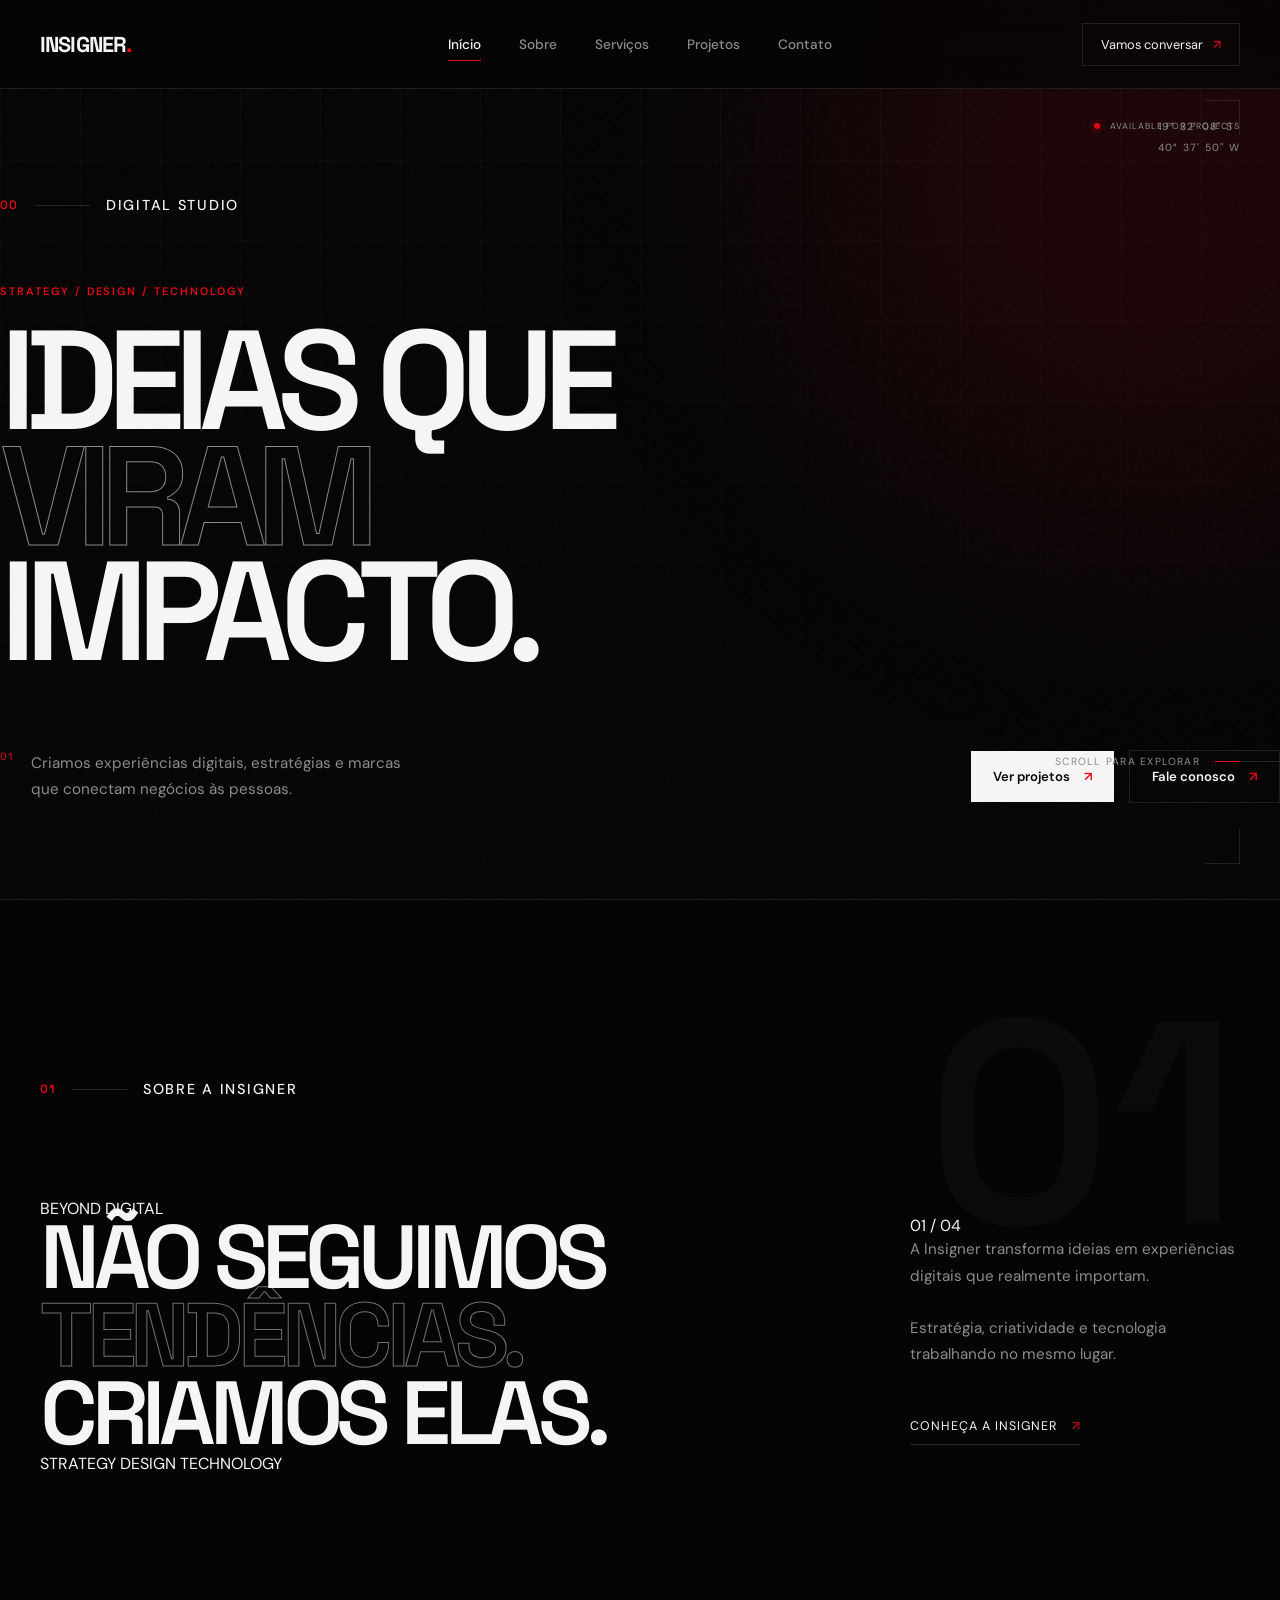
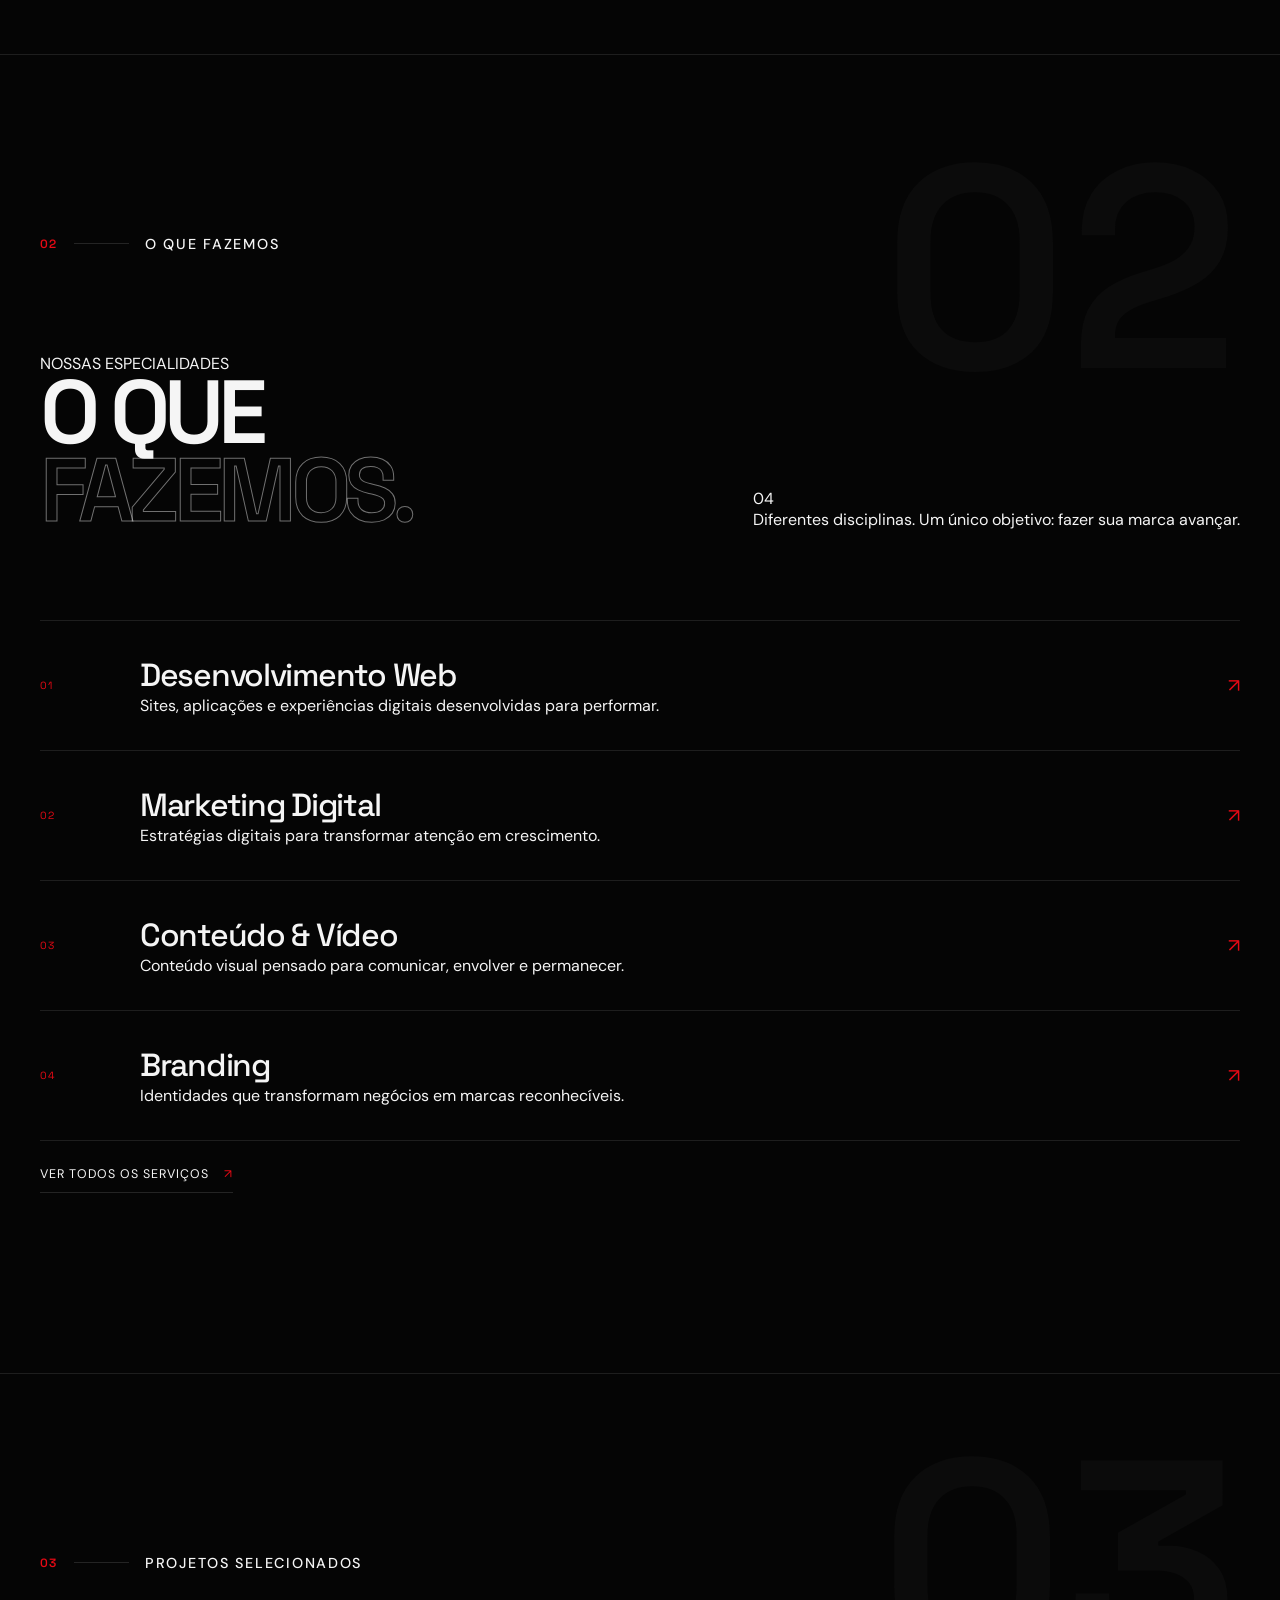
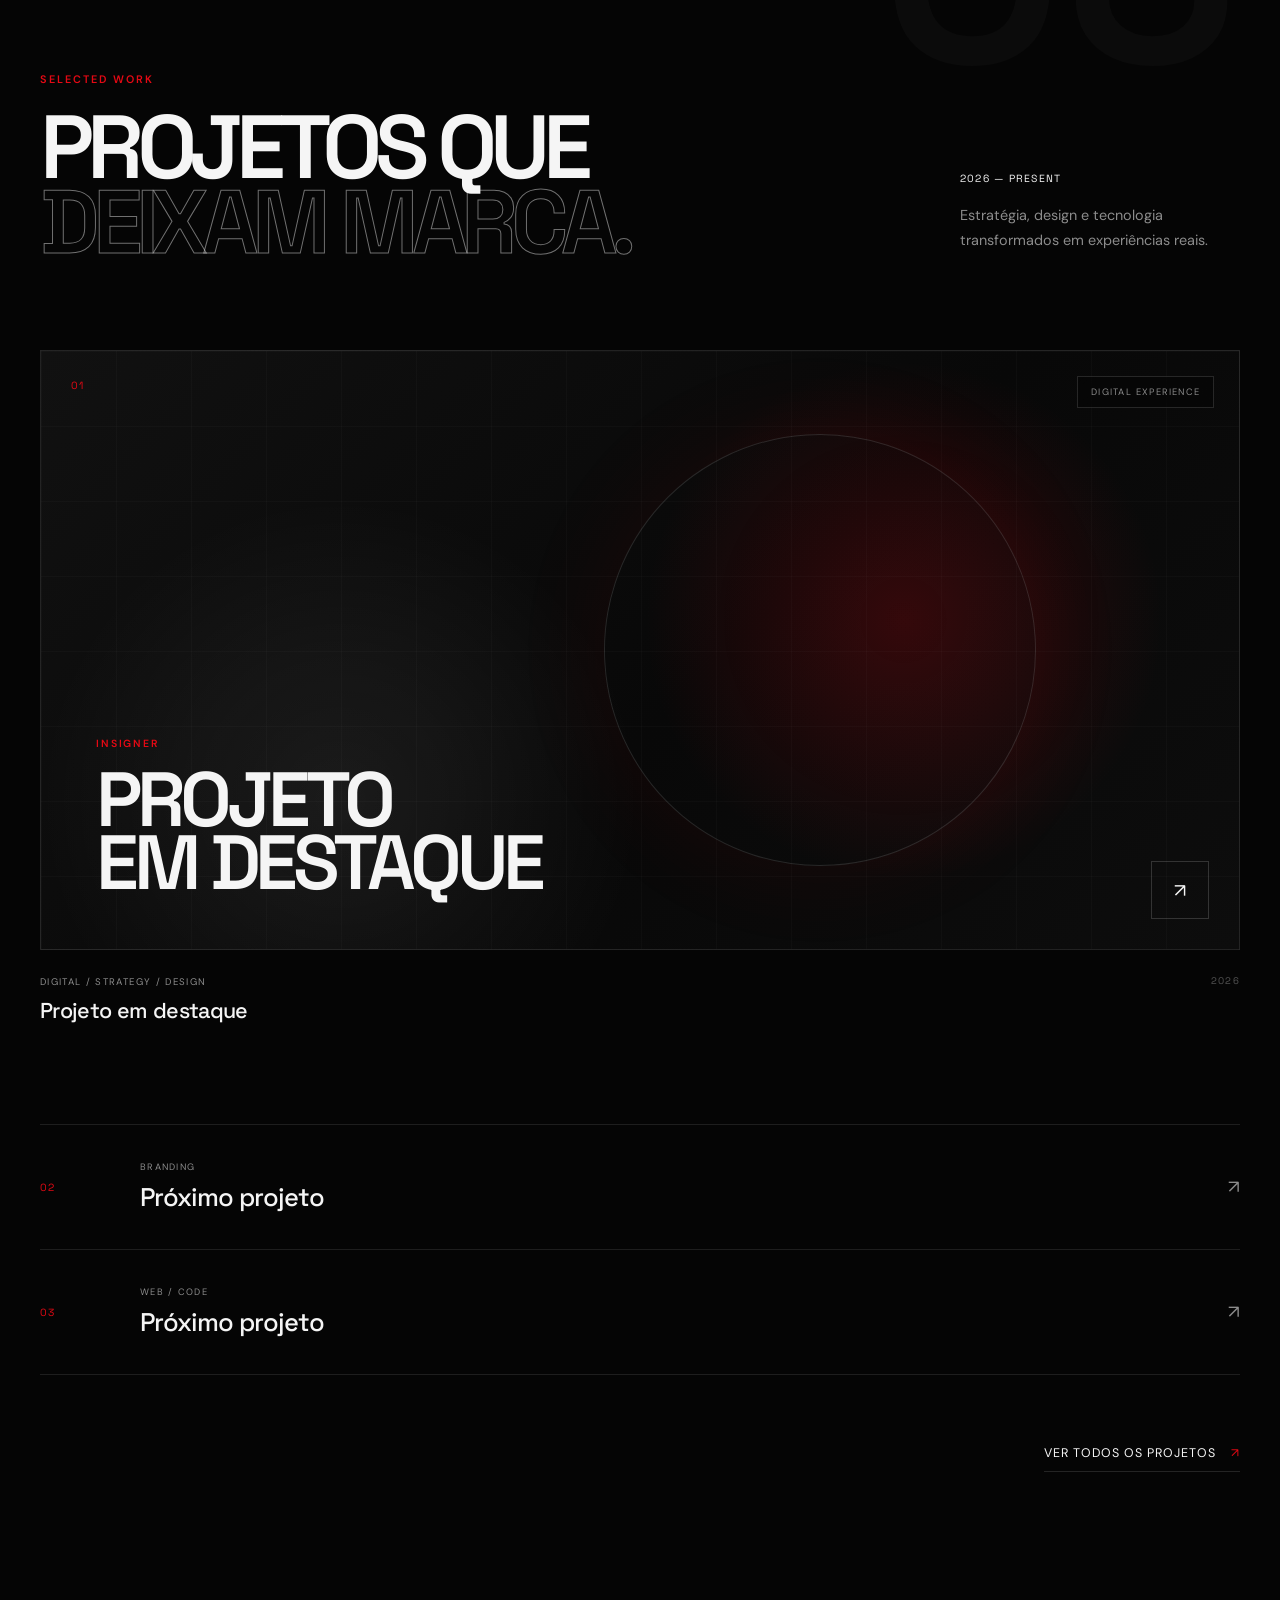
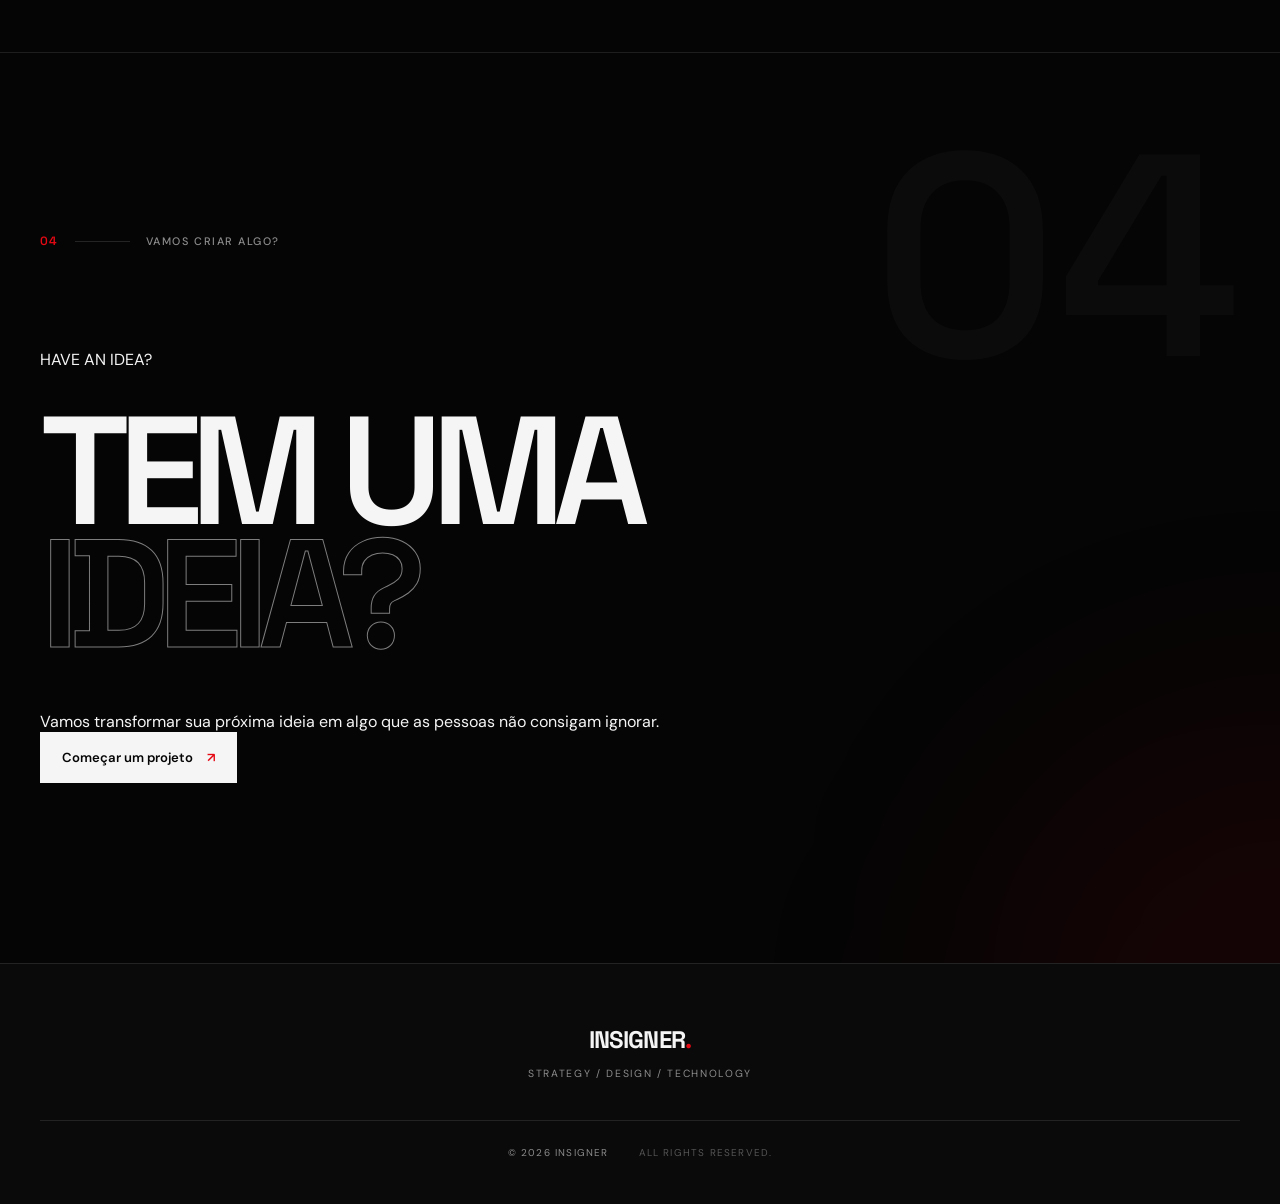
<file: pages/index.html>
<!DOCTYPE html>
<html lang="pt-BR">

<head>
    <meta charset="UTF-8">

    <meta
        name="viewport"
        content="width=device-width, initial-scale=1.0"
    >

    <meta
        name="description"
        content="Insigner — Estratégia, design e tecnologia para marcas que querem deixar sua marca."
    >

    <title>Insigner — Digital Studio</title>

    <link rel="stylesheet" href="../css/style.css">
    <link rel="stylesheet" href="../css/components.css">
    <link rel="stylesheet" href="../css/home.css">
    <link rel="stylesheet" href="../css/responsive.css">

</head>

<body>

    <!-- =====================================================
         NAVBAR
    ====================================================== -->

    <header class="navbar">

        <div class="container navbar__container">

            <a href="index.html" class="logo">
                INSIGNER<span>.</span>
            </a>

            <nav class="navbar__menu">

                <a
                    href="index.html"
                    class="navbar__link active"
                >
                    Início
                </a>

                <a
                    href="sobre.html"
                    class="navbar__link"
                >
                    Sobre
                </a>

                <a
                    href="servicos.html"
                    class="navbar__link"
                >
                    Serviços
                </a>

                <a
                    href="projetos.html"
                    class="navbar__link"
                >
                    Projetos
                </a>

                <a
                    href="contato.html"
                    class="navbar__link"
                >
                    Contato
                </a>

            </nav>

            <a
                href="contato.html"
                class="navbar__cta"
            >
                Vamos conversar
                <span>↗</span>
            </a>

            <button
                class="menu-toggle"
                aria-label="Abrir menu"
                aria-expanded="false"
            >
                <span></span>
                <span></span>
            </button>

        </div>

    </header>


    <main>

        <!-- =====================================================
             HERO
        ====================================================== -->

        <section class="hero">

            <div class="hero__background">

                <div class="hero__grid"></div>

                <div class="hero__glow"></div>

                <div class="hero__noise"></div>

            </div>


            <div class="hero__coordinates">

                <span>19° 32' 08" S</span>

                <span>40° 37' 50" W</span>

            </div>


            <div class="hero__status">

                <span class="hero__status-dot"></span>

                <span>
                    AVAILABLE FOR PROJECTS
                </span>

            </div>


            <div class="container hero__container">

                <div class="section-label hero__label">

                    <span class="section-label__number">
                        00
                    </span>

                    <span class="section-label__line"></span>

                    <span class="section-label__text">
                        Digital Studio
                    </span>

                </div>


                <div class="hero__headline">

                    <span class="hero__eyebrow">
                        STRATEGY / DESIGN / TECHNOLOGY
                    </span>

                    <h1 class="hero__title">
                        IDEIAS QUE
                        <span class="title-interactive" data-text="VIRAM">VIRAM</span>
                        IMPACTO.
                    </h1>

                </div>


                <div class="hero__bottom">

                    <div class="hero__description-wrap">

                        <span class="hero__description-number">
                            01
                        </span>

                        <p class="hero__description">
                            Criamos experiências digitais,
                            estratégias e marcas que conectam
                            negócios às pessoas.
                        </p>

                    </div>


                    <div class="hero__actions">

                        <a
                            href="projetos.html"
                            class="button button--primary"
                        >
                            Ver projetos
                            <span>↗</span>
                        </a>

                        <a
                            href="contato.html"
                            class="button button--secondary"
                        >
                            Fale conosco
                            <span>↗</span>
                        </a>

                    </div>

                </div>


                <div class="hero__scroll">

                    <span class="hero__scroll-text">
                        Scroll para explorar
                    </span>

                    <span class="hero__scroll-line"></span>

                </div>

            </div>


            <div class="hero__corner hero__corner--top"></div>

            <div class="hero__corner hero__corner--bottom"></div>

        </section>


        <!-- =====================================================
             ABOUT PREVIEW
        ====================================================== -->

        <section class="home-about">

            <div class="container">

                <div class="section-label">

                    <span class="section-label__number">
                        01
                    </span>

                    <span class="section-label__line"></span>

                    <span class="section-label__text">
                        Sobre a Insigner
                    </span>

                </div>


                <div class="home-about__content">

                    <div class="home-about__headline">

                        <span class="home-about__eyebrow">
                            BEYOND DIGITAL
                        </span>

                        <h2>

                            NÃO SEGUIMOS

                            <span class="title-interactive" data-text="TENDÊNCIAS">
                                TENDÊNCIAS.
                            </span>

                            CRIAMOS ELAS.

                        </h2>

                    </div>


                    <div class="home-about__info">

                        <span class="home-about__number">
                            01 / 04
                        </span>

                        <p class="home-about__description">
                            A Insigner transforma ideias em
                            experiências digitais que realmente
                            importam.
                        </p>

                        <p class="home-about__description muted">
                            Estratégia, criatividade e tecnologia
                            trabalhando no mesmo lugar.
                        </p>

                        <a
                            href="sobre.html"
                            class="about__link"
                        >
                            Conheça a Insigner

                            <span class="about__link-arrow">
                                ↗
                            </span>

                        </a>

                    </div>

                </div>


                <div class="home-about__footer">

                    <span>
                        STRATEGY
                    </span>

                    <span class="home-about__footer-line"></span>

                    <span>
                        DESIGN
                    </span>

                    <span class="home-about__footer-line"></span>

                    <span>
                        TECHNOLOGY
                    </span>

                </div>

            </div>

        </section>


        <!-- =====================================================
             SERVICES
        ====================================================== -->
        <section class="home-services">
        
            <div class="container">
            
                <div class="section-label">
                    <span class="section-label__number">
                        02
                    </span>
                
                    <span class="section-label__line"></span>
                
                    <span class="section-label__text">
                        O que fazemos
                    </span>
                </div>
            
            
                <div class="home-services__heading">
                
                    <div>
                        <span class="home-services__eyebrow">
                            NOSSAS ESPECIALIDADES
                        </span>
                    
                        <h2>
                            O QUE
                            <span>FAZEMOS.</span>
                        </h2>
                    </div>
                
                
                    <div class="home-services__intro">
                    
                        <span class="home-services__intro-number">
                            04
                        </span>
                    
                        <p>
                            Diferentes disciplinas.
                            Um único objetivo:
                            fazer sua marca avançar.
                        </p>
                    
                    </div>
                
                </div>
            
            
                <div class="home-services__list">
                
                    <!-- 01 -->
                    <a
                        href="servicos.html"
                        class="home-service"
                    >
                
                        <span class="home-service__number">
                            01
                        </span>
                    
                        <div class="home-service__content">
                                                                        
                            <strong>
                                Desenvolvimento Web
                            </strong>
                        
                            <p>
                                Sites, aplicações e experiências
                                digitais desenvolvidas para performar.
                            </p>
                        
                        </div>
                    
                        <span class="home-service__arrow">
                            ↗
                        </span>
                    
                    </a>
                
                
                    <!-- 02 -->
                    <a
                        href="servicos.html"
                        class="home-service"
                    >
                
                        <span class="home-service__number">
                            02
                        </span>
                    
                        <div class="home-service__content">
                                                                  
                            <strong>
                                Marketing Digital
                            </strong>
                        
                            <p>
                                Estratégias digitais para transformar
                                atenção em crescimento.
                            </p>
                        
                        </div>
                    
                        <span class="home-service__arrow">
                            ↗
                        </span>
                    
                    </a>
                
                
                    <!-- 03 -->
                    <a
                        href="servicos.html"
                        class="home-service"
                    >
                
                        <span class="home-service__number">
                            03
                        </span>
                    
                        <div class="home-service__content">
                                                                        
                            <strong>
                                Conteúdo & Vídeo
                            </strong>
                        
                            <p>
                                Conteúdo visual pensado para comunicar,
                                envolver e permanecer.
                            </p>
                        
                        </div>
                    
                        <span class="home-service__arrow">
                            ↗
                        </span>
                    
                    </a>
                
                
                    <!-- 04 -->
                    <a
                        href="servicos.html"
                        class="home-service"
                    >
                
                        <span class="home-service__number">
                            04
                        </span>
                    
                        <div class="home-service__content">
                                                                        
                            <strong>
                                Branding
                            </strong>
                        
                            <p>
                                Identidades que transformam negócios
                                em marcas reconhecíveis.
                            </p>
                        
                        </div>
                    
                        <span class="home-service__arrow">
                            ↗
                        </span>
                    
                    </a>
                
                </div>
            
            
                <div class="home-services__bottom">
                                
                    <a
                        href="servicos.html"
                        class="about__link"
                    >
                        Ver todos os serviços
                
                        <span class="about__link-arrow">
                            ↗
                        </span>
                    
                    </a>
                
                </div>
            
            </div>
        
        </section>


        <!-- =====================================================
             PROJECTS
        ====================================================== -->
            
        <section class="home-projects">
        
            <div class="container">
            
                <div class="section-label">
                    <span class="section-label__number">
                        03
                    </span>
                
                    <span class="section-label__line"></span>
                
                    <span class="section-label__text">
                        Projetos selecionados
                    </span>
                </div>
            
            
                <!-- HEADING -->
            
                <div class="home-projects__heading">
                
                    <div>
                    
                        <span class="home-projects__eyebrow">
                            SELECTED WORK
                        </span>
                    
                        <h2>
                            PROJETOS QUE
                            <span>DEIXAM MARCA.</span>
                        </h2>
                    
                    </div>
                
                    <div class="home-projects__meta">
                    
                        <span>
                            2026 — PRESENT
                        </span>
                    
                        <p>
                            Estratégia, design e tecnologia
                            transformados em experiências reais.
                        </p>
                    
                    </div>
                
                </div>
            
            
                <!-- FEATURED PROJECT -->
            
                <a
                    href="projetos.html"
                    class="project-featured"
                >
            
                    <div class="project-featured__visual">
                    
                        <span class="project-featured__number">
                            01
                        </span>
                    
                        <span class="project-featured__category">
                            DIGITAL EXPERIENCE
                        </span>
                    
                        <span class="project-featured__arrow">
                            ↗
                        </span>
                    
                        <div class="project-featured__content">
                        
                            <span>
                                INSIGNER
                            </span>
                        
                            <strong>
                                PROJETO<br>
                                EM DESTAQUE
                            </strong>
                        
                        </div>
                    
                    </div>
                
                
                    <div class="project-featured__info">
                    
                        <div>
                        
                            <span>
                                DIGITAL / STRATEGY / DESIGN
                            </span>
                        
                            <h3>
                                Projeto em destaque
                            </h3>
                        
                        </div>
                    
                        <span>
                            2026
                        </span>
                    
                    </div>
                
                </a>
            
            
                <!-- OTHER PROJECTS -->
            
                <div class="home-projects__list">
                
                    <a
                        href="projetos.html"
                        class="project-row"
                    >
                
                        <span class="project-row__number">
                            02
                        </span>
                    
                        <div class="project-row__name">
                        
                            <span>
                                BRANDING
                            </span>
                        
                            <strong>
                                Próximo projeto
                            </strong>
                        
                        </div>
                    
                        <span class="project-row__arrow">
                            ↗
                        </span>
                    
                    </a>
                
                
                    <a
                        href="projetos.html"
                        class="project-row"
                    >
                
                        <span class="project-row__number">
                            03
                        </span>
                    
                        <div class="project-row__name">
                        
                            <span>
                                WEB / CODE
                            </span>
                        
                            <strong>
                                Próximo projeto
                            </strong>
                        
                        </div>
                    
                        <span class="project-row__arrow">
                            ↗
                        </span>
                    
                    </a>
                
                </div>
            
            
                <div class="home-projects__bottom">
                
                    <a
                        href="projetos.html"
                        class="about__link"
                    >
                
                        Ver todos os projetos
                
                        <span class="about__link-arrow">
                            ↗
                        </span>
                    
                    </a>
                
                </div>
            
            </div>
        
        </section>

        <!-- =====================================================
             CTA
        ====================================================== -->

        <section class="home-cta">

            <div class="home-cta__background">

                <span></span>
                <span></span>

            </div>


            <div class="container">

                <div class="section-label">

                    <span class="section-label__number">
                        04
                    </span>

                    <span class="section-label__line"></span>

                    <span class="section-label__text">
                        Vamos criar algo?
                    </span>

                </div>


                <span class="home-cta__eyebrow">
                    HAVE AN IDEA?
                </span>


                <h2>

                    TEM UMA

                    <span>IDEIA?</span>

                </h2>


                <div class="home-cta__bottom">

                    <p>
                        Vamos transformar sua próxima ideia
                        em algo que as pessoas não consigam ignorar.
                    </p>


                    <a
                        href="contato.html"
                        class="button button--primary"
                    >
                        Começar um projeto
                        <span>↗</span>
                    </a>

                </div>

            </div>

        </section>

    </main>


    <!-- =====================================================
     FOOTER
====================================================== -->

<footer class="footer">

    <div class="container footer__container">

        <div class="footer__brand">

            <a href="index.html" class="logo">
                INSIGNER<span>.</span>
            </a>

            <p>
                Strategy / Design / Technology
            </p>

        </div>


        <div class="footer__right">

            <span>
                © 2026 Insigner
            </span>

            <span>
                All rights reserved.
            </span>

        </div>

    </div>

</footer>
</body>
</file>
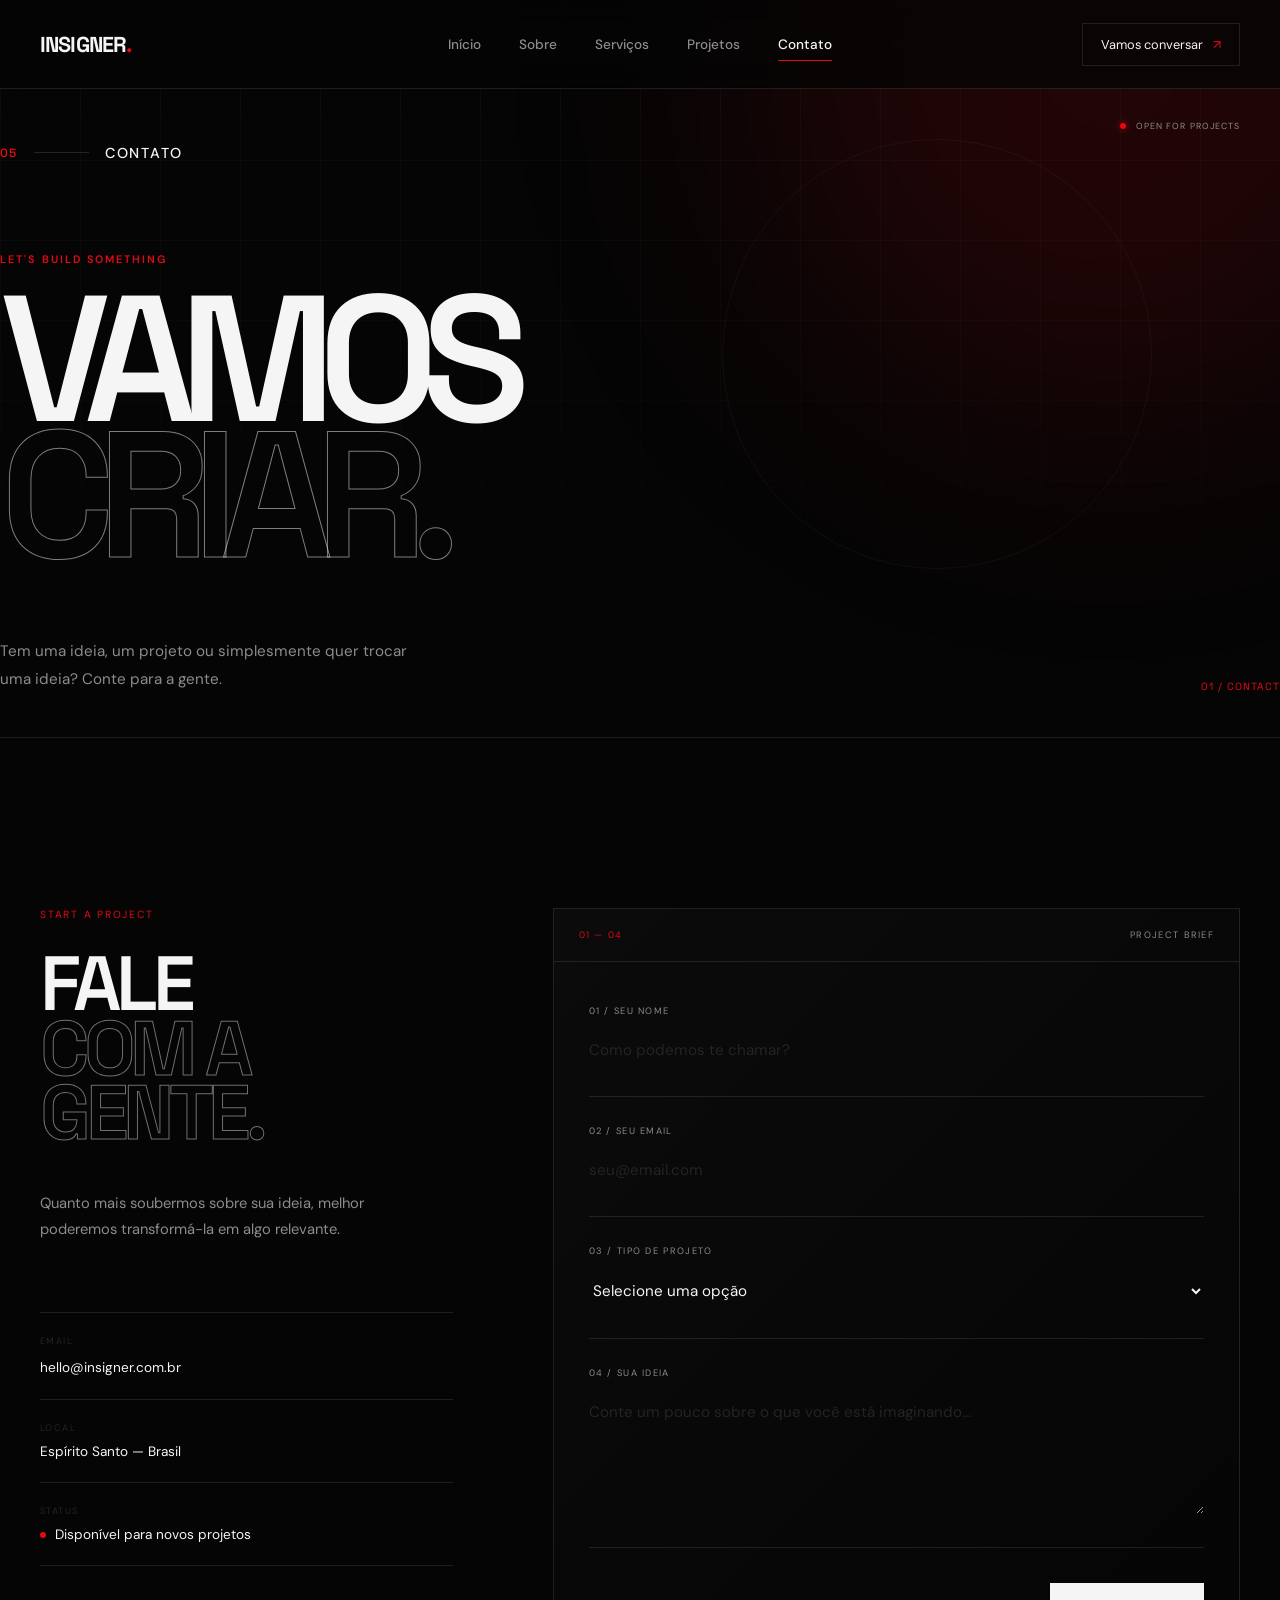
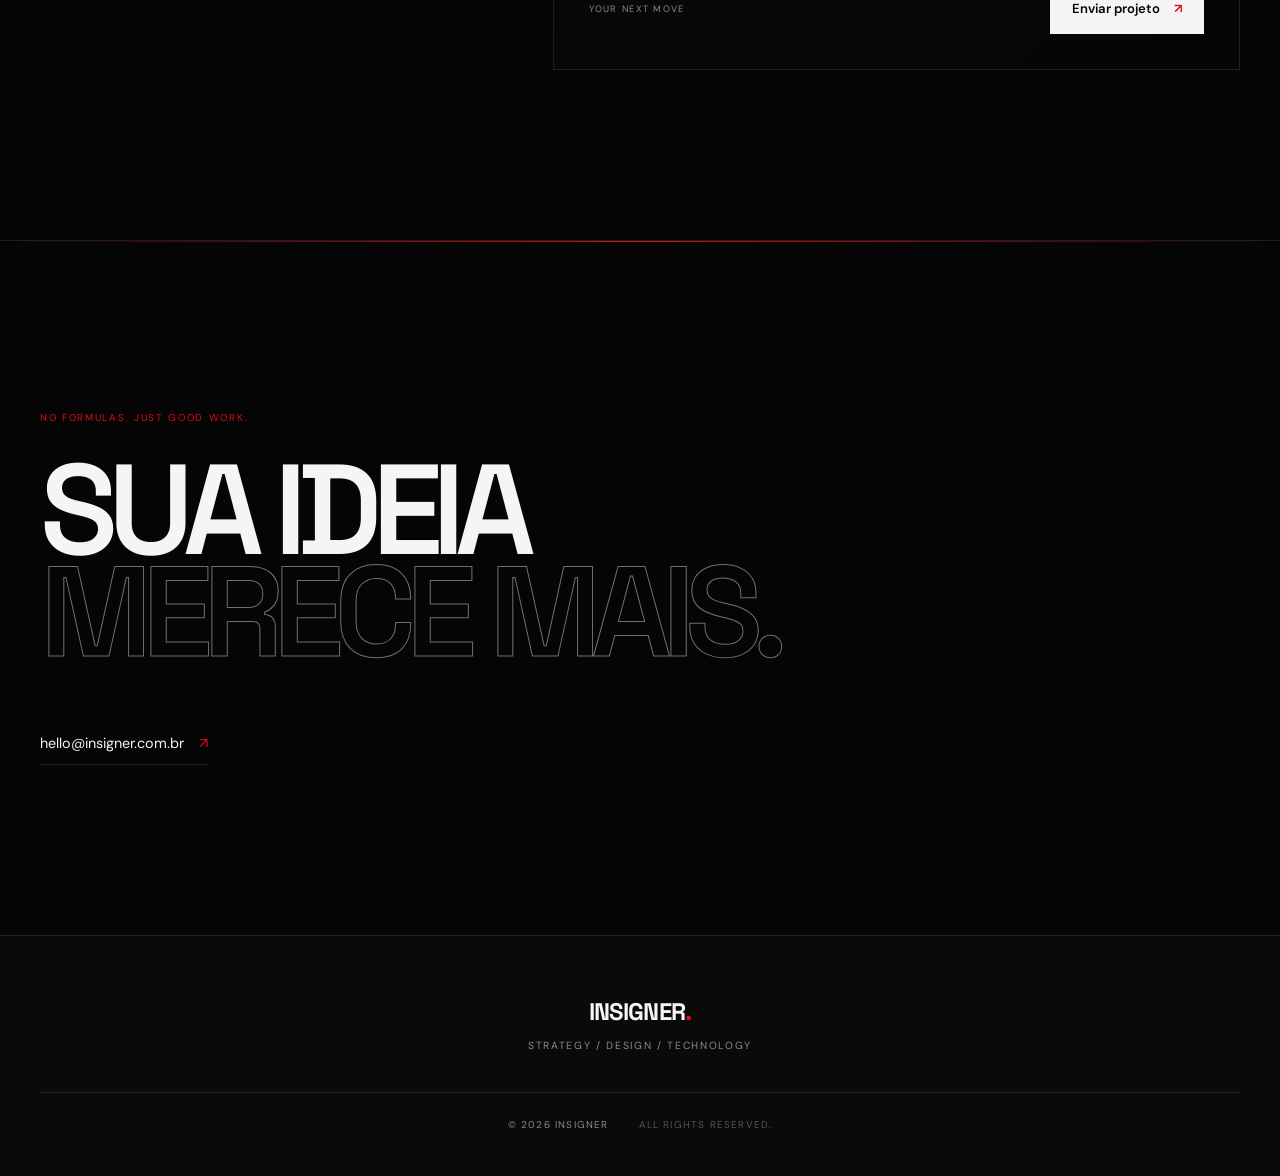
<file: pages/contato.html>
<!DOCTYPE html>
<html lang="pt-BR">

<head>
    <meta charset="UTF-8">
    <meta name="viewport" content="width=device-width, initial-scale=1.0">

    <meta
        name="description"
        content="Entre em contato com a Insigner e transforme sua próxima ideia em uma experiência que deixa marca."
    >

    <title>Contato — Insigner</title>

    <link rel="stylesheet" href="../css/style.css">
    <link rel="stylesheet" href="../css/components.css">
    <link rel="stylesheet" href="../css/contact.css">
    <link rel="stylesheet" href="../css/responsive.css">
</head>

<body>

<header class="navbar">
    <div class="container navbar__container">

        <a href="index.html" class="logo">
            INSIGNER<span>.</span>
        </a>

        <nav class="navbar__menu">

            <a href="index.html" class="navbar__link">
                Início
            </a>

            <a href="sobre.html" class="navbar__link">
                Sobre
            </a>

            <a href="servicos.html" class="navbar__link">
                Serviços
            </a>

            <a href="projetos.html" class="navbar__link">
                Projetos
            </a>

            <a href="contato.html" class="navbar__link active">
                Contato
            </a>

        </nav>

        <a href="contato.html" class="navbar__cta">
            Vamos conversar
            <span>↗</span>
        </a>

        <button
            class="menu-toggle"
            aria-label="Abrir menu"
            aria-expanded="false"
        >
            <span></span>
            <span></span>
        </button>

    </div>
</header>


<main>

    <section class="contact-hero">

        <div class="contact-hero__background">
            <div class="contact-hero__grid"></div>
            <div class="contact-hero__glow"></div>
            <div class="contact-hero__orb"></div>
        </div>

        <div class="contact-hero__status">
            <span class="contact-hero__status-dot"></span>
            <span>OPEN FOR PROJECTS</span>
        </div>

        <div class="container">

            <div class="section-label">

                <span class="section-label__number">
                    05
                </span>

                <span class="section-label__line"></span>

                <span class="section-label__text">
                    Contato
                </span>

            </div>


            <div class="contact-hero__heading">

                <span class="contact-hero__eyebrow">
                    LET'S BUILD SOMETHING
                </span>

                <h1>
                    VAMOS
                    <span>CRIAR.</span>
                </h1>

            </div>


            <div class="contact-hero__bottom">

                <p>
                    Tem uma ideia, um projeto ou simplesmente
                    quer trocar uma ideia? Conte para a gente.
                </p>

                <span class="contact-hero__index">
                    01 / CONTACT
                </span>

            </div>

        </div>

    </section>



    <section class="contact-area">

        <div class="container">

            <div class="contact-area__layout">


                <aside class="contact-info">

                    <span class="contact-info__eyebrow">
                        START A PROJECT
                    </span>

                    <h2>
                        FALE
                        <span>COM A GENTE.</span>
                    </h2>

                    <p>
                        Quanto mais soubermos sobre sua ideia,
                        melhor poderemos transformá-la em algo
                        relevante.
                    </p>


                    <div class="contact-info__details">


                        <div class="contact-info__detail">

                            <span>
                                EMAIL
                            </span>

                            <a href="mailto:hello@insigner.com.br">
                                hello@insigner.com.br
                            </a>

                        </div>


                        <div class="contact-info__detail">

                            <span>
                                LOCAL
                            </span>

                            <p>
                                Espírito Santo — Brasil
                            </p>

                        </div>


                        <div class="contact-info__detail">

                            <span>
                                STATUS
                            </span>

                            <p class="contact-info__available">

                                <i></i>

                                Disponível para novos projetos

                            </p>

                        </div>


                    </div>

                </aside>



                <div class="contact-form-wrap">

                    <div class="contact-form-wrap__top">

                        <span>
                            01 — 04
                        </span>

                        <span>
                            PROJECT BRIEF
                        </span>

                    </div>


                    <form class="contact-form">


                        <div class="contact-form__group">

                            <label for="name">
                                01 / SEU NOME
                            </label>

                            <input
                                type="text"
                                id="name"
                                name="name"
                                placeholder="Como podemos te chamar?"
                                required
                            >

                        </div>


                        <div class="contact-form__group">

                            <label for="email">
                                02 / SEU EMAIL
                            </label>

                            <input
                                type="email"
                                id="email"
                                name="email"
                                placeholder="seu@email.com"
                                required
                            >

                        </div>


                        <div class="contact-form__group">

                            <label for="project">
                                03 / TIPO DE PROJETO
                            </label>

                            <select
                                id="project"
                                name="project"
                                required
                            >

                                <option
                                    value=""
                                    selected
                                    disabled
                                >
                                    Selecione uma opção
                                </option>

                                <option value="website">
                                    Desenvolvimento Web
                                </option>

                                <option value="marketing">
                                    Marketing Digital
                                </option>

                                <option value="branding">
                                    Branding
                                </option>

                                <option value="content">
                                    Conteúdo & Vídeo
                                </option>

                                <option value="other">
                                    Outro projeto
                                </option>

                            </select>

                        </div>


                        <div class="contact-form__group">

                            <label for="message">
                                04 / SUA IDEIA
                            </label>

                            <textarea
                                id="message"
                                name="message"
                                rows="5"
                                placeholder="Conte um pouco sobre o que você está imaginando..."
                                required
                            ></textarea>

                        </div>


                        <div class="contact-form__bottom">

                            <span>
                                YOUR NEXT MOVE
                            </span>

                            <button
                                type="submit"
                                class="button button--primary"
                            >
                                Enviar projeto
                                <span>↗</span>
                            </button>

                        </div>


                    </form>

                </div>

            </div>

        </div>

    </section>



    <section class="contact-final">

        <div class="contact-final__line"></div>

        <div class="container">

            <span>
                NO FORMULAS. JUST GOOD WORK.
            </span>

            <h2>
                SUA IDEIA
                <span>MERECE MAIS.</span>
            </h2>

            <a
                href="mailto:hello@insigner.com.br"
                class="contact-final__email"
            >
                hello@insigner.com.br
                <span>↗</span>
            </a>

        </div>

    </section>

</main>



<footer class="footer">

    <div class="container footer__container">

        <div class="footer__brand">

            <a href="index.html" class="logo">
                INSIGNER<span>.</span>
            </a>

            <p>
                Strategy / Design / Technology
            </p>

        </div>


        <div class="footer__right">

            <span>
                © 2026 Insigner
            </span>

            <span>
                All rights reserved.
            </span>

        </div>

    </div>

</footer>



<script src="../js/navbar.js"></script>
<script src="../js/animations.js"></script>
<script src="../js/main.js"></script>

</body>
</html>
</file>
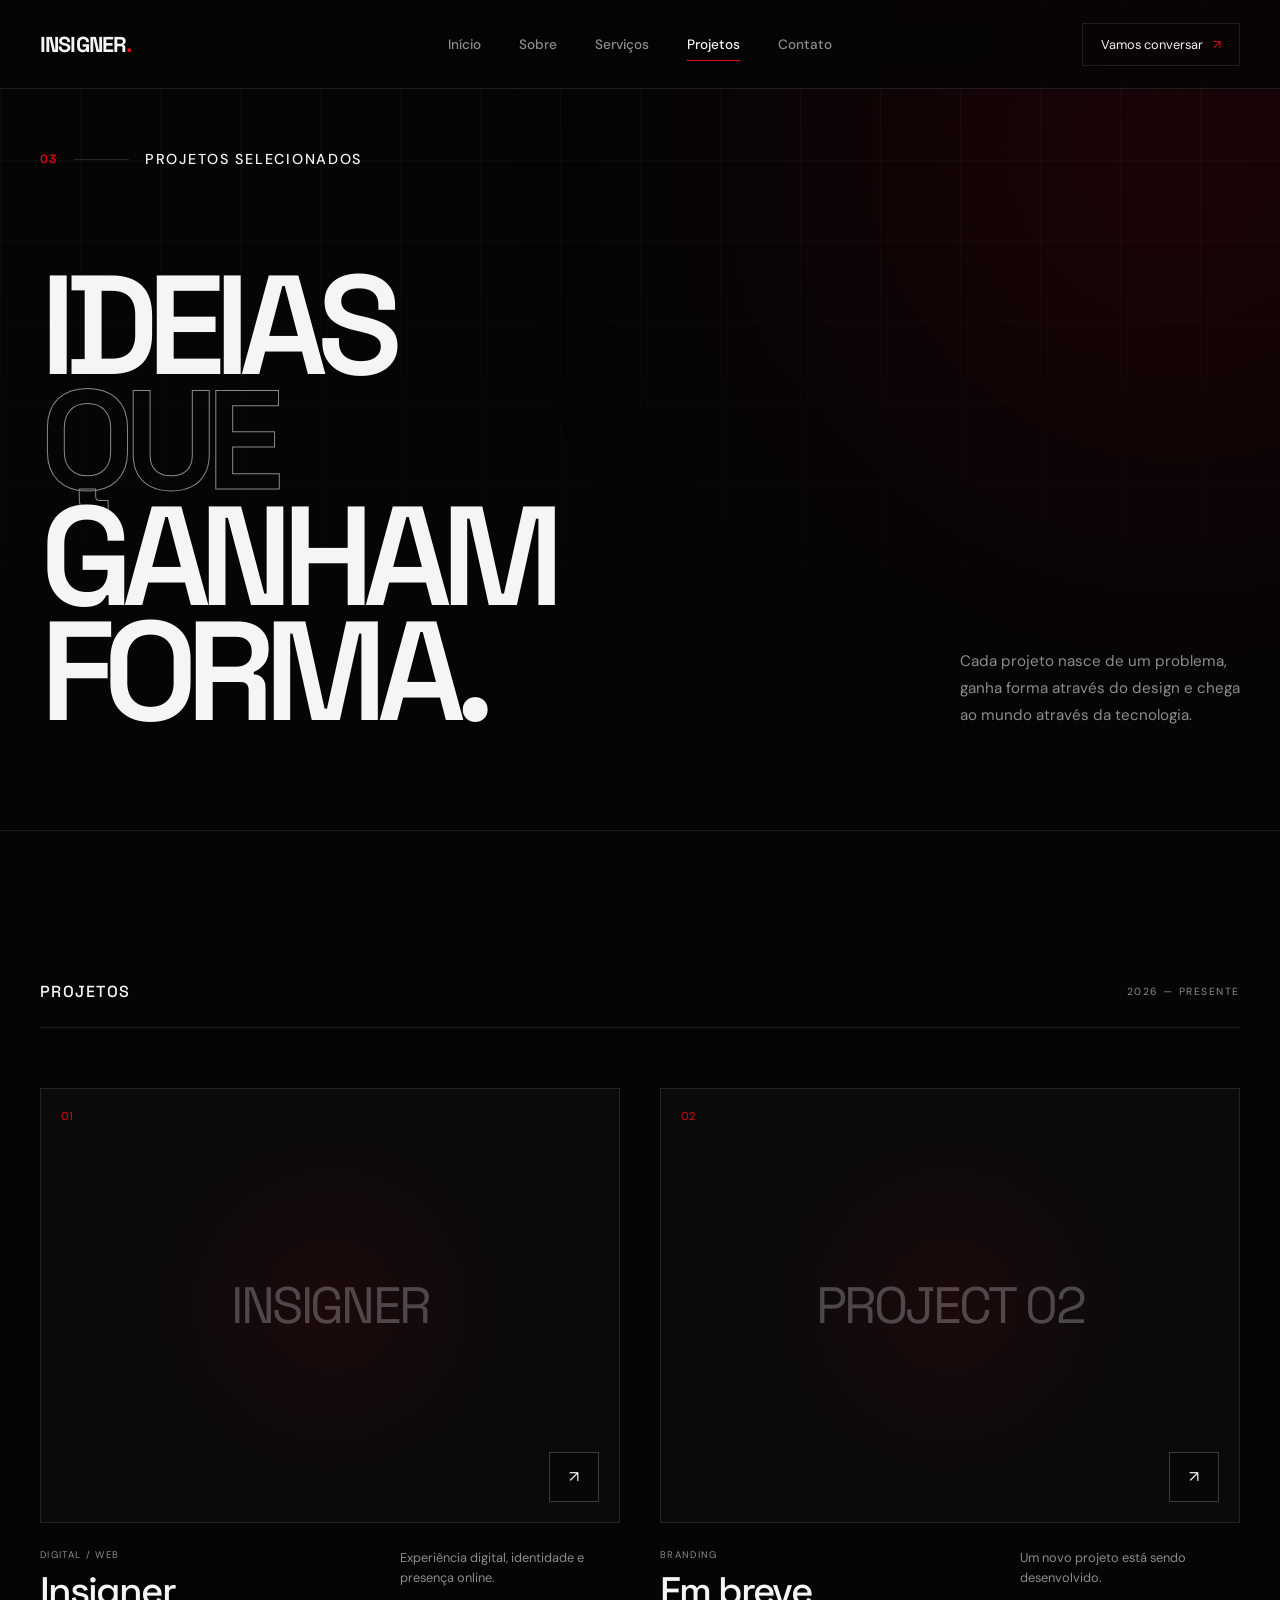
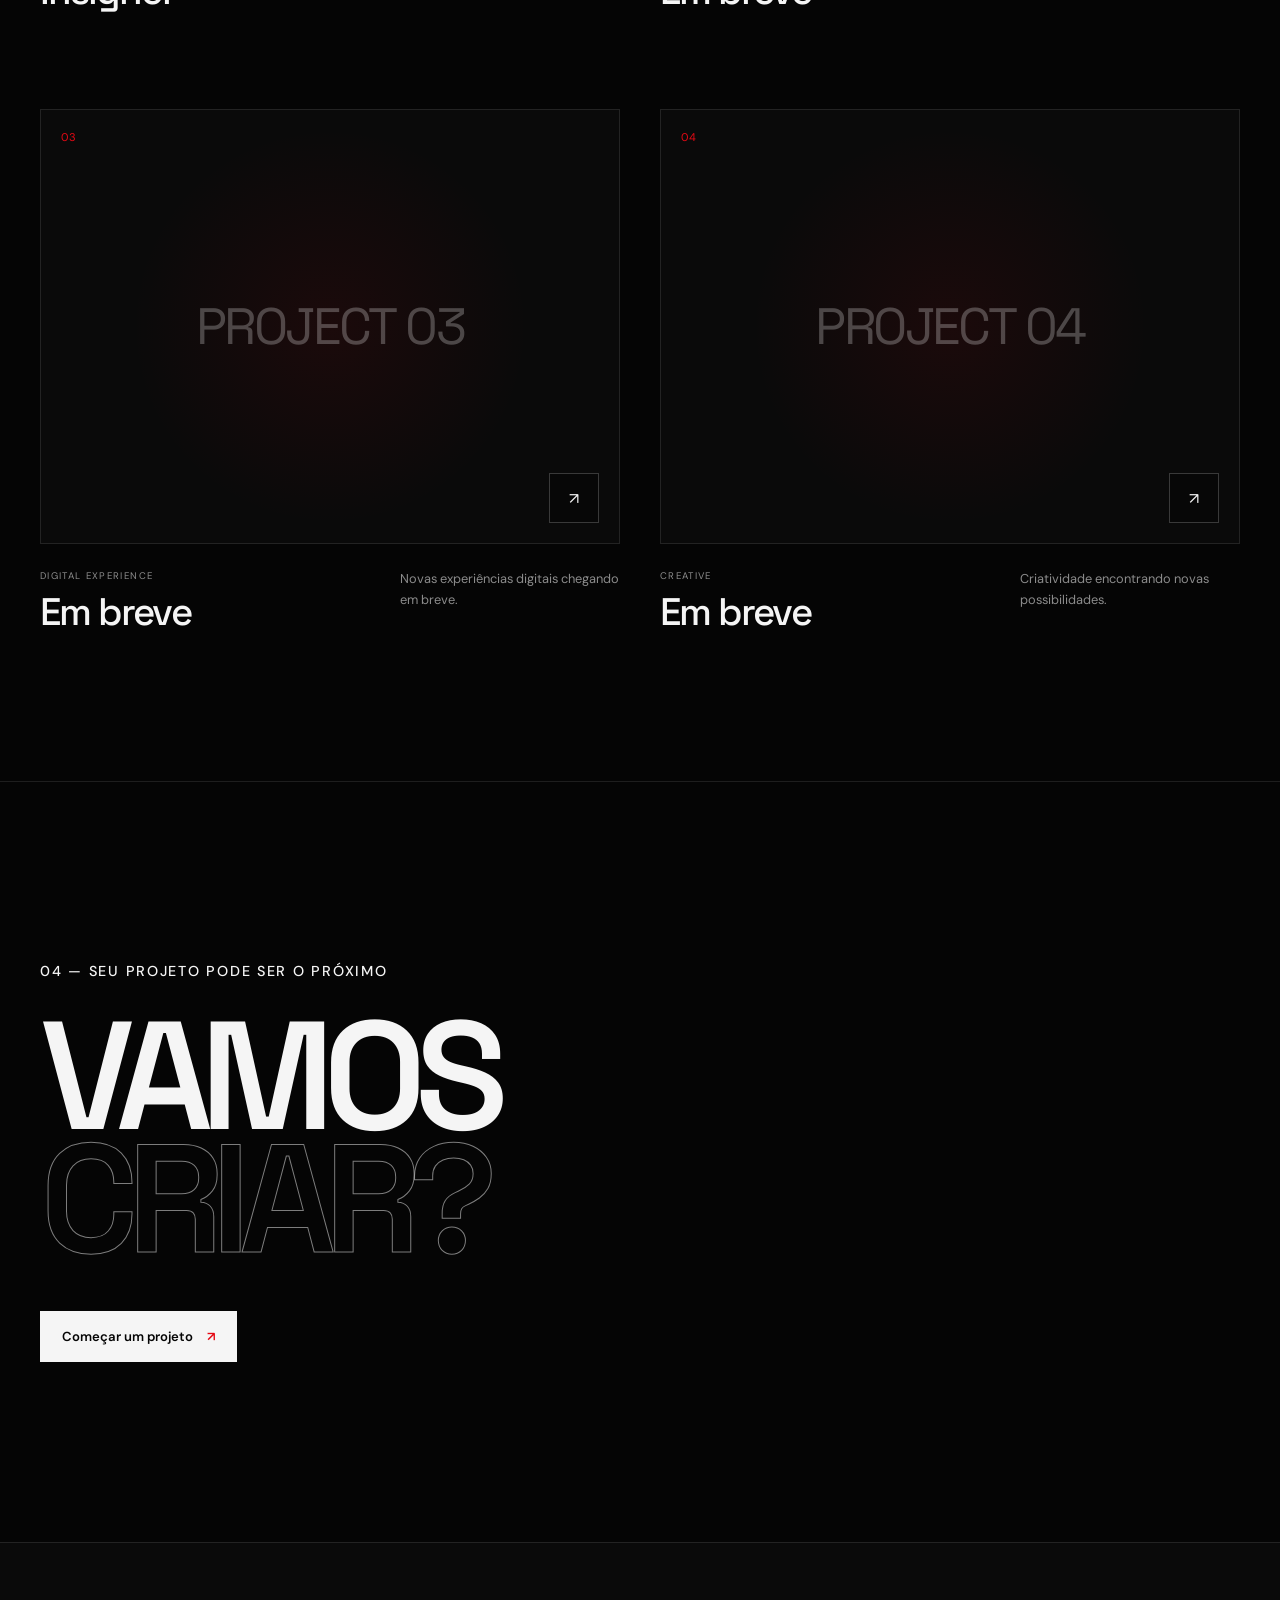
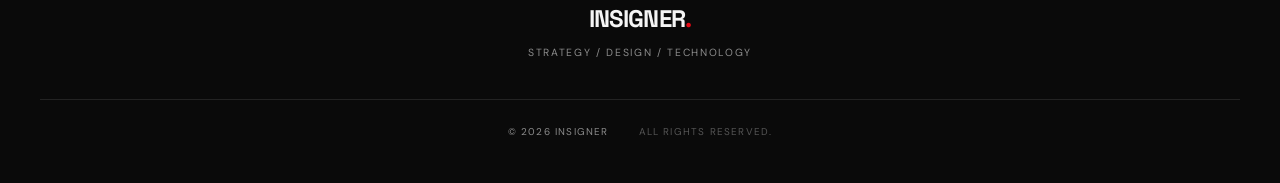
<file: pages/projetos.html>
<!DOCTYPE html>
<html lang="pt-BR">

<head>
    <meta charset="UTF-8">

    <meta
        name="viewport"
        content="width=device-width, initial-scale=1.0"
    >

    <meta
        name="description"
        content="Insigner — Projetos, experiências digitais e trabalhos selecionados."
    >

    <title>Projetos — Insigner</title>

    <link rel="stylesheet" href="../css/style.css">
    <link rel="stylesheet" href="../css/components.css">
    <link rel="stylesheet" href="../css/projetos.css">
    <link rel="stylesheet" href="../css/responsive.css">
</head>


<body>

    <!-- ==================== NAVBAR ==================== -->

    <header class="navbar">

        <div class="container navbar__container">

            <a href="index.html" class="logo">
                INSIGNER<span>.</span>
            </a>

            <nav class="navbar__menu">

                <a href="index.html" class="navbar__link">
                    Início
                </a>

                <a href="sobre.html" class="navbar__link">
                    Sobre
                </a>

                <a href="servicos.html" class="navbar__link">
                    Serviços
                </a>

                <a href="projetos.html" class="navbar__link active">
                    Projetos
                </a>

                <a href="contato.html" class="navbar__link">
                    Contato
                </a>

            </nav>

            <a href="contato.html" class="navbar__cta">
                Vamos conversar
                <span>↗</span>
            </a>

            <button
                class="menu-toggle"
                aria-label="Abrir menu"
                aria-expanded="false"
            >
                <span></span>
                <span></span>
            </button>

        </div>

    </header>


    <!-- ==================== MAIN ==================== -->

    <main>


        <!-- ==================== HERO ==================== -->

        <section class="projects-hero">

            <div class="projects-hero__background">
                <div class="projects-hero__grid"></div>
                <div class="projects-hero__glow"></div>
            </div>


            <div class="container">

                <div class="section-label">

                    <span class="section-label__number">
                        03
                    </span>

                    <span class="section-label__line"></span>

                    <span class="section-label__text">
                        Projetos selecionados
                    </span>

                </div>


                <div class="projects-hero__content">

                    <h1 class="projects-hero__title">
                        IDEIAS
                            <span 
                            class="title-interactive" 
                            data-text="QUE"
                            >
                            QUE
                            </span>
                        <strong>GANHAM FORMA.</strong>
                    </h1>


                    <p>
                        Cada projeto nasce de um problema,
                        ganha forma através do design e
                        chega ao mundo através da tecnologia.
                    </p>

                </div>

            </div>

        </section>


        <!-- ==================== PROJECTS ==================== -->

        <section class="projects">

            <div class="container">

                <div class="projects__header">

                    <span>
                        PROJETOS
                    </span>

                    <span>
                        2026 — PRESENTE
                    </span>

                </div>


                <div class="projects__grid">


                    <!-- PROJETO 01 -->

                    <article class="project-card">

                        <div class="project-card__image">

                            <div class="project-card__placeholder">
                                INSIGNER
                            </div>

                            <span class="project-card__number">
                                01
                            </span>

                            <span class="project-card__arrow">
                                ↗
                            </span>

                        </div>


                        <div class="project-card__info">

                            <div>

                                <span class="project-card__category">
                                    DIGITAL / WEB
                                </span>

                                <h2>
                                    Insigner
                                </h2>

                            </div>

                            <p>
                                Experiência digital,
                                identidade e presença
                                online.
                            </p>

                        </div>

                    </article>


                    <!-- PROJETO 02 -->

                    <article class="project-card">

                        <div class="project-card__image">

                            <div class="project-card__placeholder">
                                PROJECT 02
                            </div>

                            <span class="project-card__number">
                                02
                            </span>

                            <span class="project-card__arrow">
                                ↗
                            </span>

                        </div>


                        <div class="project-card__info">

                            <div>

                                <span class="project-card__category">
                                    BRANDING
                                </span>

                                <h2>
                                    Em breve
                                </h2>

                            </div>

                            <p>
                                Um novo projeto está
                                sendo desenvolvido.
                            </p>

                        </div>

                    </article>


                    <!-- PROJETO 03 -->

                    <article class="project-card">

                        <div class="project-card__image">

                            <div class="project-card__placeholder">
                                PROJECT 03
                            </div>

                            <span class="project-card__number">
                                03
                            </span>

                            <span class="project-card__arrow">
                                ↗
                            </span>

                        </div>


                        <div class="project-card__info">

                            <div>

                                <span class="project-card__category">
                                    DIGITAL EXPERIENCE
                                </span>

                                <h2>
                                    Em breve
                                </h2>

                            </div>

                            <p>
                                Novas experiências digitais
                                chegando em breve.
                            </p>

                        </div>

                    </article>


                    <!-- PROJETO 04 -->

                    <article class="project-card">

                        <div class="project-card__image">

                            <div class="project-card__placeholder">
                                PROJECT 04
                            </div>

                            <span class="project-card__number">
                                04
                            </span>

                            <span class="project-card__arrow">
                                ↗
                            </span>

                        </div>


                        <div class="project-card__info">

                            <div>

                                <span class="project-card__category">
                                    CREATIVE
                                </span>

                                <h2>
                                    Em breve
                                </h2>

                            </div>

                            <p>
                                Criatividade encontrando
                                novas possibilidades.
                            </p>

                        </div>

                    </article>

                </div>

            </div>

        </section>


        <!-- ==================== CTA ==================== -->

        <section class="projects-cta">

            <div class="container">

                <span class="section-label__text">
                    04 — Seu projeto pode ser o próximo
                </span>


                <h2>
                    VAMOS
                    <span
                        class="title-interactive"
                        data-text="CRIAR?"
                    >
                        CRIAR?
                    </span>
                </h2>   


                <a
                    href="contato.html"
                    class="button button--primary"
                >
                    Começar um projeto
                    <span>↗</span>
                </a>

            </div>

        </section>

    </main>


    <!-- =====================================================
         FOOTER
    ====================================================== -->
    
    <footer class="footer">
    
        <div class="container footer__container">
        
            <div class="footer__brand">
            
                <a href="index.html" class="logo">
                    INSIGNER<span>.</span>
                </a>
            
                <p>
                    Strategy / Design / Technology
                </p>
            
            </div>
        
        
            <div class="footer__right">
            
                <span>
                    © 2026 Insigner
                </span>
            
                <span>
                    All rights reserved.
                </span>
            
            </div>
        
        </div>
    
    </footer>


    <!-- ==================== SCRIPTS ==================== -->

    <script src="../js/navbar.js"></script>
    <script src="../js/animations.js"></script>
    <script src="../js/main.js"></script>

</body>

</html>
</file>
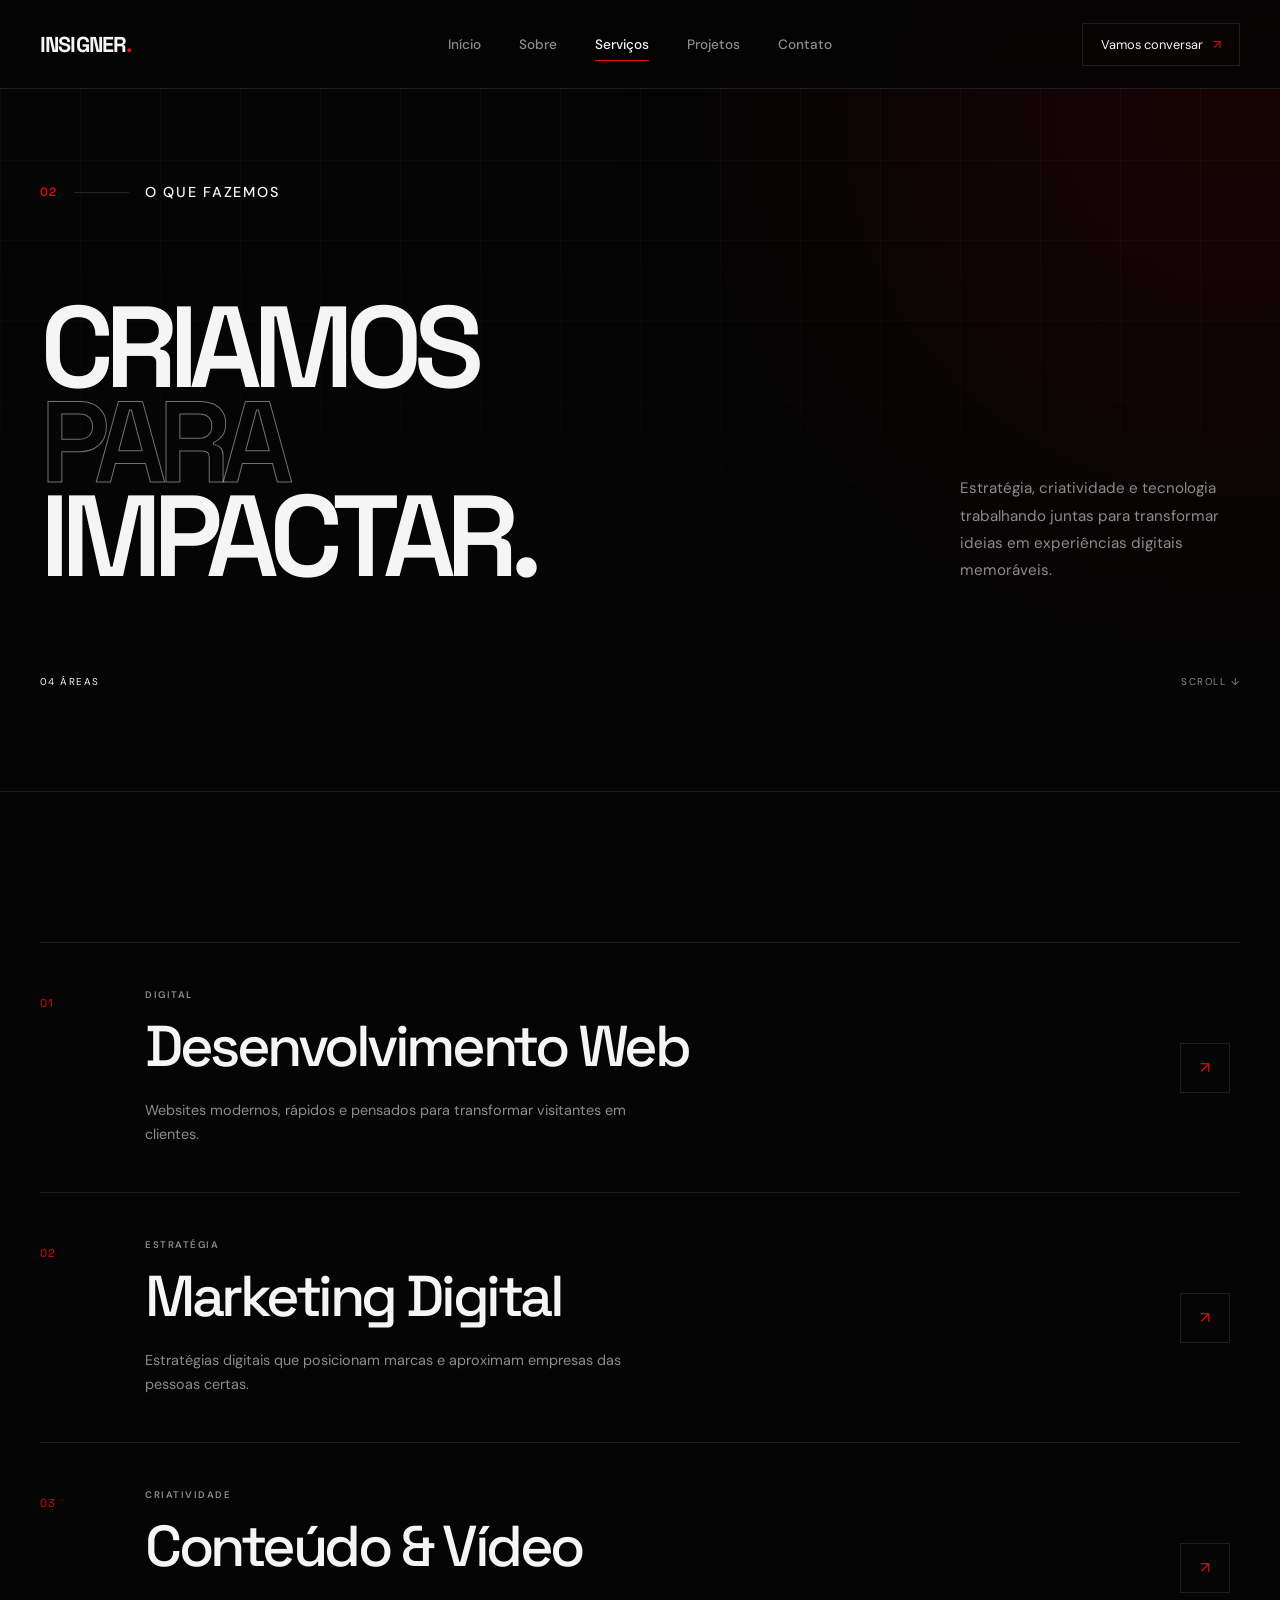
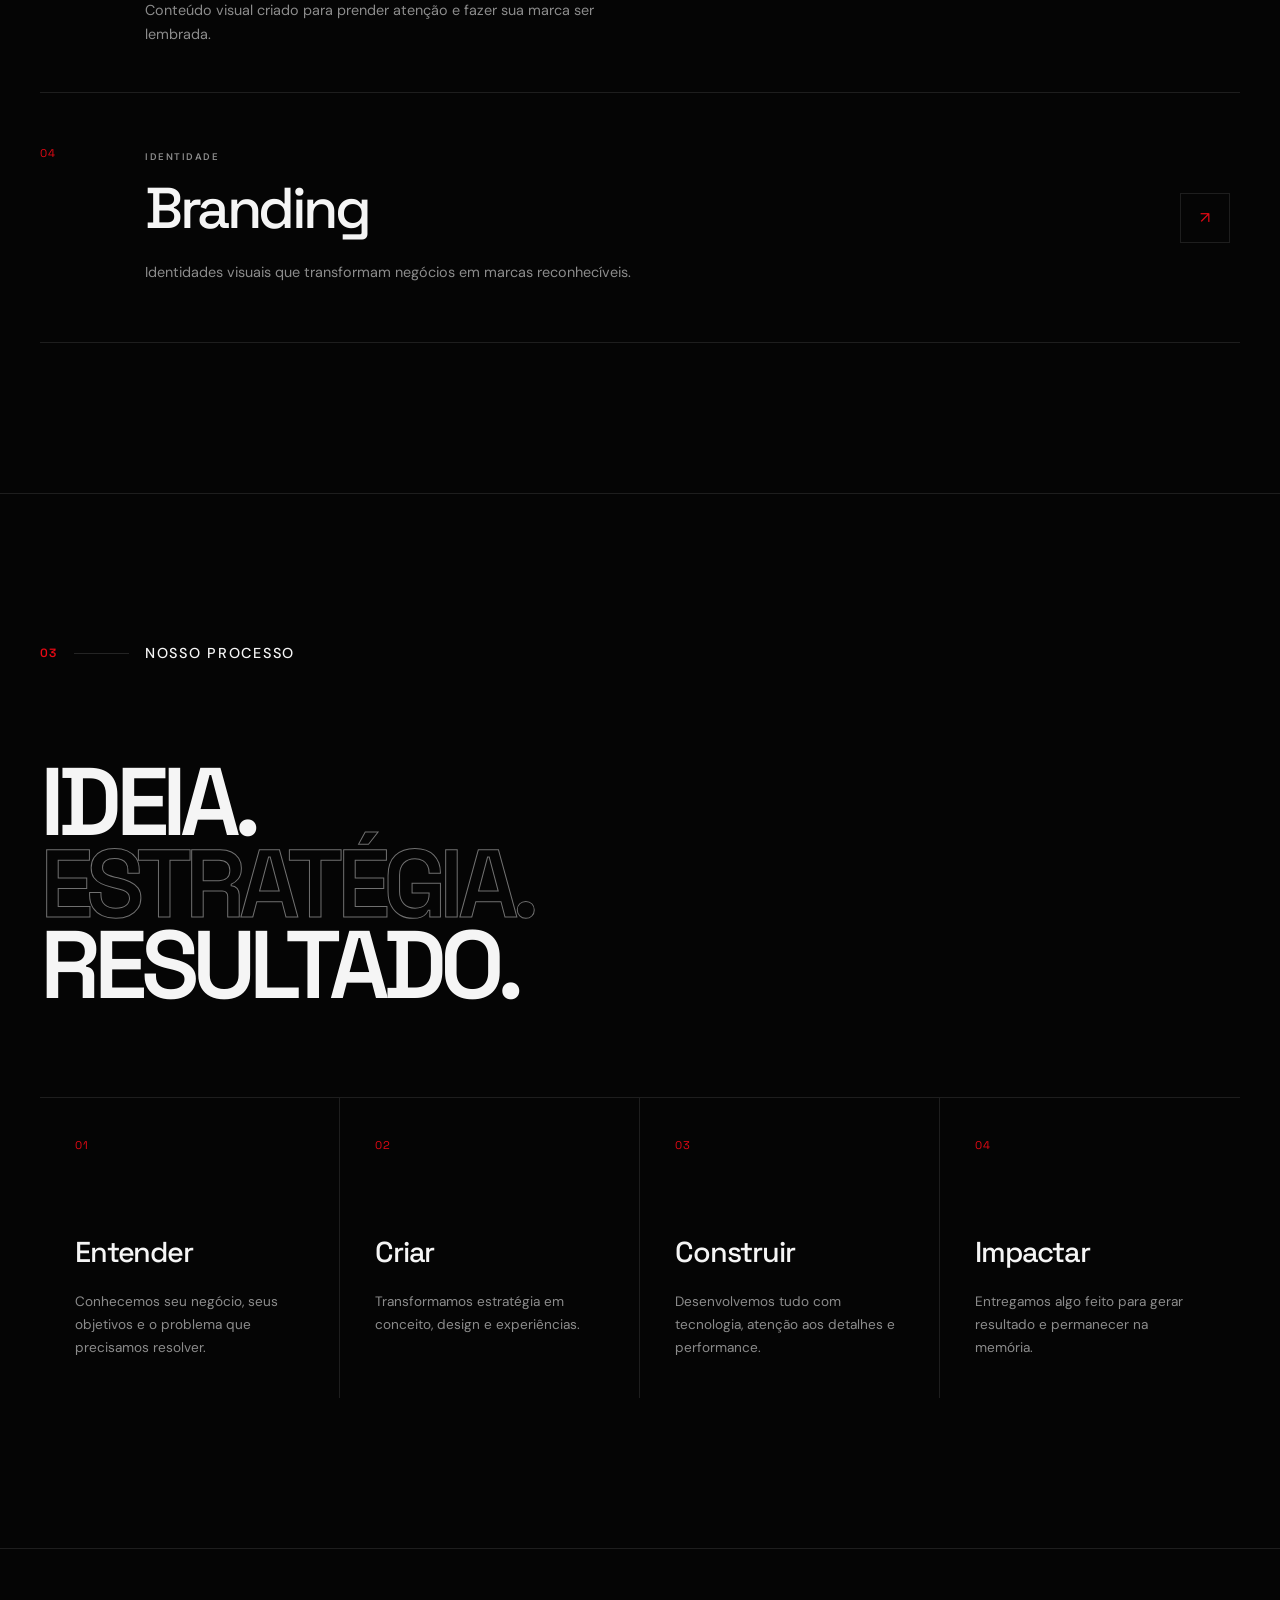
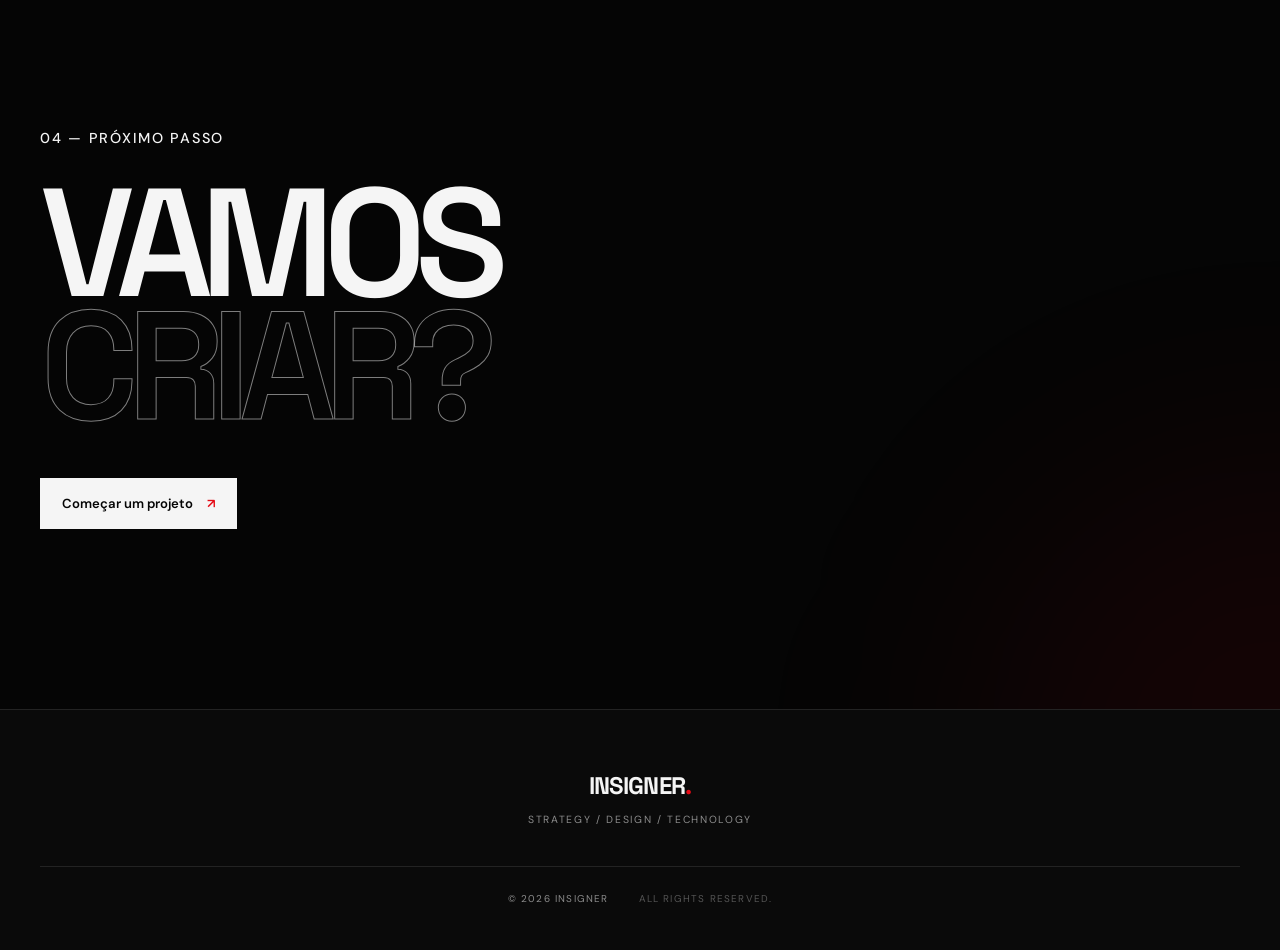
<file: pages/servicos.html>
<!DOCTYPE html>
<html lang="pt-BR">

<head>
    <meta charset="UTF-8">

    <meta
        name="viewport"
        content="width=device-width, initial-scale=1.0"
    >

    <meta
        name="description"
        content="Insigner — Serviços de desenvolvimento web, marketing digital, conteúdo, vídeo e branding."
    >

    <title>Serviços — Insigner</title>

    <link rel="stylesheet" href="../css/style.css">
    <link rel="stylesheet" href="../css/components.css">
    <link rel="stylesheet" href="../css/servicos.css">
    <link rel="stylesheet" href="../css/responsive.css">
</head>


<body>

    <!-- ==================== NAVBAR ==================== -->

    <header class="navbar">

        <div class="container navbar__container">

            <a href="index.html" class="logo">
                INSIGNER<span>.</span>
            </a>


            <nav class="navbar__menu">

                <a href="index.html" class="navbar__link">
                    Início
                </a>

                <a href="sobre.html" class="navbar__link">
                    Sobre
                </a>

                <a href="servicos.html" class="navbar__link active">
                    Serviços
                </a>

                <a href="projetos.html" class="navbar__link">
                    Projetos
                </a>

                <a href="contato.html" class="navbar__link">
                    Contato
                </a>

            </nav>


            <a href="contato.html" class="navbar__cta">
                Vamos conversar
                <span>↗</span>
            </a>


            <button
                class="menu-toggle"
                aria-label="Abrir menu"
                aria-expanded="false"
            >
                <span></span>
                <span></span>
            </button>

        </div>

    </header>


    <!-- ==================== MAIN ==================== -->

    <main>

        <!-- ==================== HERO ==================== -->

        <section class="services-hero">

            <div class="services-hero__background">
                <div class="services-hero__grid"></div>
                <div class="services-hero__glow"></div>
            </div>


            <div class="container">

                <div class="section-label">

                    <span class="section-label__number">
                        02
                    </span>

                    <span class="section-label__line"></span>

                    <span class="section-label__text">
                        O que fazemos
                    </span>

                </div>


                <div class="services-hero__content">

                    <h1 class="services-hero__title">
                        CRIAMOS
                        <span class="title-interactive" data-text="PARA">PARA</span>
                        <strong>IMPACTAR.</strong>
                    </h1>

                    <p class="services-hero__description">

                        Estratégia, criatividade e tecnologia
                        trabalhando juntas para transformar
                        ideias em experiências digitais
                        memoráveis.

                    </p>

                </div>


                <div class="services-hero__bottom">

                    <span>
                        04 ÁREAS
                    </span>

                    <span>
                        SCROLL ↓
                    </span>

                </div>

            </div>

        </section>


        <!-- ==================== SERVIÇOS ==================== -->

        <section class="services">

            <div class="container">

                <div class="services__list">


                    <!-- SERVIÇO 01 -->

                    <article class="service">

                        <div class="service__number">
                            01
                        </div>


                        <div class="service__content">

                            <span class="service__category">
                                DIGITAL
                            </span>

                            <h2 class="service__title">
                                Desenvolvimento
                                Web
                            </h2>

                            <p class="service__description">

                                Websites modernos, rápidos
                                e pensados para transformar
                                visitantes em clientes.

                            </p>

                        </div>


                        <div class="service__action">
                            <span>↗</span>
                        </div>

                    </article>


                    <!-- SERVIÇO 02 -->

                    <article class="service">

                        <div class="service__number">
                            02
                        </div>


                        <div class="service__content">

                            <span class="service__category">
                                ESTRATÉGIA
                            </span>

                            <h2 class="service__title">
                                Marketing
                                Digital
                            </h2>

                            <p class="service__description">

                                Estratégias digitais que
                                posicionam marcas e aproximam
                                empresas das pessoas certas.

                            </p>

                        </div>


                        <div class="service__action">
                            <span>↗</span>
                        </div>

                    </article>


                    <!-- SERVIÇO 03 -->

                    <article class="service">

                        <div class="service__number">
                            03
                        </div>


                        <div class="service__content">

                            <span class="service__category">
                                CRIATIVIDADE
                            </span>

                            <h2 class="service__title">
                                Conteúdo
                                & Vídeo
                            </h2>

                            <p class="service__description">

                                Conteúdo visual criado para
                                prender atenção e fazer sua
                                marca ser lembrada.

                            </p>

                        </div>


                        <div class="service__action">
                            <span>↗</span>
                        </div>

                    </article>


                    <!-- SERVIÇO 04 -->

                    <article class="service">

                        <div class="service__number">
                            04
                        </div>


                        <div class="service__content">

                            <span class="service__category">
                                IDENTIDADE
                            </span>

                            <h2 class="service__title">
                                Branding
                            </h2>

                            <p class="service__description">

                                Identidades visuais que
                                transformam negócios em
                                marcas reconhecíveis.

                            </p>

                        </div>


                        <div class="service__action">
                            <span>↗</span>
                        </div>

                    </article>

                </div>

            </div>

        </section>


        <!-- ==================== PROCESSO ==================== -->

        <section class="process">

            <div class="container">

                <div class="section-label">

                    <span class="section-label__number">
                        03
                    </span>

                    <span class="section-label__line"></span>

                    <span class="section-label__text">
                        Nosso processo
                    </span>

                </div>


                <div class="process__heading">

                    <h2>
                        IDEIA.
                        <span>ESTRATÉGIA.</span>
                        RESULTADO.
                    </h2>

                </div>


                <div class="process__grid">


                    <div class="process__item">

                        <span>01</span>

                        <h3>
                            Entender
                        </h3>

                        <p>
                            Conhecemos seu negócio,
                            seus objetivos e o problema
                            que precisamos resolver.
                        </p>

                    </div>


                    <div class="process__item">

                        <span>02</span>

                        <h3>
                            Criar
                        </h3>

                        <p>
                            Transformamos estratégia
                            em conceito, design e
                            experiências.
                        </p>

                    </div>


                    <div class="process__item">

                        <span>03</span>

                        <h3>
                            Construir
                        </h3>

                        <p>
                            Desenvolvemos tudo com
                            tecnologia, atenção aos
                            detalhes e performance.
                        </p>

                    </div>


                    <div class="process__item">

                        <span>04</span>

                        <h3>
                            Impactar
                        </h3>

                        <p>
                            Entregamos algo feito para
                            gerar resultado e permanecer
                            na memória.
                        </p>

                    </div>

                </div>

            </div>

        </section>


        <!-- ==================== CTA ==================== -->

        <section class="services-cta">

            <div class="container">

                <span class="section-label__text">
                    04 — Próximo passo
                </span>


                <h2>
                    VAMOS
                    <span class="title-interactive" data-text="CRIAR?">
                        CRIAR?
                    </span>
                </h2>


                <a
                    href="contato.html"
                    class="button button--primary"
                >
                    Começar um projeto
                    <span>↗</span>
                </a>

            </div>

        </section>

    </main>


    <!-- =====================================================
        FOOTER
    ====================================================== -->

    <footer class="footer">

        <div class="container footer__container">

            <div class="footer__brand">

                <a href="index.html" class="logo">
                    INSIGNER<span>.</span>
                </a>

                <p>
                    Strategy / Design / Technology
                </p>

            </div>


            <div class="footer__right">

                <span>
                    © 2026 Insigner
                </span>

                <span>
                    All rights reserved.
                </span>

            </div>

        </div>

</footer>


    <!-- ==================== SCRIPTS ==================== -->

    <script src="../js/navbar.js"></script>
    <script src="../js/animations.js"></script>
    <script src="../js/main.js"></script>

</body>

</html>
</file>
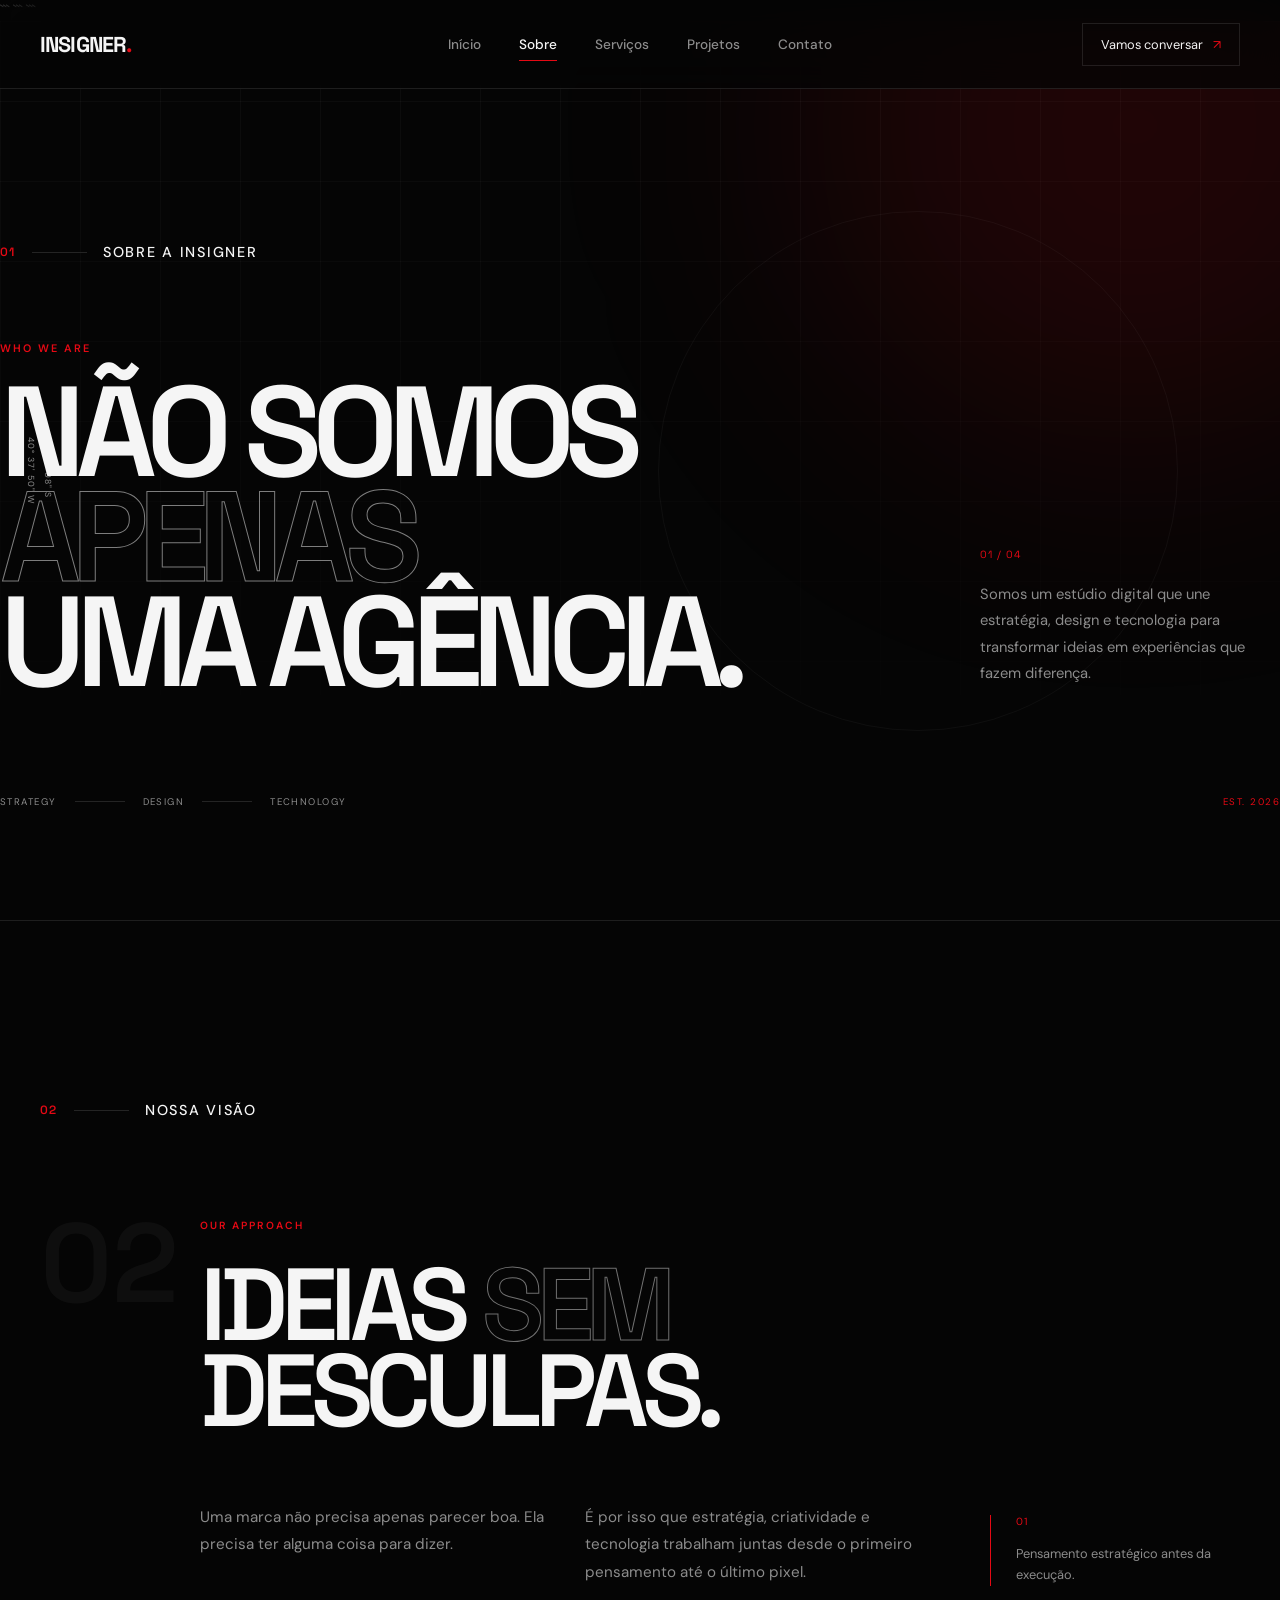
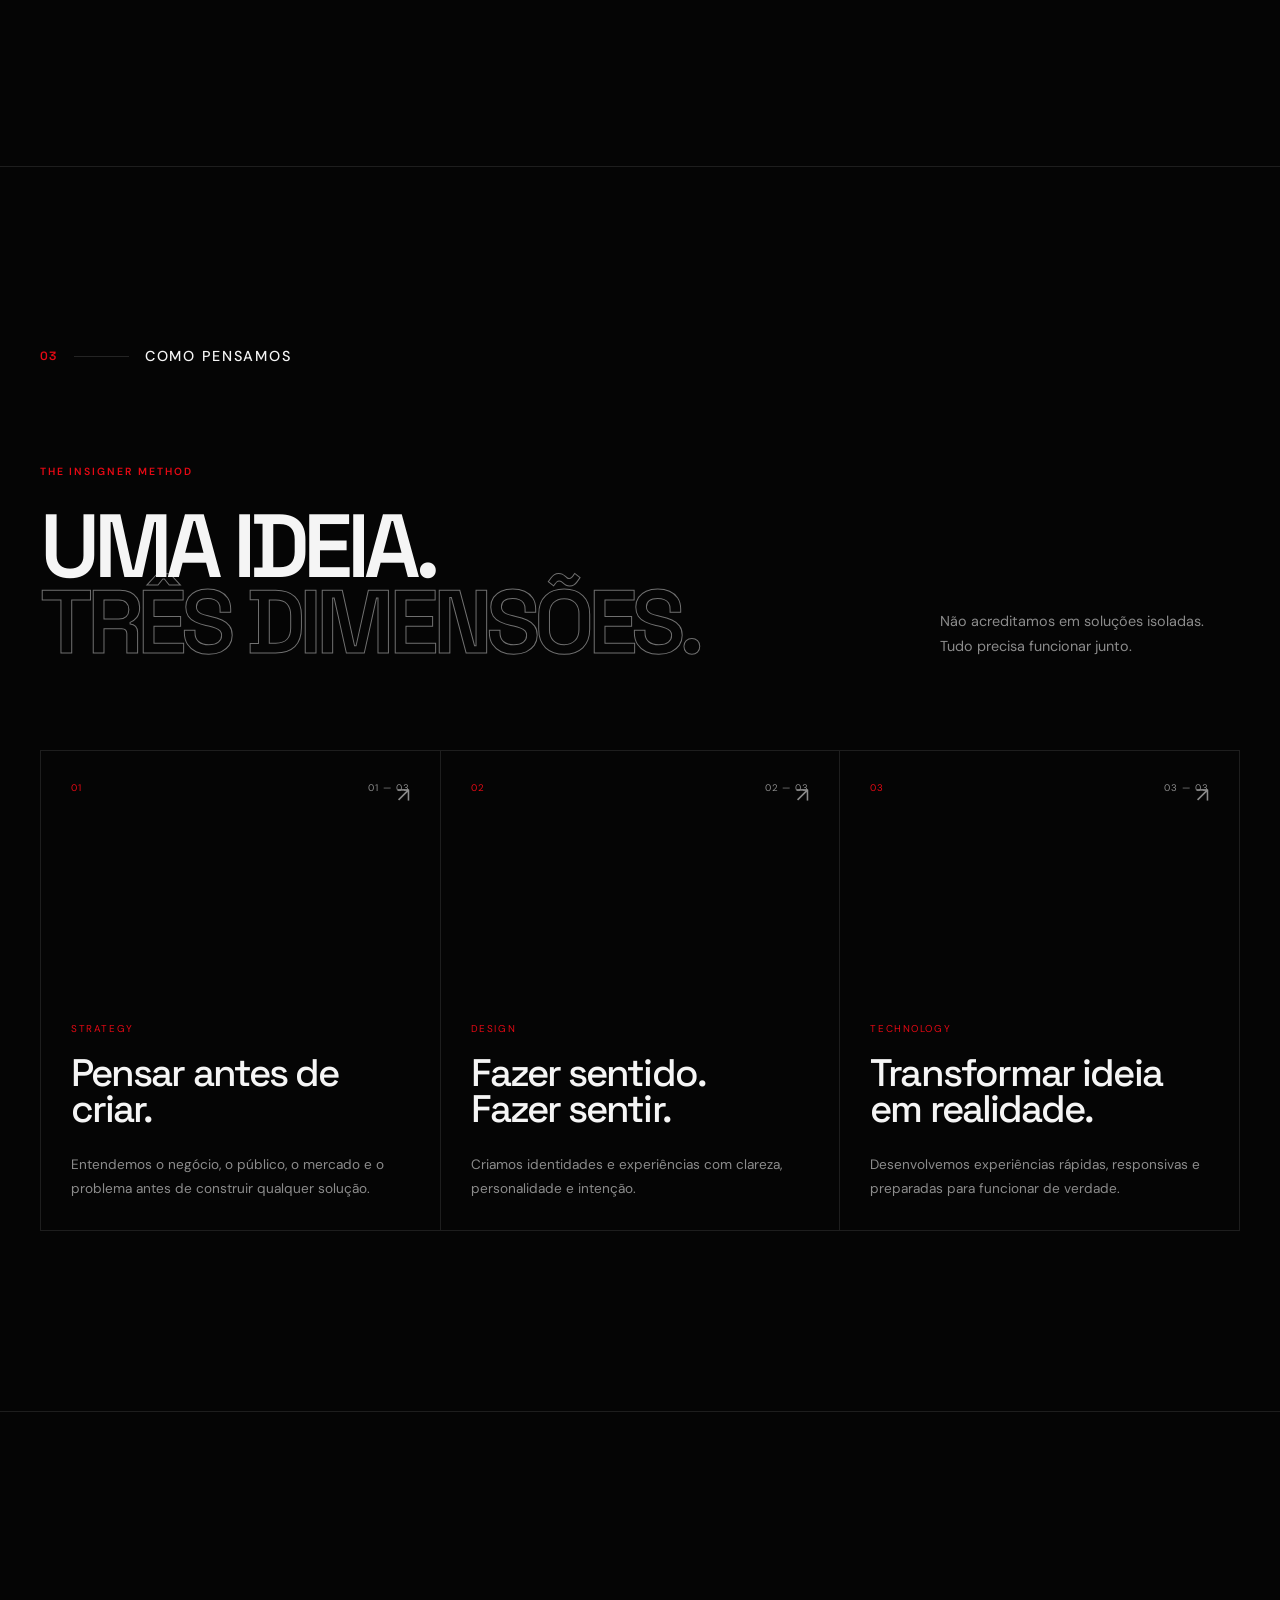
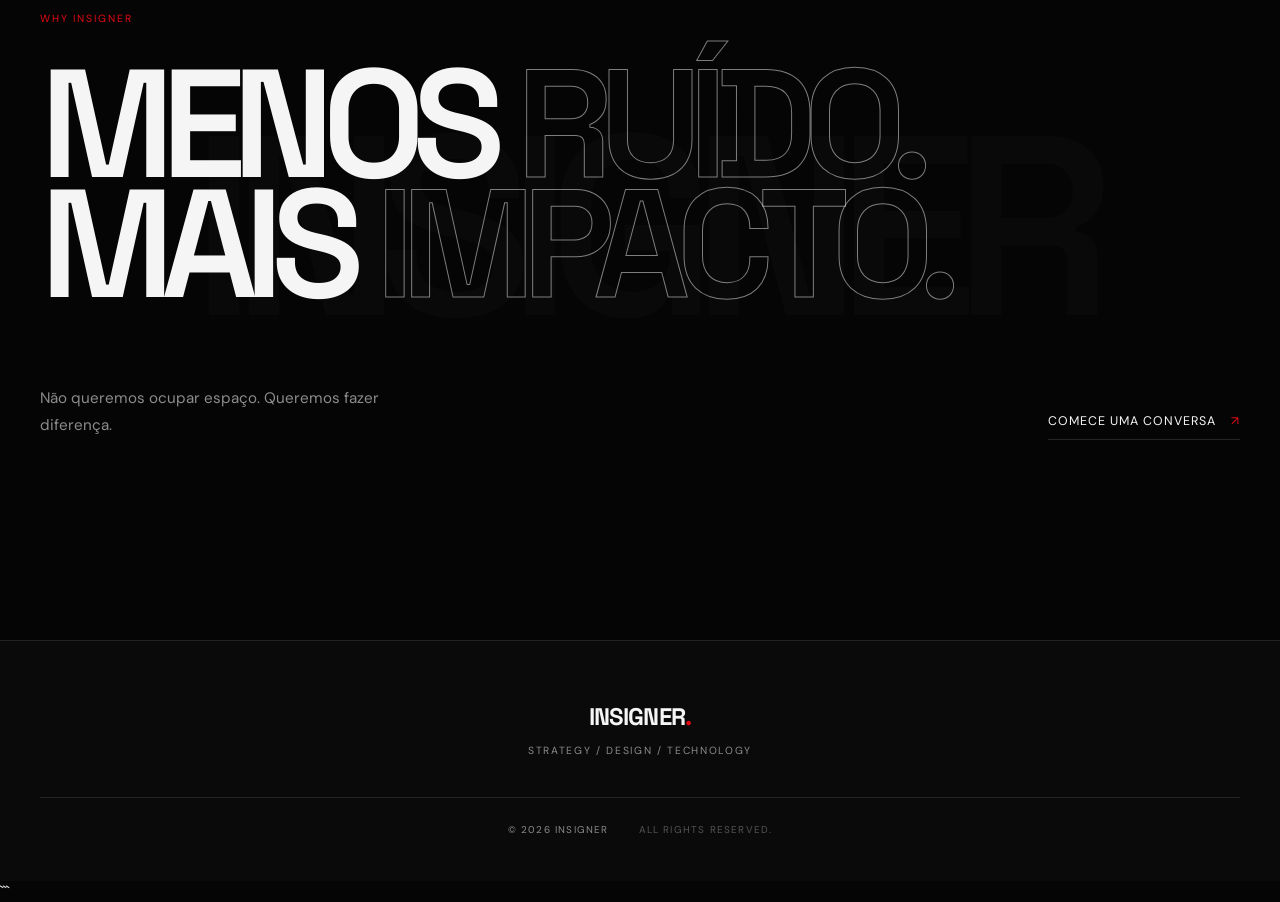
<file: pages/sobre.html>
<!DOCTYPE html>

<html lang="pt-BR">

<head>
    <meta charset="UTF-8">
    <meta name="viewport" content="width=device-width, initial-scale=1.0">

```
<meta
    name="description"
    content="Sobre a Insigner — estratégia, design e tecnologia para criar marcas e experiências que deixam marca."
>

<title>Sobre — Insigner</title>

<link rel="stylesheet" href="../css/style.css">
<link rel="stylesheet" href="../css/components.css">
<link rel="stylesheet" href="../css/sobre.css">
<link rel="stylesheet" href="../css/responsive.css">
```

</head>

<body>

```
<!-- ==================== NAVBAR ==================== -->

<header class="navbar">
    <div class="container navbar__container">

        <a href="index.html" class="logo">
            INSIGNER<span>.</span>
        </a>

        <nav class="navbar__menu">
            <a href="index.html" class="navbar__link">Início</a>
            <a href="sobre.html" class="navbar__link active">Sobre</a>
            <a href="servicos.html" class="navbar__link">Serviços</a>
            <a href="projetos.html" class="navbar__link">Projetos</a>
            <a href="contato.html" class="navbar__link">Contato</a>
        </nav>

        <a href="contato.html" class="navbar__cta">
            Vamos conversar
            <span>↗</span>
        </a>

        <button
            class="menu-toggle"
            aria-label="Abrir menu"
            aria-expanded="false"
        >
            <span></span>
            <span></span>
        </button>

    </div>
</header>


<main>

    <!-- ==================== HERO ==================== -->

    <section class="about-hero">

        <div class="about-hero__background">
            <div class="about-hero__grid"></div>
            <div class="about-hero__glow"></div>
            <div class="about-hero__circle"></div>
        </div>

        <div class="about-hero__coordinates">
            <span>19° 32' 08" S</span>
            <span>40° 37' 50" W</span>
        </div>

        <div class="container">

            <div class="section-label">
                <span class="section-label__number">01</span>
                <span class="section-label__line"></span>
                <span class="section-label__text">
                    Sobre a Insigner
                </span>
            </div>

            <div class="about-hero__content">

                <div class="about-hero__heading">

                    <span class="about-hero__eyebrow">
                        WHO WE ARE
                    </span>

                    <h1>
                        NÃO SOMOS
                        <span>APENAS</span>
                        UMA AGÊNCIA.
                    </h1>

                </div>

                <div class="about-hero__aside">

                    <span class="about-hero__aside-number">
                        01 / 04
                    </span>

                    <p>
                        Somos um estúdio digital que une
                        estratégia, design e tecnologia para
                        transformar ideias em experiências
                        que fazem diferença.
                    </p>

                </div>

            </div>

            <div class="about-hero__bottom">

                <span>STRATEGY</span>
                <span class="about-hero__bottom-line"></span>

                <span>DESIGN</span>
                <span class="about-hero__bottom-line"></span>

                <span>TECHNOLOGY</span>

                <span class="about-hero__year">
                    EST. 2026
                </span>

            </div>

        </div>

    </section>


    <!-- ==================== MANIFESTO ==================== -->

    <section class="about-manifesto">

        <div class="container">

            <div class="section-label">
                <span class="section-label__number">02</span>
                <span class="section-label__line"></span>
                <span class="section-label__text">
                    Nossa visão
                </span>
            </div>

            <div class="about-manifesto__layout">

                <div class="about-manifesto__index">
                    02
                </div>

                <div class="about-manifesto__content">

                    <span class="about-manifesto__eyebrow">
                        OUR APPROACH
                    </span>

                    <h2>
                        IDEIAS
                        <span>SEM</span>
                        DESCULPAS.
                    </h2>

                    <div class="about-manifesto__text">

                        <p>
                            Uma marca não precisa apenas
                            parecer boa. Ela precisa ter
                            alguma coisa para dizer.
                        </p>

                        <p>
                            É por isso que estratégia,
                            criatividade e tecnologia
                            trabalham juntas desde o primeiro
                            pensamento até o último pixel.
                        </p>

                    </div>

                </div>

                <div class="about-manifesto__statement">
                    <span>01</span>
                    <p>
                        Pensamento estratégico antes
                        da execução.
                    </p>
                </div>

            </div>

        </div>

    </section>


    <!-- ==================== METHOD ==================== -->

    <section class="about-method">

        <div class="container">

            <div class="section-label">
                <span class="section-label__number">03</span>
                <span class="section-label__line"></span>
                <span class="section-label__text">
                    Como pensamos
                </span>
            </div>

            <div class="about-method__heading">

                <div>
                    <span class="about-method__eyebrow">
                        THE INSIGNER METHOD
                    </span>

                    <h2>
                        UMA IDEIA.
                        <span>TRÊS DIMENSÕES.</span>
                    </h2>
                </div>

                <p>
                    Não acreditamos em soluções isoladas.
                    Tudo precisa funcionar junto.
                </p>

            </div>


            <div class="about-method__grid">

                <article class="about-method__card">

                    <div class="about-method__card-top">
                        <span>01</span>
                        <span>01 — 03</span>
                    </div>

                    <div class="about-method__card-content">
                        <span>STRATEGY</span>

                        <h3>
                            Pensar antes
                            de criar.
                        </h3>

                        <p>
                            Entendemos o negócio, o público,
                            o mercado e o problema antes
                            de construir qualquer solução.
                        </p>
                    </div>

                    <span class="about-method__arrow">↗</span>

                </article>


                <article class="about-method__card">

                    <div class="about-method__card-top">
                        <span>02</span>
                        <span>02 — 03</span>
                    </div>

                    <div class="about-method__card-content">
                        <span>DESIGN</span>

                        <h3>
                            Fazer sentido.
                            Fazer sentir.
                        </h3>

                        <p>
                            Criamos identidades e experiências
                            com clareza, personalidade
                            e intenção.
                        </p>
                    </div>

                    <span class="about-method__arrow">↗</span>

                </article>


                <article class="about-method__card">

                    <div class="about-method__card-top">
                        <span>03</span>
                        <span>03 — 03</span>
                    </div>

                    <div class="about-method__card-content">
                        <span>TECHNOLOGY</span>

                        <h3>
                            Transformar ideia
                            em realidade.
                        </h3>

                        <p>
                            Desenvolvemos experiências rápidas,
                            responsivas e preparadas para
                            funcionar de verdade.
                        </p>
                    </div>

                    <span class="about-method__arrow">↗</span>

                </article>

            </div>

        </div>

    </section>


    <!-- ==================== STATEMENT ==================== -->

    <section class="about-statement">

        <div class="about-statement__background">
            <span>INSIGNER</span>
        </div>

        <div class="container">

            <span class="about-statement__eyebrow">
                WHY INSIGNER
            </span>

            <h2>
                MENOS
                <span>RUÍDO.</span>
                MAIS
                <span>IMPACTO.</span>
            </h2>

            <div class="about-statement__bottom">

                <p>
                    Não queremos ocupar espaço.
                    Queremos fazer diferença.
                </p>

                <a href="contato.html" class="about__link">
                    Comece uma conversa
                    <span class="about__link-arrow">↗</span>
                </a>

            </div>

        </div>

    </section>

</main>


<!-- ==================== FOOTER ==================== -->

<footer class="footer">

    <div class="container footer__container">

        <div class="footer__brand">

            <a href="index.html" class="logo">
                INSIGNER<span>.</span>
            </a>

            <p>
                Strategy / Design / Technology
            </p>

        </div>

        <div class="footer__right">

            <span>© 2026 Insigner</span>
            <span>All rights reserved.</span>

        </div>

    </div>

</footer>


<script src="../js/navbar.js"></script>
<script src="../js/animations.js"></script>
<script src="../js/main.js"></script>
```

</body>
</html>
</file>
<file: css/style.css>
/* =========================================================
   INSIGNER — GLOBAL
   ========================================================= */

/* =========================================================
   GOOGLE FONTS
   ========================================================= */

@import url('https://fonts.googleapis.com/css2?family=DM+Sans:wght@400;500;600;700&family=Space+Grotesk:wght@400;500;600;700&display=swap');


/* =========================================================
   VARIÁVEIS
   ========================================================= */

:root {
    --black: #050505;
    --black-soft: #0a0a0a;

    --white: #f5f5f5;

    --gray: #8c8c8c;
    --gray-dark: #242424;

    --red: #e50914;

    --border: rgba(255, 255, 255, 0.1);

    --container: 1400px;
}


/* =========================================================
   RESET
   ========================================================= */

* {
    margin: 0;
    padding: 0;
    box-sizing: border-box;
}

html {
    scroll-behavior: smooth;
}

body {
    background: var(--black);
    color: var(--white);
    font-family: 'DM Sans', sans-serif;
    overflow-x: hidden;
}

a {
    color: inherit;
    text-decoration: none;
}

button,
input,
textarea,
select {
    font: inherit;
}

button {
    border: 0;
}

img {
    display: block;
    max-width: 100%;
}

::selection {
    background: var(--red);
    color: var(--white);
}


/* =========================================================
   CONTAINER
   ========================================================= */

.container {
    width: min(
        calc(100% - 80px),
        var(--container)
    );

    margin-inline: auto;
}


/* =========================================================
   UTILITÁRIOS GLOBAIS
   ========================================================= */

.no-scroll {
    overflow: hidden;
}

.text-red {
    color: var(--red);
}

.text-gray {
    color: var(--gray);
}

/* =========================================================
   CTA — PALAVRA INTERATIVA
   ========================================================= */

.about-cta h2 span,
.home-cta h2 span {
    display: block;
    cursor: default;

    color: transparent;
    -webkit-text-stroke: 1px rgba(245, 245, 245, 0.5);

    transition:
        color 0.4s ease,
        -webkit-text-stroke-color 0.4s ease,
        transform 0.4s ease;
}

.about-cta h2 span:hover,
.home-cta h2 span:hover {
    color: var(--red);
    -webkit-text-stroke-color: var(--red);

    transform: translateX(10px);
}


/* =========================================================
   INSIGNER — TÍTULOS INTERATIVOS
   ========================================================= */

.title-interactive {
    position: relative;
    display: block;
    color: transparent;
    -webkit-text-stroke: 1px rgba(245, 245, 245, 0.55);
    transition:
        color 0.4s ease,
        -webkit-text-stroke-color 0.4s ease,
        transform 0.4s ease;
    cursor: default;
}

/* Camada vermelha */
.title-interactive::before {
    content: attr(data-text);
    position: absolute;
    inset: 0;
    color: var(--red);
    -webkit-text-stroke: 0;
    clip-path: inset(100% 0 0 0);
    transition:
        clip-path 0.5s cubic-bezier(
            0.77,
            0,
            0.18,
            1
        );
    pointer-events: none;
}

/* Hover */
.title-interactive:hover {
    -webkit-text-stroke-color: var(--red);
    transform: translateX(8px);
}

.title-interactive:hover::before {
    clip-path: inset(0 0 0 0);
}



/* =========================================================
   SECTION LABEL — UNIVERSAL
   ========================================================= */

.section-label {
    display: flex;
    align-items: center;
    gap: 14px;
}

.section-label__number {
    color: var(--red);
    font-size: 0.75rem;
    letter-spacing: 0.12em;
}

.section-label__line {
    width: 50px;
    height: 1px;
    background: var(--border);
}

.section-label__text {
    color: var(--gray);
    font-size: 0.9rem;
    font-weight: 500;
    letter-spacing: 0.12em;
    text-transform: uppercase;
}
</file>
<file: css/components.css>
/* =========================================================
   INSIGNER — COMPONENTS
   ========================================================= */


/* ==================== NAVBAR ==================== */

.navbar {
    position: fixed;

    top: 0;
    left: 0;

    width: 100%;

    z-index: 1000;

    border-bottom: 1px solid var(--border);

    background: rgba(5, 5, 5, 0.75);

    backdrop-filter: blur(20px);
    -webkit-backdrop-filter: blur(20px);
}

.navbar__container {
    height: 88px;

    display: flex;
    align-items: center;
    justify-content: space-between;
}


/* ==================== LOGO ==================== */

.logo {
    font-family: 'Space Grotesk', sans-serif;

    font-size: 1.35rem;
    font-weight: 700;

    letter-spacing: -0.04em;
}

.logo span {
    color: var(--red);
}


/* ==================== NAVIGATION ==================== */

.navbar__menu {
    display: flex;
    align-items: center;

    gap: 38px;

    position: absolute;

    left: 50%;

    transform: translateX(-50%);
}

.navbar__link {
    position: relative;

    color: var(--gray);

    font-size: 0.85rem;
    font-weight: 500;

    transition: color 0.3s ease;
}

.navbar__link::after {
    content: '';

    position: absolute;

    left: 0;
    bottom: -8px;

    width: 0;
    height: 1px;

    background: var(--red);

    transition: width 0.3s ease;
}

.navbar__link:hover,
.navbar__link.active {
    color: var(--white);
}

.navbar__link:hover::after,
.navbar__link.active::after {
    width: 100%;
}


/* ==================== NAVBAR CTA ==================== */

.navbar__cta {
    display: flex;
    align-items: center;

    gap: 10px;

    padding: 12px 18px;

    border: 1px solid var(--border);

    font-size: 0.8rem;

    transition:
        background 0.3s ease,
        border-color 0.3s ease,
        transform 0.3s ease;
}

.navbar__cta span {
    color: var(--red);
}

.navbar__cta:hover {
    background: rgba(255, 255, 255, 0.05);

    border-color: rgba(255, 255, 255, 0.25);

    transform: translateY(-2px);
}


/* ==================== MOBILE MENU BUTTON ==================== */

.menu-toggle {
    display: none;

    width: 42px;
    height: 42px;

    border: 1px solid var(--border);

    background: transparent;

    cursor: pointer;

    align-items: center;
    justify-content: center;

    flex-direction: column;

    gap: 6px;
}

.menu-toggle span {
    width: 18px;
    height: 1px;

    background: var(--white);

    transition: transform 0.3s ease;
}


/* ==================== BUTTONS ==================== */

.button {
    display: inline-flex;
    align-items: center;

    gap: 14px;

    padding: 17px 22px;

    font-size: 0.82rem;
    font-weight: 600;

    transition:
        transform 0.3s ease,
        background 0.3s ease,
        border-color 0.3s ease;
}

.button span {
    color: var(--red);

    transition: transform 0.3s ease;
}

.button:hover span {
    transform: translate(3px, -3px);
}

.button--primary {
    background: var(--white);

    color: var(--black);
}

.button--primary:hover {
    transform: translateY(-3px);

    background: var(--red);

    color: white;
}

.button--primary:hover span {
    color: white;
}

.button--secondary {
    border: 1px solid var(--border);

    color: var(--white);
}

.button--secondary:hover {
    transform: translateY(-3px);

    border-color: rgba(255, 255, 255, 0.3);

    background: rgba(255, 255, 255, 0.04);
}


/* ==================== SECTION LABEL ==================== */

/* ==================== SECTION LABEL ==================== */

/* ==================== SECTION LABEL ==================== */

.section-label {
    display: flex;
    align-items: center;
    gap: 16px;
    margin-bottom: 100px;

    color: var(--white);
    font-size: 0.85rem;
    font-weight: 500;
    text-transform: uppercase;
    letter-spacing: 0.14em;
}

.section-label__number {
    color: var(--red);
    font-family: 'Space Grotesk', sans-serif;
    font-weight: 600;
}

.section-label__line {
    width: 55px;
    height: 1px;
    background: var(--gray-dark);
}

.section-label__text {
    color: var(--white);
}


/* ==================== ABOUT MARK ==================== */

.about__mark {
    display: flex;

    gap: 5px;

    margin-bottom: 35px;
}

.about__mark span {
    display: block;

    width: 5px;
    height: 5px;

    background: var(--red);

    transform: rotate(45deg);
}

.about__mark span:nth-child(2) {
    opacity: 0.5;
}

.about__mark span:nth-child(3) {
    opacity: 0.2;
}


/* ==================== ABOUT LINK ==================== */

.about__link {
    display: inline-flex;
    align-items: center;

    gap: 15px;

    margin-top: 25px;

    padding-bottom: 10px;

    border-bottom: 1px solid var(--gray-dark);

    color: var(--white);

    font-size: 0.78rem;

    text-transform: uppercase;

    letter-spacing: 0.08em;

    transition:
        border-color 0.3s ease,
        gap 0.3s ease;
}

.about__link-arrow {
    color: var(--red);

    transition: transform 0.3s ease;
}

.about__link:hover {
    gap: 22px;

    border-color: var(--red);
}

.about__link:hover .about__link-arrow {
    transform: translate(3px, -3px);
}


 /* =========================================================
    FOOTER
    ========================================================= */

.footer {
    border-top: 1px solid var(--border);
    padding: 60px 0 45px;
    background: var(--black-soft);
}

.footer__container {
    display: flex;
    flex-direction: column;
    align-items: center;
    justify-content: center;
    text-align: center;
    gap: 40px;
}

.footer__brand {
    display: flex;
    flex-direction: column;
    align-items: center;
    gap: 12px;
}

.footer__brand .logo {
    font-family: 'Space Grotesk', sans-serif;
    font-size: 1.5rem;
    font-weight: 700;
}

.footer__brand p {
    margin: 0;
    color: var(--gray);
    font-size: 0.65rem;
    text-transform: uppercase;
    letter-spacing: 0.16em;
}

.footer__right {
    width: 100%;
    padding-top: 25px;
    border-top: 1px solid var(--border);

    display: flex;
    align-items: center;
    justify-content: center;
    gap: 30px;

    color: var(--gray);
    font-size: 0.62rem;
    text-transform: uppercase;
    letter-spacing: 0.12em;
}

.footer__right span:last-child {
    color: #555;
}
</file>
<file: css/home.css>
/* =========================================================
   INSIGNER — HOME
   ========================================================= */


/* =========================================================
   HERO
   ========================================================= */

.hero {
    position: relative;
    min-height: 100vh;

    display: flex;
    align-items: center;

    overflow: hidden;

    border-bottom: 1px solid var(--border);
}


/* =========================================================
   HERO — BACKGROUND
   ========================================================= */

.hero__background {
    position: absolute;
    inset: 0;

    z-index: 0;

    overflow: hidden;
    pointer-events: none;
}

.hero__grid {
    position: absolute;
    inset: 0;

    background-image:
        linear-gradient(
            rgba(255, 255, 255, 0.035) 1px,
            transparent 1px
        ),
        linear-gradient(
            90deg,
            rgba(255, 255, 255, 0.035) 1px,
            transparent 1px
        );

    background-size: 80px 80px;

    mask-image: linear-gradient(
        to bottom,
        black 0%,
        transparent 90%
    );

    -webkit-mask-image: linear-gradient(
        to bottom,
        black 0%,
        transparent 90%
    );
}

.hero__glow {
    position: absolute;

    width: 700px;
    height: 700px;

    top: -180px;
    right: -220px;

    border-radius: 50%;

    background: rgba(229, 9, 20, 0.11);

    filter: blur(130px);
}

.hero__noise {
    position: absolute;
    inset: 0;

    opacity: 0.035;

    pointer-events: none;

    background-image: url("data:image/svg+xml,%3Csvg viewBox='0 0 180 180' xmlns='http://www.w3.org/2000/svg'%3E%3Cfilter id='n'%3E%3CfeTurbulence type='fractalNoise' baseFrequency='.9' numOctaves='4' stitchTiles='stitch'/%3E%3C/filter%3E%3Crect width='100%25' height='100%25' filter='url(%23n)' opacity='.5'/%3E%3C/svg%3E");
}


/* =========================================================
   HERO — CONTAINER
   ========================================================= */

.hero__container {
    position: relative;

    width: 100%;

    z-index: 1;

    padding-top: 100px;
}


/* =========================================================
   HERO — LABEL
   ========================================================= */

.hero__label {
    margin-bottom: 70px;
}


/* =========================================================
   HERO — HEADLINE
   ========================================================= */

.hero__headline {
    position: relative;
}

.hero__eyebrow {
    display: block;

    margin-bottom: 25px;

    color: var(--red);

    font-size: 0.68rem;
    font-weight: 600;

    letter-spacing: 0.18em;
    text-transform: uppercase;
}


/* =========================================================
   HERO — TITLE
   ========================================================= */

.hero__title {
    max-width: 1200px;

    font-family: 'Space Grotesk', sans-serif;

    font-size: clamp(
        5rem,
        11vw,
        11rem
    );

    line-height: 0.82;

    letter-spacing: -0.08em;

    font-weight: 600;
}


/* VIRAM */

.hero__title span {
    position: relative;

    display: block;

    color: transparent;

    -webkit-text-stroke: 1px rgba(
        245,
        245,
        245,
        0.55
    );

    transition:
        color 0.4s ease,
        -webkit-text-stroke-color 0.4s ease,
        transform 0.4s ease;

    cursor: default;
}


/* preenchimento */

.hero__title span::before {
    content: "VIRAM";

    position: absolute;

    inset: 0;

    color: var(--red);

    -webkit-text-stroke: 0;

    clip-path: inset(100% 0 0 0);

    transition:
        clip-path 0.5s cubic-bezier(
            0.77,
            0,
            0.18,
            1
        );
}


/* interação */

.hero__title span:hover {
    -webkit-text-stroke-color: var(--red);

    transform: translateX(8px);
}

.hero__title span:hover::before {
    clip-path: inset(0 0 0 0);
}


/* =========================================================
   HERO — COORDENADAS
   ========================================================= */

.hero__coordinates {
    position: absolute;
    top: 120px;
    right: 40px;

    display: flex;
    flex-direction: column;
    gap: 6px;

    color: var(--gray);
    font-size: 0.65rem;
    letter-spacing: 0.12em;
    line-height: 1.4;

    z-index: 2;
}


/* =========================================================
   HERO — STATUS
   ========================================================= */

.hero__status {
    position: absolute;

    top: 120px;
    right: 40px;

    display: flex;
    align-items: center;

    gap: 10px;

    color: var(--gray);

    font-size: 0.55rem;

    letter-spacing: 0.12em;

    z-index: 2;
}

.hero__status-dot {
    width: 6px;
    height: 6px;

    flex-shrink: 0;

    border-radius: 50%;

    background: var(--red);

    box-shadow:
        0 0 0 4px rgba(
            229,
            9,
            20,
            0.1
        );

    animation: statusPulse 2s infinite;
}


/* =========================================================
   HERO — BOTTOM
   ========================================================= */

.hero__bottom {
    display: flex;

    align-items: flex-end;

    justify-content: space-between;

    gap: 60px;

    margin-top: 80px;
}


/* =========================================================
   HERO — DESCRIPTION
   ========================================================= */

.hero__description-wrap {
    display: flex;

    align-items: flex-start;

    gap: 18px;

    max-width: 460px;
}

.hero__description-number {
    color: var(--red);

    font-family: 'Space Grotesk', sans-serif;

    font-size: 0.65rem;

    letter-spacing: 0.1em;
}

.hero__description {
    max-width: 400px;

    color: var(--gray);

    font-size: 0.95rem;

    line-height: 1.75;
}


/* =========================================================
   HERO — ACTIONS
   ========================================================= */

.hero__actions {
    display: flex;

    align-items: center;

    gap: 15px;
}


/* =========================================================
   HERO — SCROLL
   ========================================================= */

.hero__scroll {
    position: absolute;
    right: 0;
    bottom: 35px;

    display: flex;
    align-items: center;
    gap: 15px;

    color: var(--gray);
    font-size: 0.65rem;
    letter-spacing: 0.12em;
    text-transform: uppercase;

    z-index: 2;
}

.hero__scroll-text {
    white-space: nowrap;
}

.hero__scroll-line {
    position: relative;

    width: 65px;
    height: 1px;

    overflow: hidden;

    background: var(--gray-dark);
}

.hero__scroll-line::after {
    content: '';

    position: absolute;

    top: 0;
    left: 0;

    width: 25px;
    height: 100%;

    background: var(--red);

    animation: scrollLine 2s infinite ease-in-out;
}


/* =========================================================
   HERO — CORNERS
   ========================================================= */

.hero__corner {
    position: absolute;

    width: 35px;
    height: 35px;

    pointer-events: none;

    z-index: 2;
}

.hero__corner--top {
    top: 100px;
    right: 40px;

    border-top: 1px solid var(--border);
    border-right: 1px solid var(--border);
}

.hero__corner--bottom {
    right: 40px;
    bottom: 35px;

    border-right: 1px solid var(--border);
    border-bottom: 1px solid var(--border);
}


/* =========================================================
   HOME — ABOUT
   ========================================================= */

.home-about {
    position: relative;

    padding: 180px 0;

    border-bottom: 1px solid var(--border);

    overflow: hidden;
}

.home-about::before {
    content: '01';

    position: absolute;

    top: 80px;
    right: 40px;

    color: rgba(
        255,
        255,
        255,
        0.025
    );

    font-family: 'Space Grotesk', sans-serif;

    font-size: 18rem;

    font-weight: 600;

    line-height: 1;

    pointer-events: none;
}

.home-about__content {
    display: grid;

    grid-template-columns:
        minmax(0, 1.4fr)
        minmax(280px, 0.6fr);

    gap: 100px;

    align-items: end;

    margin-top: 100px;
}

.home-about__content h2 {
    max-width: 950px;

    font-family: 'Space Grotesk', sans-serif;

    font-size: clamp(
        4rem,
        7vw,
        8rem
    );

    line-height: 0.87;

    letter-spacing: -0.07em;

    font-weight: 600;
}

.home-about__content h2 span {
    display: block;

    color: transparent;

    -webkit-text-stroke: 1px rgba(
        245,
        245,
        245,
        0.45
    );
}

.home-about__content > div:last-child {
    max-width: 390px;

    padding-bottom: 8px;
}

.home-about__content p {
    margin-bottom: 25px;

    color: var(--gray);

    font-size: 0.95rem;

    line-height: 1.75;
}


/* =========================================================
   HOME — SERVICES
   ========================================================= */

.home-services {
    position: relative;

    padding: 180px 0;

    border-bottom: 1px solid var(--border);

    overflow: hidden;
}

.home-services::before {
    content: '02';

    position: absolute;

    top: 70px;
    right: 40px;

    color: rgba(
        255,
        255,
        255,
        0.025
    );

    font-family: 'Space Grotesk', sans-serif;

    font-size: 18rem;

    font-weight: 600;

    line-height: 1;

    pointer-events: none;
}


/* =========================================================
   SERVICES — HEADING
   ========================================================= */

.home-services__heading {
    display: flex;

    align-items: flex-end;

    justify-content: space-between;

    gap: 50px;

    margin-top: 100px;

    margin-bottom: 90px;
}

.home-services__heading h2 {
    font-family: 'Space Grotesk', sans-serif;

    font-size: clamp(
        4rem,
        7vw,
        8rem
    );

    line-height: 0.87;

    letter-spacing: -0.07em;

    font-weight: 600;
}

.home-services__heading h2 span {
    display: block;

    color: transparent;

    -webkit-text-stroke: 1px rgba(
        245,
        245,
        245,
        0.45
    );
}


/* =========================================================
   SERVICES — LIST
   ========================================================= */

.home-services__list {
    position: relative;

    border-top: 1px solid var(--border);
}

.home-service {
    position: relative;

    display: grid;

    grid-template-columns:
        70px
        minmax(0, 1fr)
        50px;

    align-items: center;

    gap: 30px;

    min-height: 130px;

    border-bottom: 1px solid var(--border);

    transition:
        padding 0.4s ease,
        background 0.4s ease;
}

.home-service::before {
    content: '';

    position: absolute;

    left: 0;
    bottom: -1px;

    width: 0;
    height: 1px;

    background: var(--red);

    transition: width 0.5s ease;
}

.home-service:hover {
    padding-left: 25px;
    padding-right: 25px;

    background: rgba(
        255,
        255,
        255,
        0.025
    );
}

.home-service:hover::before {
    width: 100%;
}

.home-service > span:first-child {
    color: var(--red);

    font-family: 'Space Grotesk', sans-serif;

    font-size: 0.65rem;

    letter-spacing: 0.1em;
}

.home-service strong {
    font-family: 'Space Grotesk', sans-serif;

    font-size: clamp(
        1.5rem,
        2.5vw,
        2.5rem
    );

    font-weight: 500;

    letter-spacing: -0.04em;

    transition: transform 0.4s ease;
}

.home-service:hover strong {
    transform: translateX(8px);
}

.home-service > span:last-child {
    justify-self: end;

    color: var(--red);

    font-size: 1.2rem;

    transition: transform 0.3s ease;
}

.home-service:hover > span:last-child {
    transform: translate(
        5px,
        -5px
    );
}


/* =========================================================
   INSIGNER — HOME / PROJECTS
   ========================================================= */

/* =========================================================
   SECTION
   ========================================================= */

.home-projects {
    position: relative;
    padding: 180px 0;
    border-bottom: 1px solid var(--border);
    overflow: hidden;
}

.home-projects::before {
    content: '03';

    position: absolute;
    top: 45px;
    right: 40px;

    color: rgba(255, 255, 255, 0.025);

    font-family: 'Space Grotesk', sans-serif;
    font-size: 18rem;
    font-weight: 600;
    line-height: 1;

    pointer-events: none;
}


/* =========================================================
   HEADING
   ========================================================= */

.home-projects__heading {
    display: grid;
    grid-template-columns: minmax(0, 1fr) 280px;

    align-items: end;

    gap: 80px;

    margin-top: 100px;
    margin-bottom: 90px;
}

.home-projects__eyebrow {
    display: block;

    margin-bottom: 24px;

    color: var(--red);

    font-size: 0.68rem;
    font-weight: 600;

    letter-spacing: 0.18em;
    text-transform: uppercase;
}

.home-projects__heading h2 {
    max-width: 950px;

    margin: 0;

    font-family: 'Space Grotesk', sans-serif;

    font-size: clamp(
        4rem,
        7vw,
        8rem
    );

    line-height: 0.84;
    letter-spacing: -0.08em;
    font-weight: 600;
}

.home-projects__heading h2 span {
    display: block;

    color: transparent;

    -webkit-text-stroke:
        1px rgba(245, 245, 245, 0.45);
}

.home-projects__meta {
    padding-bottom: 8px;
}

.home-projects__meta > span {
    display: block;

    margin-bottom: 18px;

    color: var(--white);

    font-family: 'Space Grotesk', sans-serif;

    font-size: 0.65rem;

    letter-spacing: 0.12em;
}

.home-projects__meta p {
    margin: 0;

    color: var(--gray);

    font-size: 0.9rem;
    line-height: 1.7;
}


/* =========================================================
   FEATURED PROJECT
   ========================================================= */

.project-featured {
    display: block;

    color: inherit;
}

.project-featured__visual {
    position: relative;

    min-height: 600px;

    overflow: hidden;

    border: 1px solid var(--border);

    background:
        radial-gradient(
            circle at 72% 45%,
            rgba(229, 9, 20, 0.20),
            transparent 28%
        ),
        radial-gradient(
            circle at 25% 75%,
            rgba(255, 255, 255, 0.07),
            transparent 30%
        ),
        linear-gradient(
            135deg,
            #111111 0%,
            #080808 55%,
            #0d0d0d 100%
        );

    transition:
        transform 0.6s cubic-bezier(.16,1,.3,1),
        border-color 0.4s ease;
}


/* =========================================================
   GRID VISUAL
   ========================================================= */

.project-featured__visual::before {
    content: '';

    position: absolute;
    inset: 0;

    background-image:
        linear-gradient(
            rgba(255,255,255,0.045) 1px,
            transparent 1px
        ),
        linear-gradient(
            90deg,
            rgba(255,255,255,0.045) 1px,
            transparent 1px
        );

    background-size: 75px 75px;

    opacity: 0.5;

    transition:
        transform 1s cubic-bezier(.16,1,.3,1),
        opacity 0.5s ease;
}


/* =========================================================
   ELEMENTO CENTRAL
   ========================================================= */

.project-featured__visual::after {
    content: '';

    position: absolute;

    width: 430px;
    height: 430px;

    top: 50%;
    left: 65%;

    transform:
        translate(-50%, -50%)
        rotate(18deg);

    border: 1px solid
        rgba(255,255,255,0.12);

    border-radius: 50%;

    box-shadow:
        0 0 100px
        rgba(229,9,20,0.08);

    transition:
        transform 1s cubic-bezier(.16,1,.3,1),
        border-color 0.5s ease;
}

.project-featured:hover
.project-featured__visual::after {
    transform:
        translate(-50%, -50%)
        rotate(35deg)
        scale(1.08);

    border-color:
        rgba(229,9,20,0.35);
}


/* =========================================================
   PROJECT NUMBER
   ========================================================= */

.project-featured__number {
    position: absolute;

    top: 28px;
    left: 30px;

    z-index: 3;

    color: var(--red);

    font-family: 'Space Grotesk', sans-serif;

    font-size: 0.65rem;

    letter-spacing: 0.12em;
}


/* =========================================================
   CATEGORY
   ========================================================= */

.project-featured__category {
    position: absolute;

    top: 25px;
    right: 25px;

    z-index: 3;

    padding: 9px 13px;

    border: 1px solid
        rgba(255,255,255,0.13);

    background:
        rgba(5,5,5,0.45);

    backdrop-filter: blur(12px);

    color: var(--gray);

    font-size: 0.58rem;

    letter-spacing: 0.13em;

    text-transform: uppercase;
}


/* =========================================================
   FEATURED CONTENT
   ========================================================= */

.project-featured__content {
    position: absolute;

    left: 55px;
    bottom: 55px;

    z-index: 3;

    display: flex;
    flex-direction: column;

    gap: 18px;
}

.project-featured__content > span {
    color: var(--red);

    font-size: 0.65rem;
    font-weight: 600;

    letter-spacing: 0.18em;
}

.project-featured__content strong {
    font-family: 'Space Grotesk', sans-serif;

    font-size: clamp(
        3rem,
        6vw,
        6.5rem
    );

    line-height: 0.82;

    letter-spacing: -0.07em;

    font-weight: 600;

    transition:
        transform 0.5s cubic-bezier(.16,1,.3,1),
        color 0.4s ease;
}

.project-featured:hover
.project-featured__content strong {
    transform: translateX(10px);

    color: var(--red);
}


/* =========================================================
   ARROW
   ========================================================= */

.project-featured__arrow {
    position: absolute;

    right: 30px;
    bottom: 30px;

    z-index: 4;

    width: 58px;
    height: 58px;

    display: flex;
    align-items: center;
    justify-content: center;

    border: 1px solid
        rgba(255,255,255,0.16);

    color: var(--white);

    font-size: 1.2rem;

    transition:
        background 0.4s ease,
        border-color 0.4s ease,
        transform 0.5s cubic-bezier(.16,1,.3,1);
}

.project-featured:hover
.project-featured__arrow {
    background: var(--red);

    border-color: var(--red);

    transform:
        translate(5px, -5px);
}


/* =========================================================
   FEATURED HOVER
   ========================================================= */

.project-featured:hover
.project-featured__visual {
    transform: translateY(-6px);

    border-color:
        rgba(229,9,20,0.4);
}

.project-featured:hover
.project-featured__visual::before {
    transform: scale(1.08);

    opacity: 0.8;
}


/* =========================================================
   FEATURED INFO
   ========================================================= */

.project-featured__info {
    display: flex;

    align-items: flex-start;
    justify-content: space-between;

    gap: 40px;

    padding: 25px 0 0;
}

.project-featured__info > div {
    display: flex;
    flex-direction: column;

    gap: 9px;
}

.project-featured__info span {
    color: var(--gray);

    font-size: 0.6rem;

    letter-spacing: 0.14em;

    text-transform: uppercase;
}

.project-featured__info h3 {
    margin: 0;

    font-family: 'Space Grotesk', sans-serif;

    font-size: 1.35rem;

    font-weight: 500;

    letter-spacing: -0.03em;
}

.project-featured__info > span:last-child {
    color: #555;

    font-family: 'Space Grotesk', sans-serif;
}


/* =========================================================
   OTHER PROJECTS
   ========================================================= */

.home-projects__list {
    margin-top: 100px;

    border-top: 1px solid var(--border);
}


/* =========================================================
   PROJECT ROW
   ========================================================= */

.project-row {
    position: relative;

    display: grid;

    grid-template-columns:
        70px
        minmax(0, 1fr)
        50px;

    align-items: center;

    gap: 30px;

    min-height: 125px;

    border-bottom: 1px solid var(--border);

    color: inherit;

    transition:
        padding 0.4s ease,
        background 0.4s ease;
}

.project-row::before {
    content: '';

    position: absolute;

    left: 0;
    bottom: -1px;

    width: 0;
    height: 1px;

    background: var(--red);

    transition:
        width 0.5s cubic-bezier(.16,1,.3,1);
}

.project-row:hover {
    padding-left: 25px;
    padding-right: 20px;

    background:
        rgba(255,255,255,0.025);
}

.project-row:hover::before {
    width: 100%;
}


/* =========================================================
   NUMBER
   ========================================================= */

.project-row__number {
    color: var(--red);

    font-family: 'Space Grotesk', sans-serif;

    font-size: 0.65rem;

    letter-spacing: 0.1em;
}


/* =========================================================
   NAME
   ========================================================= */

.project-row__name {
    display: flex;
    flex-direction: column;

    gap: 8px;
}

.project-row__name > span {
    color: var(--gray);

    font-size: 0.58rem;

    letter-spacing: 0.14em;

    text-transform: uppercase;
}

.project-row__name strong {
    font-family: 'Space Grotesk', sans-serif;

    font-size: clamp(
        1.3rem,
        2vw,
        1.8rem
    );

    font-weight: 500;

    letter-spacing: -0.04em;

    transition:
        transform 0.4s ease;
}

.project-row:hover
.project-row__name strong {
    transform: translateX(8px);
}


/* =========================================================
   ROW ARROW
   ========================================================= */

.project-row__arrow {
    justify-self: end;

    color: var(--gray);

    font-size: 1.15rem;

    transition:
        color 0.3s ease,
        transform 0.4s cubic-bezier(.16,1,.3,1);
}

.project-row:hover
.project-row__arrow {
    color: var(--red);

    transform:
        translate(5px, -5px);
}


/* =========================================================
   BOTTOM
   ========================================================= */

.home-projects__bottom {
    display: flex;

    justify-content: flex-end;

    margin-top: 45px;
}


/* =========================================================
   HOME — CTA
   ========================================================= */

.home-cta {
    position: relative;

    padding: 180px 0;

    overflow: hidden;
}

.home-cta::before {
    content: '04';

    position: absolute;

    top: 60px;
    right: 40px;

    color: rgba(
        255,
        255,
        255,
        0.025
    );

    font-family: 'Space Grotesk', sans-serif;

    font-size: 18rem;

    font-weight: 600;

    line-height: 1;

    pointer-events: none;
}

.home-cta::after {
    content: '';

    position: absolute;

    width: 600px;
    height: 600px;

    right: -300px;
    bottom: -350px;

    border-radius: 50%;

    background: rgba(
        229,
        9,
        20,
        0.08
    );

    filter: blur(120px);

    pointer-events: none;
}

.home-cta .container {
    position: relative;

    z-index: 1;

    display: flex;

    flex-direction: column;

    align-items: flex-start;
}

.home-cta .section-label__text {
    color: var(--gray);

    font-size: 0.68rem;

    text-transform: uppercase;

    letter-spacing: 0.14em;
}

.home-cta h2 {
    margin: 40px 0 55px;

    font-family: 'Space Grotesk', sans-serif;

    font-size: clamp(
        5rem,
        12vw,
        12rem
    );

    line-height: 0.8;

    letter-spacing: -0.08em;

    font-weight: 600;
}

.home-cta h2 span {
    display: block;

    color: transparent;

    -webkit-text-stroke: 1px rgba(
        245,
        245,
        245,
        0.5
    );
}


/* =========================================================
   ANIMAÇÕES
   ========================================================= */

@keyframes scrollLine {
    0% {
        transform: translateX(-30px);
    }

    50% {
        transform: translateX(65px);
    }

    100% {
        transform: translateX(-30px);
    }
}

@keyframes statusPulse {
    0%,
    100% {
        opacity: 1;

        box-shadow:
            0 0 0 4px rgba(
                229,
                9,
                20,
                0.1
            );
    }

    50% {
        opacity: 0.5;

        box-shadow:
            0 0 0 8px rgba(
                229,
                9,
                20,
                0
            );
    }
}
</file>
<file: css/responsive.css>
/* =========================================================
   INSIGNER — RESPONSIVE
   HOME + SOBRE + SERVIÇOS + PROJETOS + CONTATO
   ========================================================= */


/* =========================================================
   TABLET — ATÉ 900px
   ========================================================= */

@media (max-width: 900px) {

    /* ==================== GLOBAL ==================== */

    .container {
        width: min(
            calc(100% - 48px),
            var(--container)
        );
    }

    /* ==================== NAVBAR ==================== */

    .navbar__menu,
    .navbar__cta {
        display: none;
    }

    .menu-toggle {
        display: flex;
    }


    /* =====================================================
       HOME — HERO
       ===================================================== */

    .hero__container {
        padding-top: 130px;
        padding-bottom: 120px;
    }

    .hero__status {
        left: 30px;
        top: 105px;
    }

    .hero__coordinates {
        right: 30px;
        top: 105px;
    }

    .hero__title {
        font-size: clamp(
            4.5rem,
            12vw,
            8rem
        );
    }

    .hero__bottom {
        flex-direction: column;
        align-items: flex-start;
        gap: 45px;
        margin-top: 65px;
    }

    .hero__actions {
        width: 100%;
    }

    .hero__scroll {
        display: none;
    }


    /* =====================================================
       HOME — ABOUT
       ===================================================== */

    .home-about {
        padding: 120px 0;
    }

    .home-about__content {
        grid-template-columns: 1fr;
        gap: 50px;
        margin-top: 70px;
    }

    .home-about__content h2 {
        font-size: clamp(
            3.8rem,
            11vw,
            7rem
        );
    }

    .home-about__content > div:last-child {
        max-width: 500px;
    }


    /* =====================================================
       HOME — SERVICES
       ===================================================== */

    .home-services {
        padding: 120px 0;
    }

    .home-services__heading {
        flex-direction: column;
        align-items: flex-start;
        gap: 40px;
        margin-top: 70px;
        margin-bottom: 70px;
    }

    .home-services__heading h2 {
        font-size: clamp(
            3.8rem,
            11vw,
            7rem
        );
    }


    /* =====================================================
       HOME — PROJECTS
       ===================================================== */

    .home-projects {
        padding: 120px 0;
    }

    .home-projects__heading {
        flex-direction: column;
        align-items: flex-start;
        gap: 40px;
        margin-top: 70px;
        margin-bottom: 60px;
    }

    .home-projects__heading h2 {
        font-size: clamp(
            3.8rem,
            11vw,
            7rem
        );
    }

    .home-projects__placeholder {
        min-height: 400px;
    }


    /* =====================================================
       HOME — CTA
       ===================================================== */

    .home-cta {
        padding: 120px 0;
    }

    .home-cta h2 {
        font-size: clamp(
            4.5rem,
            14vw,
            9rem
        );
    }


    /* =====================================================
       SOBRE — HERO
       ===================================================== */

    .about-hero {
        min-height: auto;
        padding: 140px 0 80px;
    }

    .about-hero__content {
        grid-template-columns: 1fr;
        gap: 60px;
        margin-top: 75px;
    }

    .about-hero__heading h1 {
        font-size: clamp(
            4rem,
            12vw,
            7.5rem
        );
    }

    .about-hero__aside {
        max-width: 600px;
        margin-left: auto;
    }

    .about-hero__bottom {
        margin-top: 90px;
    }


    /* =====================================================
       SOBRE — MANIFESTO
       ===================================================== */

    .about-manifesto {
        padding: 130px 0;
    }

    .about-manifesto__layout {
        grid-template-columns: 70px minmax(0, 1fr);
        gap: 45px;
        margin-top: 80px;
    }

    .about-manifesto__content h2 {
        font-size: clamp(
            4rem,
            12vw,
            7rem
        );
    }

    .about-manifesto__text {
        max-width: 600px;
    }


    /* =====================================================
       SOBRE — PILLARS
       ===================================================== */

    .about-pillars {
        padding: 130px 0;
    }

    .about-pillars__heading {
        margin-top: 70px;
        margin-bottom: 70px;
    }

    .about-pillars__heading h2 {
        font-size: clamp(
            4rem,
            12vw,
            7rem
        );
    }

    .about-pillar {
        grid-template-columns:
            50px
            minmax(0, 1fr)
            50px;

        gap: 25px;
        min-height: 220px;
    }

    .about-pillar__main h3 {
        font-size: clamp(
            2.2rem,
            6vw,
            4rem
        );
    }


    /* =====================================================
       SOBRE — STATEMENT
       ===================================================== */

    .about-statement {
        padding: 130px 0;
    }

    .about-statement h2 {
        font-size: clamp(
            5rem,
            15vw,
            9rem
        );
    }

    .about-statement__bottom {
        margin-top: 70px;
    }


    /* =====================================================
       SERVIÇOS — HERO
       ===================================================== */

    .services-hero {
        min-height: auto;
        padding: 140px 0 80px;
    }

    .services-hero__content {
        grid-template-columns: 1fr;
        gap: 60px;
        margin-top: 70px;
    }

    .services-hero__title {
        font-size: clamp(
            4rem,
            12vw,
            8rem
        );
    }

    .services-hero__bottom {
        margin-top: 70px;
    }


    /* =====================================================
       SERVIÇOS — LISTA
       ===================================================== */

    .services {
        padding: 120px 0;
    }

    .service {
        grid-template-columns:
            50px
            minmax(0, 1fr)
            50px;

        gap: 25px;
        min-height: 220px;
    }

    .service__title {
        font-size: clamp(
            2.2rem,
            7vw,
            4rem
        );
    }


    /* =====================================================
       SERVIÇOS — PROCESS
       ===================================================== */

    .process {
        padding: 120px 0;
    }

    .process__heading {
        margin-top: 70px;
        margin-bottom: 70px;
    }

    .process__heading h2 {
        font-size: clamp(
            4rem,
            12vw,
            7rem
        );
    }

    .process__grid {
        grid-template-columns: repeat(2, 1fr);
    }

    .process__item:nth-child(2) {
        border-right: none;
    }

    .process__item:nth-child(1),
    .process__item:nth-child(2) {
        border-bottom: 1px solid var(--border);
    }


    /* =====================================================
       SERVIÇOS — CTA
       ===================================================== */

    .services-cta {
        padding: 120px 0;
    }


    /* =====================================================
       PROJETOS — HERO
       ===================================================== */

    .projects-hero {
        min-height: auto;
        padding: 140px 0 90px;
    }

    .projects-hero__content {
        grid-template-columns: 1fr;
        gap: 60px;
        margin-top: 70px;
    }

    .projects-hero h1 {
        font-size: clamp(
            4rem,
            12vw,
            8rem
        );
    }


    /* =====================================================
       PROJETOS — GRID
       ===================================================== */

    .projects {
        padding: 120px 0;
    }

    .projects__grid {
        gap: 70px 25px;
    }

    .project-card__info {
        flex-direction: column;
        gap: 15px;
    }

    .project-card__info p {
        max-width: 350px;
    }


    /* =====================================================
       PROJETOS — CTA
       ===================================================== */

    .projects-cta {
        padding: 120px 0;
    }


    /* =====================================================
       CONTATO
       ===================================================== */

    .contact {
        padding: 140px 0 90px;
    }

    .contact__intro {
        grid-template-columns: 1fr;
        gap: 55px;
        margin-top: 75px;
    }

    .contact__title {
        font-size: clamp(
            4rem,
            12vw,
            7.5rem
        );
    }

    .contact__content {
        grid-template-columns: 1fr;
        gap: 80px;
        margin-top: 90px;
    }

    .contact__info {
        display: grid;
        grid-template-columns: repeat(3, 1fr);
        gap: 25px;
    }

    .contact__form {
        max-width: 700px;
    }

    .contact__footer {
        margin-top: 90px;
    }
}


/* =========================================================
   MOBILE — ATÉ 600px
   ========================================================= */

@media (max-width: 600px) {

    /* ==================== GLOBAL ==================== */

    .container {
        width: calc(100% - 32px);
    }

    .section-label {
        gap: 10px;
    }

    .section-label__number {
        font-size: 0.55rem;
    }

    .section-label__text {
        font-size: 0.55rem;
        letter-spacing: 0.12em;
    }

    .section-label__line {
        width: 30px;
    }

    .button {
        min-height: 50px;
        padding: 0 18px;
    }


    /* =====================================================
       NAVBAR
       ===================================================== */

    .navbar__container {
        min-height: 70px;
    }


    /* =====================================================
       HOME — HERO
       ===================================================== */

    .hero {
        min-height: 100svh;
    }

    .hero__container {
        padding-top: 110px;
        padding-bottom: 70px;
    }

    .hero__status {
        left: 20px;
        top: 95px;
        font-size: 0.5rem;
    }

    .hero__coordinates {
        display: none;
    }

    .hero__corner {
        width: 18px;
        height: 18px;
    }

    .hero__corner--top {
        top: 95px;
        left: 20px;
    }

    .hero__corner--bottom {
        bottom: 25px;
        left: 20px;
    }

    .hero__label {
        margin-bottom: 45px;
    }

    .hero__eyebrow {
        font-size: 0.52rem;
        letter-spacing: 0.13em;
        margin-bottom: 18px;
    }

    .hero__title {
        font-size: clamp(
            3.4rem,
            17vw,
            5.8rem
        );

        line-height: 0.86;
        letter-spacing: -0.08em;
    }

    .hero__bottom {
        gap: 35px;
        margin-top: 50px;
    }

    .hero__description-wrap {
        max-width: 100%;
    }

    .hero__description {
        font-size: 0.9rem;
        line-height: 1.65;
    }

    .hero__actions {
        flex-direction: column;
        align-items: stretch;
        gap: 10px;
    }

    .hero__actions .button {
        width: 100%;
        justify-content: center;
    }


    /* =====================================================
       HOME — ABOUT
       ===================================================== */

    .home-about {
        padding: 90px 0;
    }

    .home-about__content {
        gap: 40px;
        margin-top: 55px;
    }

    .home-about__content h2 {
        font-size: clamp(
            3rem,
            15vw,
            5rem
        );

        line-height: 0.88;
    }

    .home-about__content p {
        font-size: 0.9rem;
    }


    /* =====================================================
       HOME — SERVICES
       ===================================================== */

    .home-services {
        padding: 90px 0;
    }

    .home-services__heading {
        gap: 30px;
        margin-top: 55px;
        margin-bottom: 55px;
    }

    .home-services__heading h2 {
        font-size: clamp(
            3rem,
            15vw,
            5rem
        );
    }

    .home-service {
        grid-template-columns:
            30px
            minmax(0, 1fr)
            20px;

        gap: 12px;
        min-height: 90px;
    }

    .home-service strong {
        font-size: 1.05rem;
        line-height: 1.2;
    }

    .home-service > span:first-child {
        font-size: 0.6rem;
    }

    .home-service > span:last-child {
        font-size: 1rem;
    }


    /* =====================================================
       HOME — PROJECTS
       ===================================================== */

    .home-projects {
        padding: 90px 0;
    }

    .home-projects__heading {
        gap: 30px;
        margin-top: 55px;
        margin-bottom: 50px;
    }

    .home-projects__heading h2 {
        font-size: clamp(
            3rem,
            15vw,
            5rem
        );
    }

    .home-projects__placeholder {
        min-height: 260px;
    }


    /* =====================================================
       HOME — CTA
       ===================================================== */

    .home-cta {
        padding: 90px 0;
    }

    .home-cta h2 {
        font-size: clamp(
            3.8rem,
            19vw,
            6.5rem
        );

        line-height: 0.84;
    }


    /* =====================================================
       SOBRE — HERO
       ===================================================== */

    .about-hero {
        padding: 115px 0 65px;
    }

    .about-hero__content {
        grid-template-columns: 1fr;
        gap: 45px;
        margin-top: 60px;
    }

    .about-hero__heading h1 {
        font-size: clamp(
            3.4rem,
            16vw,
            5.8rem
        );

        line-height: 0.86;
        letter-spacing: -0.07em;
    }

    .about-hero__eyebrow {
        font-size: 0.52rem;
        letter-spacing: 0.13em;
        margin-bottom: 18px;
    }

    .about-hero__aside {
        margin-left: 0;
        max-width: 100%;
    }

    .about-hero__aside-number {
        font-size: 0.6rem;
    }

    .about-hero__aside p {
        font-size: 0.9rem;
        line-height: 1.7;
    }

    .about-hero__bottom {
        margin-top: 65px;
        gap: 12px;
        flex-wrap: wrap;
    }

    .about-hero__bottom-line {
        width: 35px;
    }


    /* =====================================================
       SOBRE — MANIFESTO
       ===================================================== */

    .about-manifesto {
        padding: 90px 0;
    }

    .about-manifesto__layout {
        grid-template-columns: 1fr;
        gap: 35px;
        margin-top: 60px;
    }

    .about-manifesto__index {
        display: none;
    }

    .about-manifesto__content h2 {
        font-size: clamp(
            3.4rem,
            16vw,
            5.8rem
        );

        line-height: 0.86;
        letter-spacing: -0.07em;
    }

    .about-manifesto__text {
        margin-top: 40px;
        gap: 22px;
    }

    .about-manifesto__text p {
        font-size: 0.9rem;
        line-height: 1.7;
    }


    /* =====================================================
       SOBRE — PILLARS
       ===================================================== */

    .about-pillars {
        padding: 90px 0;
    }

    .about-pillars__heading {
        margin-top: 55px;
        margin-bottom: 55px;
    }

    .about-pillars__heading h2 {
        font-size: clamp(
            3.2rem,
            15vw,
            5.5rem
        );

        line-height: 0.86;
        letter-spacing: -0.07em;
    }

    .about-pillar {
        grid-template-columns:
            30px
            minmax(0, 1fr)
            35px;

        gap: 15px;
        min-height: 0;
        padding: 35px 0;
    }

    .about-pillar__number {
        font-size: 0.6rem;
    }

    .about-pillar__main > span {
        font-size: 0.55rem;
    }

    .about-pillar__main h3 {
        font-size: clamp(
            1.8rem,
            8vw,
            3rem
        );

        line-height: 1;
        margin-top: 15px;
    }

    .about-pillar__main p {
        font-size: 0.82rem;
        line-height: 1.65;
        margin-top: 20px;
    }

    .about-pillar__arrow {
        width: 35px;
        height: 35px;
        font-size: 0.9rem;
    }


    /* =====================================================
       SOBRE — STATEMENT
       ===================================================== */

    .about-statement {
        padding: 90px 0;
    }

    .about-statement h2 {
        font-size: clamp(
            3.8rem,
            19vw,
            6.8rem
        );

        line-height: 0.84;
        letter-spacing: -0.08em;
    }

    .about-statement__bottom {
        margin-top: 50px;
        flex-direction: column;
        align-items: flex-start;
        gap: 30px;
    }

    .about-statement__bottom p {
        font-size: 0.9rem;
        line-height: 1.65;
        max-width: 300px;
    }


    /* =====================================================
       SERVIÇOS — HERO
       ===================================================== */

    .services-hero {
        padding: 120px 0 60px;
    }

    .services-hero__title {
        font-size: clamp(
            3.5rem,
            16vw,
            6rem
        );
    }

    .services-hero__description {
        max-width: 100%;
    }

    .services-hero__bottom {
        margin-top: 60px;
    }


    /* =====================================================
       SERVIÇOS — LISTA
       ===================================================== */

    .services {
        padding: 100px 0;
    }

    .service {
        grid-template-columns:
            30px
            minmax(0, 1fr)
            40px;

        gap: 15px;
        min-height: 0;
        padding: 35px 0;
    }

    .service:hover {
        padding-left: 10px;
        padding-right: 10px;
    }

    .service__title {
        font-size: clamp(
            1.8rem,
            8vw,
            3rem
        );
    }

    .service__description {
        font-size: 0.82rem;
    }

    .service__action {
        width: 40px;
        height: 40px;
    }


    /* =====================================================
       SERVIÇOS — PROCESS
       ===================================================== */

    .process {
        padding: 100px 0;
    }

    .process__heading {
        margin-top: 60px;
        margin-bottom: 60px;
    }

    .process__heading h2 {
        font-size: clamp(
            3.4rem,
            16vw,
            5rem
        );
    }

    .process__grid {
        grid-template-columns: 1fr;
    }

    .process__item {
        min-height: auto;
        padding: 30px 0;
        border-right: none;
        border-bottom: 1px solid var(--border);
    }

    .process__item:nth-child(2) {
        border-right: none;
    }

    .process__item:last-child {
        border-bottom: none;
    }

    .process__item h3 {
        margin-top: 40px;
    }


    /* =====================================================
       SERVIÇOS — CTA
       ===================================================== */

    .services-cta {
        padding: 100px 0;
    }

    .services-cta h2 {
        font-size: clamp(
            4.5rem,
            20vw,
            7rem
        );
    }


    /* =====================================================
       PROJETOS — HERO
       ===================================================== */

    .projects-hero {
        padding: 120px 0 70px;
    }

    .projects-hero h1 {
        font-size: clamp(
            3.5rem,
            16vw,
            6rem
        );
    }


    /* =====================================================
       PROJETOS
       ===================================================== */

    .projects {
        padding: 100px 0;
    }

    .projects__grid {
        grid-template-columns: 1fr;
        gap: 60px;
        margin-top: 45px;
    }

    .project-card__image {
        aspect-ratio: 1 / 0.85;
    }

    .project-card__arrow {
        width: 42px;
        height: 42px;
        right: 15px;
        bottom: 15px;
    }

    .project-card__number {
        top: 15px;
        left: 15px;
    }

    .project-card__info h2 {
        font-size: 1.7rem;
    }


    /* =====================================================
       PROJETOS — CTA
       ===================================================== */

    .projects-cta {
        padding: 100px 0;
    }

    .projects-cta h2 {
        font-size: clamp(
            4.5rem,
            20vw,
            7rem
        );
    }


/* =========================================================
   INSIGNER — RESPONSIVE
   SOBRE + CONTATO
   ========================================================= */

/* =========================================================
   SOBRE — TABLET
   ========================================================= */

@media (max-width: 900px) {

    .about-hero {
        min-height: auto;
        padding: 140px 0 80px;
    }

    .about-hero__content {
        grid-template-columns: 1fr;
        gap: 60px;
        margin-top: 75px;
    }

    .about-hero__heading h1 {
        font-size: clamp(4rem, 12vw, 7.5rem);
    }

    .about-hero__aside {
        max-width: 600px;
        margin-left: auto;
    }

    .about-hero__bottom {
        margin-top: 90px;
    }

    .about-manifesto {
        padding: 130px 0;
    }

    .about-manifesto__layout {
        grid-template-columns: 70px 1fr;
        gap: 45px;
        margin-top: 80px;
    }

    .about-manifesto__content h2 {
        font-size: clamp(4rem, 12vw, 7rem);
    }

    .about-manifesto__text {
        max-width: 600px;
    }

    .about-pillars {
        padding: 130px 0;
    }

    .about-pillars__heading {
        margin-top: 70px;
        margin-bottom: 70px;
    }

    .about-pillars__heading h2 {
        font-size: clamp(4rem, 12vw, 7rem);
    }

    .about-pillar {
        grid-template-columns: 50px minmax(0, 1fr) 50px;
        gap: 25px;
        min-height: 220px;
    }

    .about-pillar__main h3 {
        font-size: clamp(2.2rem, 6vw, 4rem);
    }

    .about-statement {
        padding: 130px 0;
    }

    .about-statement h2 {
        font-size: clamp(5rem, 15vw, 9rem);
    }

    .about-statement__bottom {
        margin-top: 70px;
    }
}

/* =========================================================
   SOBRE — MOBILE
   ========================================================= */

@media (max-width: 600px) {

    .about-hero {
        padding: 115px 0 65px;
    }

    .about-hero__content {
        grid-template-columns: 1fr;
        gap: 45px;
        margin-top: 60px;
    }

    .about-hero__heading h1 {
        font-size: clamp(3.4rem, 16vw, 5.8rem);
        line-height: 0.86;
        letter-spacing: -0.07em;
    }

    .about-hero__eyebrow {
        font-size: 0.52rem;
        letter-spacing: 0.13em;
        margin-bottom: 18px;
    }

    .about-hero__aside {
        margin-left: 0;
        max-width: 100%;
    }

    .about-hero__aside-number {
        font-size: 0.6rem;
    }

    .about-hero__aside p {
        font-size: 0.9rem;
        line-height: 1.7;
    }

    .about-hero__bottom {
        margin-top: 65px;
        gap: 12px;
        flex-wrap: wrap;
    }

    .about-hero__bottom-line {
        width: 35px;
    }

    .about-manifesto {
        padding: 90px 0;
    }

    .about-manifesto__layout {
        grid-template-columns: 1fr;
        gap: 35px;
        margin-top: 60px;
    }

    .about-manifesto__index {
        display: none;
    }

    .about-manifesto__content h2 {
        font-size: clamp(3.4rem, 16vw, 5.8rem);
        line-height: 0.86;
        letter-spacing: -0.07em;
    }

    .about-manifesto__text {
        margin-top: 40px;
        gap: 22px;
    }

    .about-manifesto__text p {
        font-size: 0.9rem;
        line-height: 1.7;
    }

    .about-pillars {
        padding: 90px 0;
    }

    .about-pillars__heading {
        margin-top: 55px;
        margin-bottom: 55px;
    }

    .about-pillars__heading h2 {
        font-size: clamp(3.2rem, 15vw, 5.5rem);
        line-height: 0.86;
        letter-spacing: -0.07em;
    }

    .about-pillar {
        grid-template-columns: 30px minmax(0, 1fr) 35px;
        gap: 15px;
        min-height: 0;
        padding: 35px 0;
    }

    .about-pillar__number {
        font-size: 0.6rem;
    }

    .about-pillar__main > span {
        font-size: 0.55rem;
    }

    .about-pillar__main h3 {
        font-size: clamp(1.8rem, 8vw, 3rem);
        line-height: 1;
        margin-top: 15px;
    }

    .about-pillar__main p {
        font-size: 0.82rem;
        line-height: 1.65;
        margin-top: 20px;
    }

    .about-pillar__arrow {
        width: 35px;
        height: 35px;
        font-size: 0.9rem;
    }

    .about-statement {
        padding: 90px 0;
    }

    .about-statement h2 {
        font-size: clamp(3.8rem, 19vw, 6.8rem);
        line-height: 0.84;
        letter-spacing: -0.08em;
    }

    .about-statement__bottom {
        margin-top: 50px;
        flex-direction: column;
        align-items: flex-start;
        gap: 30px;
    }

    .about-statement__bottom p {
        font-size: 0.9rem;
        line-height: 1.65;
        max-width: 300px;
    }
}

/* =========================================================
   GLOBAL — MOBILE
   ========================================================= */

@media (max-width: 600px) {

    .section-label {
        gap: 10px;
    }

    .section-label__number {
        font-size: 0.55rem;
    }

    .section-label__text {
        font-size: 0.55rem;
        letter-spacing: 0.12em;
    }

    .section-label__line {
        width: 30px;
    }

    .button {
        min-height: 50px;
        padding: 0 18px;
    }
}


    /* =====================================================
       FOOTER
       ===================================================== */

    .footer {
        padding: 28px 0;
    }

    .footer__container {
        gap: 30px;
    }
}


/* =========================================================
   EXTRA SMALL — ATÉ 400px
   ========================================================= */

@media (max-width: 400px) {

    .container {
        width: calc(100% - 24px);
    }

    .hero__title {
        font-size: 3.2rem;
    }

    .about-hero__heading h1,
    .contact__title {
        font-size: 3.2rem;
    }

    .home-about__content h2,
    .home-services__heading h2,
    .home-projects__heading h2 {
        font-size: 2.8rem;
    }

    .button {
        font-size: 0.65rem;
    }

}
</file>
<file: css/contact.css>
/* =========================================================
   INSIGNER — CONTATO
   ========================================================= */

/* =========================================================
   HERO
   ========================================================= */

.contact-hero {
    position: relative;
    min-height: 82vh;
    display: flex;
    align-items: center;
    overflow: hidden;
    border-bottom: 1px solid var(--border);
}

.contact-hero__background {
    position: absolute;
    inset: 0;
    pointer-events: none;
}

.contact-hero__grid {
    position: absolute;
    inset: 0;

    background-image:
        linear-gradient(
            rgba(255, 255, 255, 0.035) 1px,
            transparent 1px
        ),
        linear-gradient(
            90deg,
            rgba(255, 255, 255, 0.035) 1px,
            transparent 1px
        );

    background-size: 80px 80px;

    mask-image: linear-gradient(
        to bottom,
        black,
        transparent 95%
    );

    -webkit-mask-image: linear-gradient(
        to bottom,
        black,
        transparent 95%
    );
}

.contact-hero__glow {
    position: absolute;

    width: 700px;
    height: 700px;

    top: -280px;
    right: -180px;

    border-radius: 50%;

    background: rgba(229, 9, 20, 0.13);

    filter: blur(130px);
}

.contact-hero__orb {
    position: absolute;

    width: 430px;
    height: 430px;

    right: 10%;
    top: 48%;

    border-radius: 50%;

    border: 1px solid rgba(255, 255, 255, 0.04);

    transform: translateY(-50%);
}

.contact-hero__status {
    position: absolute;

    top: 120px;
    right: 40px;

    display: flex;
    align-items: center;

    gap: 10px;

    color: var(--gray);

    font-size: 0.55rem;
    letter-spacing: 0.12em;

    z-index: 2;
}

.contact-hero__status-dot {
    width: 6px;
    height: 6px;

    flex-shrink: 0;

    border-radius: 50%;

    background: var(--red);

    box-shadow:
        0 0 0 4px rgba(229, 9, 20, 0.1);

    animation: contactPulse 2s infinite;
}

/* =========================================================
   HERO CONTENT
   ========================================================= */

.contact-hero > .container {
    position: relative;
    z-index: 1;

    width: 100%;

    padding-top: 100px;
}

.contact-hero .section-label {
    margin-bottom: 90px;
}

.contact-hero__eyebrow {
    display: block;

    margin-bottom: 25px;

    color: var(--red);

    font-size: 0.68rem;
    font-weight: 600;

    letter-spacing: 0.18em;
}

.contact-hero h1 {
    font-family: "Space Grotesk", sans-serif;

    font-size: clamp(6rem, 14vw, 14rem);

    line-height: 0.76;

    letter-spacing: -0.1em;

    font-weight: 600;
}

.contact-hero h1 span {
    display: block;

    color: transparent;

    -webkit-text-stroke: 1px rgba(245, 245, 245, 0.5);

    transition: 0.4s ease;
}

.contact-hero h1 span:hover {
    color: var(--red);

    -webkit-text-stroke-color: var(--red);

    transform: translateX(10px);
}

.contact-hero__bottom {
    display: flex;

    align-items: flex-end;
    justify-content: space-between;

    gap: 50px;

    margin-top: 75px;
}

.contact-hero__bottom p {
    max-width: 420px;

    color: var(--gray);

    font-size: 0.95rem;

    line-height: 1.8;
}

.contact-hero__index {
    color: var(--red);

    font-family: "Space Grotesk", sans-serif;

    font-size: 0.65rem;

    letter-spacing: 0.1em;
}

/* =========================================================
   CONTACT AREA
   ========================================================= */

.contact-area {
    padding: 170px 0;

    border-bottom: 1px solid var(--border);
}

.contact-area__layout {
    display: grid;

    grid-template-columns:
        minmax(0, 0.75fr)
        minmax(0, 1.25fr);

    gap: 100px;

    align-items: start;
}

/* =========================================================
   CONTACT INFO
   ========================================================= */

.contact-info__eyebrow {
    display: block;

    margin-bottom: 30px;

    color: var(--red);

    font-size: 0.65rem;

    letter-spacing: 0.17em;
}

.contact-info h2 {
    max-width: 600px;

    font-family: "Space Grotesk", sans-serif;

    font-size: clamp(4rem, 6vw, 7rem);

    line-height: 0.84;

    letter-spacing: -0.07em;

    font-weight: 600;
}

.contact-info h2 span {
    display: block;

    color: transparent;

    -webkit-text-stroke: 1px rgba(245, 245, 245, 0.45);
}

.contact-info > p {
    max-width: 400px;

    margin-top: 45px;

    color: var(--gray);

    font-size: 0.92rem;

    line-height: 1.8;
}

.contact-info__details {
    margin-top: 70px;

    border-top: 1px solid var(--border);
}

.contact-info__detail {
    padding: 22px 0;

    border-bottom: 1px solid var(--border);
}

.contact-info__detail > span {
    display: block;

    margin-bottom: 9px;

    color: var(--gray-dark);

    font-size: 0.58rem;

    letter-spacing: 0.15em;
}

.contact-info__detail a,
.contact-info__detail p {
    color: var(--white);

    font-size: 0.85rem;

    transition: color 0.3s ease;
}

.contact-info__detail a:hover {
    color: var(--red);
}

.contact-info__available {
    display: flex;

    align-items: center;

    gap: 9px;
}

.contact-info__available i {
    width: 6px;
    height: 6px;

    display: block;

    flex-shrink: 0;

    border-radius: 50%;

    background: var(--red);
}

/* =========================================================
   FORM WRAPPER
   ========================================================= */

.contact-form-wrap {
    width: 100%;

    border: 1px solid var(--border);

    background:
        linear-gradient(
            135deg,
            rgba(255, 255, 255, 0.025),
            transparent
        );
}

.contact-form-wrap__top {
    display: flex;

    justify-content: space-between;

    gap: 20px;

    padding: 20px 25px;

    border-bottom: 1px solid var(--border);

    color: var(--gray);

    font-size: 0.58rem;

    letter-spacing: 0.14em;
}

.contact-form-wrap__top span:first-child {
    color: var(--red);
}

/* =========================================================
   FORM
   ========================================================= */

.contact-form {
    padding: 15px 35px 35px;
}

.contact-form__group {
    padding: 28px 0;

    border-bottom: 1px solid var(--border);
}

.contact-form__group label {
    display: block;

    margin-bottom: 15px;

    color: var(--gray);

    font-size: 0.58rem;

    letter-spacing: 0.14em;
}

.contact-form input,
.contact-form select,
.contact-form textarea {
    width: 100%;

    padding: 8px 0;

    border: 0;

    outline: 0;

    resize: vertical;

    background: transparent;

    color: var(--white);

    font-family: inherit;

    font-size: 0.95rem;
}

.contact-form input::placeholder,
.contact-form textarea::placeholder {
    color: var(--gray-dark);
}

.contact-form select {
    cursor: pointer;
}

.contact-form select option {
    background: #080808;

    color: #fff;
}

.contact-form textarea {
    min-height: 120px;
}

/* =========================================================
   FORM BOTTOM
   ========================================================= */

.contact-form__bottom {
    display: flex;

    align-items: center;

    justify-content: space-between;

    gap: 30px;

    padding-top: 35px;
}

.contact-form__bottom > span {
    color: var(--gray);

    font-size: 0.58rem;

    letter-spacing: 0.14em;
}

.contact-form__bottom .button {
    border: 0;

    cursor: pointer;
}

/* =========================================================
   FINAL CTA
   ========================================================= */

.contact-final {
    position: relative;

    padding: 170px 0;

    overflow: hidden;
}

.contact-final__line {
    position: absolute;

    top: 0;
    left: 0;

    width: 100%;
    height: 1px;

    background: linear-gradient(
        90deg,
        transparent,
        var(--red),
        transparent
    );
}

.contact-final > .container {
    position: relative;
}

.contact-final > .container > span {
    display: block;

    margin-bottom: 35px;

    color: var(--red);

    font-size: 0.62rem;

    letter-spacing: 0.17em;
}

.contact-final h2 {
    max-width: 1100px;

    font-family: "Space Grotesk", sans-serif;

    font-size: clamp(4.5rem, 10vw, 10rem);

    line-height: 0.8;

    letter-spacing: -0.08em;

    font-weight: 600;
}

.contact-final h2 span {
    display: block;

    color: transparent;

    -webkit-text-stroke: 1px rgba(245, 245, 245, 0.45);
}

.contact-final__email {
    display: inline-flex;

    align-items: center;

    gap: 15px;

    margin-top: 70px;

    padding-bottom: 12px;

    border-bottom: 1px solid var(--gray-dark);

    color: var(--white);

    font-size: 0.9rem;

    transition:
        gap 0.3s ease,
        border-color 0.3s ease;
}

.contact-final__email span {
    color: var(--red);
}

.contact-final__email:hover {
    gap: 24px;

    border-color: var(--red);
}

/* =========================================================
   ANIMATION
   ========================================================= */

@keyframes contactPulse {
    0%,
    100% {
        opacity: 1;

        box-shadow:
            0 0 0 4px rgba(229, 9, 20, 0.1);
    }

    50% {
        opacity: 0.5;

        box-shadow:
            0 0 0 8px rgba(229, 9, 20, 0);
    }
}

/* =========================================================
   RESPONSIVE
   ========================================================= */

@media (max-width: 900px) {

    .contact-hero {
        min-height: auto;

        padding: 140px 0 80px;
    }

    .contact-hero > .container {
        padding-top: 40px;
    }

    .contact-hero .section-label {
        margin-bottom: 70px;
    }

    .contact-hero__status {
        top: 100px;
        right: 25px;
    }

    .contact-hero h1 {
        font-size: clamp(4rem, 12vw, 7.5rem);
    }

    .contact-hero__bottom {
        margin-top: 60px;
    }

    .contact-area {
        padding: 120px 0;
    }

    .contact-area__layout {
        grid-template-columns: 1fr;

        gap: 80px;
    }

    .contact-info {
        max-width: 700px;
    }

    .contact-form-wrap {
        max-width: 800px;
    }

    .contact-final {
        padding: 130px 0;
    }

    .contact-final h2 {
        font-size: clamp(4rem, 12vw, 8rem);
    }
}

@media (max-width: 600px) {

    .contact-hero {
        padding: 115px 0 65px;
    }

    .contact-hero > .container {
        padding-top: 30px;
    }

    .contact-hero .section-label {
        margin-bottom: 55px;
    }

    .contact-hero__status {
        top: 85px;
        right: 20px;

        font-size: 0.48rem;
    }

    .contact-hero__grid {
        background-size: 50px 50px;
    }

    .contact-hero__glow {
        width: 400px;
        height: 400px;

        top: -150px;
        right: -180px;

        filter: blur(100px);
    }

    .contact-hero__orb {
        width: 260px;
        height: 260px;

        right: -100px;
    }

    .contact-hero__eyebrow {
        margin-bottom: 18px;

        font-size: 0.52rem;

        letter-spacing: 0.13em;
    }

    .contact-hero h1 {
        font-size: clamp(3.5rem, 16vw, 5.8rem);

        line-height: 0.86;

        letter-spacing: -0.07em;
    }

    .contact-hero__bottom {
        flex-direction: column;

        align-items: flex-start;

        gap: 25px;

        margin-top: 50px;
    }

    .contact-hero__bottom p {
        font-size: 0.9rem;

        line-height: 1.7;
    }

    .contact-hero__index {
        font-size: 0.55rem;
    }

    .contact-area {
        padding: 90px 0;
    }

    .contact-area__layout {
        gap: 65px;
    }

    .contact-info__eyebrow {
        margin-bottom: 22px;

        font-size: 0.55rem;
    }

    .contact-info h2 {
        font-size: clamp(3.2rem, 15vw, 5.5rem);

        line-height: 0.86;

        letter-spacing: -0.07em;
    }

    .contact-info > p {
        margin-top: 30px;

        font-size: 0.88rem;

        line-height: 1.7;
    }

    .contact-info__details {
        margin-top: 45px;
    }

    .contact-info__detail {
        padding: 18px 0;
    }

    .contact-info__detail > span {
        font-size: 0.52rem;
    }

    .contact-info__detail a,
    .contact-info__detail p {
        font-size: 0.8rem;
    }

    .contact-form-wrap__top {
        padding: 17px 18px;

        font-size: 0.5rem;
    }

    .contact-form {
        padding: 10px 20px 25px;
    }

    .contact-form__group {
        padding: 23px 0;
    }

    .contact-form__group label {
        margin-bottom: 12px;

        font-size: 0.52rem;
    }

    .contact-form input,
    .contact-form select,
    .contact-form textarea {
        font-size: 0.88rem;
    }

    .contact-form textarea {
        min-height: 110px;
    }

    .contact-form__bottom {
        flex-direction: column;

        align-items: flex-start;

        gap: 25px;

        padding-top: 28px;
    }

    .contact-form__bottom > span {
        font-size: 0.52rem;
    }

    .contact-form__bottom .button {
        width: 100%;
        justify-content: center;
    }

    .contact-final {
        padding: 90px 0;
    }

    .contact-final > .container > span {
        margin-bottom: 25px;

        font-size: 0.52rem;
    }

    .contact-final h2 {
        font-size: clamp(3.5rem, 17vw, 6.5rem);

        line-height: 0.84;

        letter-spacing: -0.07em;
    }

    .contact-final__email {
        margin-top: 45px;

        font-size: 0.8rem;
    }
}
</file>
<file: css/projetos.css>
/* =========================================================
   INSIGNER — PROJETOS
   ========================================================= */


/* =========================================================
   HERO
   ========================================================= */

.projects-hero {

    position: relative;

    min-height: 80vh;

    display: flex;

    align-items: center;

    padding: 150px 0 100px;

    overflow: hidden;

    border-bottom:
        1px solid var(--border);

}


.projects-hero__background {

    position: absolute;

    inset: 0;

    pointer-events: none;

    z-index: -1;

}


.projects-hero__grid {

    position: absolute;

    inset: 0;

    background-image:
        linear-gradient(
            rgba(255,255,255,0.035) 1px,
            transparent 1px
        ),
        linear-gradient(
            90deg,
            rgba(255,255,255,0.035) 1px,
            transparent 1px
        );

    background-size: 80px 80px;

    mask-image:
        linear-gradient(
            to bottom,
            black,
            transparent 90%
        );

}


.projects-hero__glow {

    position: absolute;

    width: 700px;

    height: 700px;

    right: -250px;

    top: -200px;

    border-radius: 50%;

    background:
        rgba(229, 9, 20, 0.10);

    filter: blur(150px);

}


.projects-hero__content {

    display: grid;

    grid-template-columns:
        minmax(0, 1.5fr)
        minmax(280px, 0.5fr);

    gap: 80px;

    align-items: end;

    margin-top: 100px;

}

/* =========================================================
   HERO — TITLE
   ========================================================= */

.projects-hero__title {
    max-width: 1200px;
    font-family: 'Space Grotesk', sans-serif;
    font-size: clamp(
        5rem,
        11vw,
        11rem
    );
    line-height: 0.82;
    letter-spacing: -0.08em;
    font-weight: 600;
}

.projects-hero__title > span {
    position: relative;
    display: block;
    color: transparent;
    -webkit-text-stroke: 1px rgba(
        245,
        245,
        245,
        0.55
    );
}

.projects-hero__title strong {
    display: block;
    font-weight: 600;
}





.projects-hero p {

    max-width: 400px;

    color: var(--gray);

    font-size: 0.95rem;

    line-height: 1.8;

}


/* =========================================================
   PROJECTS
   ========================================================= */

.projects {

    padding: 150px 0;

}


.projects__header {
    display: flex;
    align-items: center;
    justify-content: space-between;
    padding-bottom: 25px;
    border-bottom: 1px solid var(--border);
}

.projects__header span:first-child {
    color: var(--white);
    font-family: 'Space Grotesk', sans-serif;
    font-size: 1rem;
    font-weight: 500;
    letter-spacing: 0.08em;
}

.projects__header span:last-child {
    color: var(--gray);
    font-size: 0.65rem;
    letter-spacing: 0.15em;
}


.projects__grid {

    display: grid;

    grid-template-columns:
        repeat(2, 1fr);

    gap: 100px 40px;

    margin-top: 60px;

}


/* =========================================================
   PROJECT CARD
   ========================================================= */

.project-card {

    min-width: 0;

}


.project-card__image {

    position: relative;

    aspect-ratio: 4 / 3;

    overflow: hidden;

    border:
        1px solid var(--border);

    background:
        var(--black-soft);

}


.project-card__placeholder {

    width: 100%;

    height: 100%;

    display: flex;

    align-items: center;

    justify-content: center;

    font-family:
        'Space Grotesk',
        sans-serif;

    font-size:
        clamp(
            1.5rem,
            4vw,
            3.5rem
        );

    letter-spacing: -0.05em;

    color: rgba(
        255,
        255,
        255,
        0.25
    );

    background:
        radial-gradient(
            circle at center,
            rgba(229,9,20,0.08),
            transparent 55%
        );

    transition:
        transform 0.6s ease;

}


.project-card:hover
.project-card__placeholder {

    transform: scale(1.04);

}


.project-card__number {

    position: absolute;

    top: 20px;

    left: 20px;

    color: var(--red);

    font-size: 0.7rem;

    letter-spacing: 0.1em;

}


.project-card__arrow {

    position: absolute;

    right: 20px;

    bottom: 20px;

    width: 50px;

    height: 50px;

    display: flex;

    align-items: center;

    justify-content: center;

    border:
        1px solid
        rgba(
            255,
            255,
            255,
            0.2
        );

    background:
        rgba(
            0,
            0,
            0,
            0.35
        );

    color: var(--white);

    transition:
        background 0.3s ease,
        border-color 0.3s ease,
        transform 0.3s ease;

}


.project-card:hover
.project-card__arrow {

    background: var(--red);

    border-color: var(--red);

    transform:
        translate(
            4px,
            -4px
        );

}


/* =========================================================
   PROJECT INFO
   ========================================================= */

.project-card__info {

    display: flex;

    justify-content: space-between;

    gap: 30px;

    padding-top: 25px;

}


.project-card__category {

    display: block;

    margin-bottom: 12px;

    color: var(--gray);

    font-size: 0.6rem;

    letter-spacing: 0.14em;

}


.project-card__info h2 {
    font-family: 'Space Grotesk', sans-serif;
    font-size: clamp(2rem, 3vw, 2.8rem);
    line-height: 0.95;
    letter-spacing: -0.05em;
    font-weight: 500;
}


.project-card__info p {

    max-width: 220px;

    color: var(--gray);

    font-size: 0.8rem;

    line-height: 1.6;

}


/* =========================================================
   CTA
   ========================================================= */

.projects-cta {

    padding: 180px 0;

    border-top:
        1px solid var(--border);

}


.projects-cta .container {

    display: flex;

    flex-direction: column;

    align-items: flex-start;

}


.projects-cta h2 {

    margin:
        35px 0
        50px;

    font-family:
        'Space Grotesk',
        sans-serif;

    font-size:
        clamp(
            5rem,
            12vw,
            12rem
        );

    line-height: 0.8;

    letter-spacing: -0.08em;

    font-weight: 600;

}


.projects-cta h2 > span {
    position: relative;
    display: block;
    color: transparent;
    -webkit-text-stroke: 1px rgba(
        245,
        245,
        245,
        0.5
    );
}
</file>
<file: css/servicos.css>
/* =========================================================
   INSIGNER — SERVIÇOS
   ========================================================= */


/* =========================================================
   HERO
   ========================================================= */

.services-hero {
    position: relative;
    min-height: 88vh;
    display: flex;
    align-items: center;
    padding: 150px 0 70px;
    overflow: hidden;
    border-bottom: 1px solid var(--border);
}

.services-hero__background {
    position: absolute;
    inset: 0;
    z-index: -1;
    pointer-events: none;
}

.services-hero__grid {
    position: absolute;
    inset: 0;

    background-image:
        linear-gradient(
            rgba(255, 255, 255, 0.035) 1px,
            transparent 1px
        ),
        linear-gradient(
            90deg,
            rgba(255, 255, 255, 0.035) 1px,
            transparent 1px
        );

    background-size: 80px 80px;

    mask-image: linear-gradient(
        to bottom,
        black 0%,
        transparent 90%
    );
}

.services-hero__glow {
    position: absolute;
    width: 650px;
    height: 650px;

    right: -280px;
    top: -220px;

    border-radius: 50%;

    background: rgba(229, 9, 20, 0.09);

    filter: blur(140px);
}


/* =========================================================
   HERO — CONTEÚDO
   ========================================================= */

.services-hero__content {
    display: grid;

    grid-template-columns:
        minmax(0, 1.5fr)
        minmax(280px, 0.5fr);

    gap: 100px;

    align-items: end;

    margin-top: 90px;
}

.services-hero__title {
    max-width: 1000px;

    font-family: 'Space Grotesk', sans-serif;

    font-size: clamp(
        4.5rem,
        9vw,
        10rem
    );

    line-height: 0.82;
    letter-spacing: -0.08em;

    font-weight: 600;
}

.services-hero__title span {
    display: block;

    color: transparent;

    -webkit-text-stroke:
        1px rgba(245, 245, 245, 0.45);
}

.services-hero__title strong {
    display: block;

    color: var(--white);

    font-weight: 600;
}

.services-hero__description {
    max-width: 390px;

    color: var(--gray);

    font-size: 0.95rem;
    line-height: 1.8;
}


/* =========================================================
   HERO — RODAPÉ
   ========================================================= */

.services-hero__bottom {
    display: flex;
    align-items: center;
    justify-content: space-between;

    margin-top: 90px;

    color: var(--gray);

    font-size: 0.62rem;
    letter-spacing: 0.15em;
}

.services-hero__bottom span:first-child {
    color: var(--white);
}


/* =========================================================
   SERVIÇOS
   ========================================================= */

.services {
    padding: 150px 0;

    border-bottom: 1px solid var(--border);
}

.services__list {
    border-top: 1px solid var(--border);
}


/* =========================================================
   SERVIÇO
   ========================================================= */

.service {
    position: relative;

    display: grid;

    grid-template-columns:
        70px
        minmax(0, 1fr)
        60px;

    gap: 35px;

    align-items: center;

    min-height: 250px;

    padding: 45px 0;

    border-bottom: 1px solid var(--border);

    overflow: hidden;

    transition:
        padding 0.4s ease,
        background 0.4s ease;
}


/* Linha vermelha */

.service::before {
    content: '';

    position: absolute;

    left: 0;
    bottom: -1px;

    width: 0;
    height: 1px;

    background: var(--red);

    transition:
        width 0.5s ease;
}


/* Hover */

.service:hover {
    padding-left: 25px;
    padding-right: 25px;

    background:
        rgba(
            255,
            255,
            255,
            0.025
        );
}

.service:hover::before {
    width: 100%;
}


/* =========================================================
   NÚMERO
   ========================================================= */

.service__number {
    align-self: start;

    padding-top: 8px;

    color: var(--red);

    font-family: 'Space Grotesk', sans-serif;

    font-size: 0.7rem;

    letter-spacing: 0.1em;
}


/* =========================================================
   CONTEÚDO
   ========================================================= */

.service__content {
    max-width: 850px;
}

.service__category {
    display: block;

    margin-bottom: 18px;

    color: var(--gray);

    font-size: 0.6rem;

    font-weight: 600;

    letter-spacing: 0.16em;

    text-transform: uppercase;
}

.service__title {
    max-width: 850px;

    font-family: 'Space Grotesk', sans-serif;

    font-size: clamp(
        2.4rem,
        4.5vw,
        5rem
    );

    line-height: 0.95;

    letter-spacing: -0.06em;

    font-weight: 500;

    transition:
        transform 0.4s ease;
}

.service:hover .service__title {
    transform: translateX(8px);
}

.service__description {
    max-width: 500px;

    margin-top: 24px;

    color: var(--gray);

    font-size: 0.9rem;

    line-height: 1.7;
}


/* =========================================================
   AÇÃO
   ========================================================= */

.service__action {
    display: flex;

    align-items: center;
    justify-content: center;

    width: 50px;
    height: 50px;

    border: 1px solid var(--border);

    color: var(--red);

    transition:
        background 0.3s ease,
        border-color 0.3s ease,
        transform 0.3s ease;
}

.service:hover .service__action {
    background: var(--red);

    border-color: var(--red);

    color: var(--white);

    transform:
        translate(4px, -4px);
}


/* =========================================================
   PROCESSO
   ========================================================= */

.process {
    padding: 150px 0;

    border-bottom: 1px solid var(--border);
}

.process__heading {
    margin-top: 90px;
    margin-bottom: 90px;
}

.process__heading h2 {
    max-width: 1100px;

    font-family: 'Space Grotesk', sans-serif;

    font-size: clamp(
        4rem,
        7.5vw,
        8rem
    );

    line-height: 0.85;

    letter-spacing: -0.07em;

    font-weight: 600;
}

.process__heading h2 span {
    display: block;

    color: transparent;

    -webkit-text-stroke:
        1px rgba(
            245,
            245,
            245,
            0.45
        );
}


/* =========================================================
   PROCESSO — GRID
   ========================================================= */

.process__grid {
    display: grid;

    grid-template-columns:
        repeat(4, 1fr);

    border-top: 1px solid var(--border);
}

.process__item {
    position: relative;

    min-height: 300px;

    padding: 35px;

    border-right: 1px solid var(--border);

    transition:
        background 0.35s ease;
}

.process__item:last-child {
    border-right: none;
}

.process__item:hover {
    background:
        rgba(
            255,
            255,
            255,
            0.025
        );
}

.process__item > span {
    color: var(--red);

    font-family: 'Space Grotesk', sans-serif;

    font-size: 0.7rem;

    letter-spacing: 0.1em;
}

.process__item h3 {
    margin-top: 80px;

    font-family: 'Space Grotesk', sans-serif;

    font-size: 1.8rem;

    letter-spacing: -0.04em;

    font-weight: 500;
}

.process__item p {
    max-width: 260px;

    margin-top: 20px;

    color: var(--gray);

    font-size: 0.85rem;

    line-height: 1.7;
}


/* =========================================================
   CTA
   ========================================================= */

.services-cta {
    position: relative;

    padding: 180px 0;

    overflow: hidden;
}

.services-cta::after {
    content: '';

    position: absolute;

    width: 600px;
    height: 600px;

    right: -300px;
    bottom: -350px;

    border-radius: 50%;

    background:
        rgba(
            229,
            9,
            20,
            0.07
        );

    filter: blur(120px);

    pointer-events: none;
}

.services-cta .container {
    position: relative;

    z-index: 1;

    display: flex;

    flex-direction: column;

    align-items: flex-start;
}

.services-cta h2 {
    margin: 35px 0 50px;

    font-family: 'Space Grotesk', sans-serif;

    font-size: clamp(
        5rem,
        12vw,
        12rem
    );

    line-height: 0.8;

    letter-spacing: -0.08em;

    font-weight: 600;
}

.services-cta h2 span {
    display: block;

    color: transparent;

    -webkit-text-stroke:
        1px rgba(
            245,
            245,
            245,
            0.5
        );
}


/* =========================================================
   RESPONSIVO
   ========================================================= */

@media (max-width: 900px) {

    .services-hero {
        min-height: auto;

        padding:
            140px 0
            70px;
    }

    .services-hero__content {
        grid-template-columns: 1fr;

        gap: 50px;

        margin-top: 70px;
    }

    .services-hero__description {
        max-width: 500px;
    }

    .services {
        padding: 110px 0;
    }

    .service {
        grid-template-columns:
            50px
            minmax(0, 1fr)
            50px;

        gap: 20px;
    }

    .process {
        padding: 110px 0;
    }

    .process__grid {
        grid-template-columns:
            repeat(2, 1fr);
    }

    .process__item:nth-child(2) {
        border-right: none;
    }

    .process__item:nth-child(3),
    .process__item:nth-child(4) {
        border-top: 1px solid var(--border);
    }

    .services-cta {
        padding: 130px 0;
    }
}


@media (max-width: 600px) {

    .services-hero {
        padding:
            120px 0
            60px;
    }

    .services-hero__content {
        margin-top: 55px;
    }

    .services-hero__title {
        font-size: clamp(
            3.5rem,
            16vw,
            6rem
        );
    }

    .services-hero__bottom {
        margin-top: 65px;
    }

    .services {
        padding: 90px 0;
    }

    .service {
        grid-template-columns:
            35px
            minmax(0, 1fr)
            40px;

        gap: 15px;

        min-height: 230px;

        padding: 35px 0;
    }

    .service:hover {
        padding-left: 12px;
        padding-right: 12px;
    }

    .service__title {
        font-size: 2.2rem;
    }

    .service__description {
        font-size: 0.85rem;
    }

    .service__action {
        width: 38px;
        height: 38px;
    }

    .process {
        padding: 90px 0;
    }

    .process__heading {
        margin-top: 60px;
        margin-bottom: 60px;
    }

    .process__grid {
        grid-template-columns: 1fr;
    }

    .process__item {
        min-height: 240px;

        border-right: none;

        border-bottom: 1px solid var(--border);
    }

    .process__item:nth-child(2),
    .process__item:nth-child(3),
    .process__item:nth-child(4) {
        border-top: none;
    }

    .process__item:last-child {
        border-bottom: none;
    }

    .process__item h3 {
        margin-top: 55px;
    }

    .services-cta {
        padding: 110px 0;
    }

    .services-cta h2 {
        font-size: clamp(
            4rem,
            17vw,
            7rem
        );
    }
}
</file>
<file: css/sobre.css>
/* =========================================================
INSIGNER — SOBRE
========================================================= */

/* =========================================================
HERO
========================================================= */

.about-hero {
position: relative;
min-height: 100vh;
display: flex;
align-items: center;
overflow: hidden;
border-bottom: 1px solid var(--border);
}

.about-hero__background {
position: absolute;
inset: 0;
overflow: hidden;
pointer-events: none;
}

.about-hero__grid {
position: absolute;
inset: 0;


background-image:
    linear-gradient(
        rgba(255,255,255,.035) 1px,
        transparent 1px
    ),
    linear-gradient(
        90deg,
        rgba(255,255,255,.035) 1px,
        transparent 1px
    );

background-size: 80px 80px;

mask-image: linear-gradient(
    to bottom,
    black,
    transparent 90%
);

-webkit-mask-image: linear-gradient(
    to bottom,
    black,
    transparent 90%
);


}

.about-hero__glow {
position: absolute;
width: 650px;
height: 650px;
top: -220px;
right: -180px;


border-radius: 50%;

background: rgba(229,9,20,.12);
filter: blur(130px);


}

.about-hero__circle {
position: absolute;
width: 520px;
height: 520px;
right: 8%;
top: 50%;


border: 1px solid rgba(255,255,255,.04);
border-radius: 50%;

transform: translateY(-50%);


}

.about-hero__coordinates {
position: absolute;
left: 25px;
top: 50%;


display: flex;
flex-direction: column;
gap: 5px;

color: var(--gray);
font-size: .55rem;
letter-spacing: .12em;

writing-mode: vertical-rl;

transform: translateY(-50%);


}

/* =========================================================
HERO CONTENT
========================================================= */

.about-hero .container {
position: relative;
z-index: 1;
width: 100%;
padding-top: 110px;
}

.about-hero .section-label {
margin-bottom: 80px;
}

.about-hero__content {
display: grid;
grid-template-columns: minmax(0,1fr) 300px;
gap: 80px;
align-items: end;
}

.about-hero__eyebrow {
display: block;
margin-bottom: 25px;


color: var(--red);

font-size: .68rem;
font-weight: 600;
letter-spacing: .18em;


}

.about-hero h1 {
max-width: 1100px;


font-family: 'Space Grotesk', sans-serif;
font-size: clamp(4.5rem, 10vw, 10.5rem);
line-height: .82;
letter-spacing: -.08em;
font-weight: 600;


}

.about-hero h1 span {
display: block;


color: transparent;

-webkit-text-stroke: 1px rgba(
    245,
    245,
    245,
    .5
);

transition: .4s ease;


}

.about-hero h1 span:hover {
color: var(--red);
-webkit-text-stroke-color: var(--red);
transform: translateX(10px);
}

.about-hero__aside {
padding-bottom: 8px;
}

.about-hero__aside-number {
display: block;
margin-bottom: 20px;


color: var(--red);

font-family: 'Space Grotesk', sans-serif;
font-size: .65rem;
letter-spacing: .1em;


}

.about-hero__aside p {
color: var(--gray);


font-size: .92rem;
line-height: 1.8;


}

.about-hero__bottom {
display: flex;
align-items: center;
gap: 18px;


margin-top: 100px;

color: var(--gray);

font-size: .6rem;
letter-spacing: .15em;


}

.about-hero__bottom-line {
width: 50px;
height: 1px;
background: var(--gray-dark);
}

.about-hero__year {
margin-left: auto;
color: var(--red);
}

/* =========================================================
MANIFESTO
========================================================= */

.about-manifesto {
position: relative;
padding: 180px 0;
overflow: hidden;
border-bottom: 1px solid var(--border);
}

.about-manifesto__layout {
display: grid;
grid-template-columns: 100px minmax(0,1fr) 250px;
gap: 60px;
align-items: start;
}

.about-manifesto__index {
color: rgba(255,255,255,.04);


font-family: 'Space Grotesk', sans-serif;
font-size: 7rem;
line-height: .8;
font-weight: 600;


}

.about-manifesto__eyebrow,
.about-method__eyebrow {
display: block;
margin-bottom: 30px;


color: var(--red);

font-size: .65rem;
font-weight: 600;
letter-spacing: .18em;


}

.about-manifesto h2 {
max-width: 850px;


font-family: 'Space Grotesk', sans-serif;
font-size: clamp(4rem, 8vw, 8rem);
line-height: .84;
letter-spacing: -.07em;
font-weight: 600;


}

.about-manifesto h2 span {
color: transparent;


-webkit-text-stroke: 1px rgba(
    245,
    245,
    245,
    .45
);


}

.about-manifesto__text {
display: grid;
grid-template-columns: repeat(2, minmax(0,1fr));
gap: 40px;


max-width: 800px;
margin-top: 70px;


}

.about-manifesto__text p {
color: var(--gray);


font-size: .95rem;
line-height: 1.8;


}

.about-manifesto__statement {
align-self: end;


padding-left: 25px;
border-left: 1px solid var(--red);


}

.about-manifesto__statement span {
display: block;
margin-bottom: 15px;


color: var(--red);

font-size: .65rem;
letter-spacing: .1em;


}

.about-manifesto__statement p {
color: var(--gray);


font-size: .8rem;
line-height: 1.7;


}

/* =========================================================
METHOD
========================================================= */

.about-method {
padding: 180px 0;
border-bottom: 1px solid var(--border);
}

.about-method__heading {
display: flex;
justify-content: space-between;
align-items: flex-end;
gap: 80px;


margin-top: 100px;
margin-bottom: 90px;


}

.about-method__heading h2 {
max-width: 900px;


font-family: 'Space Grotesk', sans-serif;
font-size: clamp(4rem, 7vw, 8rem);
line-height: .85;
letter-spacing: -.07em;
font-weight: 600;


}

.about-method__heading h2 span {
display: block;


color: transparent;

-webkit-text-stroke: 1px rgba(
    245,
    245,
    245,
    .45
);


}

.about-method__heading > p {
max-width: 300px;


color: var(--gray);

font-size: .9rem;
line-height: 1.8;


}

/* =========================================================
METHOD CARDS
========================================================= */

.about-method__grid {
display: grid;
grid-template-columns: repeat(3,1fr);


border-top: 1px solid var(--border);
border-left: 1px solid var(--border);


}

.about-method__card {
position: relative;


min-height: 480px;
padding: 30px;

border-right: 1px solid var(--border);
border-bottom: 1px solid var(--border);

display: flex;
flex-direction: column;

overflow: hidden;

transition:
    background .4s ease,
    transform .4s ease;


}

.about-method__card::before {
content: '';


position: absolute;
left: 0;
bottom: 0;

width: 0;
height: 2px;

background: var(--red);

transition: width .5s ease;


}

.about-method__card:hover {
background: rgba(255,255,255,.025);
transform: translateY(-8px);
}

.about-method__card:hover::before {
width: 100%;
}

.about-method__card-top {
display: flex;
justify-content: space-between;


color: var(--gray);

font-size: .6rem;
letter-spacing: .1em;


}

.about-method__card-top span:first-child {
color: var(--red);
}

.about-method__card-content {
margin-top: auto;
}

.about-method__card-content > span {
display: block;
margin-bottom: 20px;


color: var(--red);

font-size: .62rem;
letter-spacing: .16em;


}

.about-method__card h3 {
max-width: 300px;


font-family: 'Space Grotesk', sans-serif;
font-size: 2.4rem;
line-height: .95;
letter-spacing: -.05em;
font-weight: 500;


}

.about-method__card p {
max-width: 330px;


margin-top: 25px;

color: var(--gray);

font-size: .85rem;
line-height: 1.75;


}

.about-method__arrow {
position: absolute;
right: 30px;
top: 30px;


color: var(--gray);

font-size: 1.3rem;

transition:
    color .3s ease,
    transform .3s ease;


}

.about-method__card:hover .about-method__arrow {
color: var(--red);
transform: translate(5px,-5px);
}

/* =========================================================
STATEMENT
========================================================= */

.about-statement {
position: relative;


padding: 200px 0;

overflow: hidden;


}

.about-statement__background {
position: absolute;
inset: 0;


display: flex;
align-items: center;
justify-content: center;

pointer-events: none;
overflow: hidden;


}

.about-statement__background span {
color: rgba(255,255,255,.018);


font-family: 'Space Grotesk', sans-serif;
font-size: 20vw;
font-weight: 600;
letter-spacing: -.1em;
white-space: nowrap;


}

.about-statement .container {
position: relative;
z-index: 1;
}

.about-statement__eyebrow {
display: block;


margin-bottom: 40px;

color: var(--red);

font-size: .65rem;
letter-spacing: .18em;


}

.about-statement h2 {
max-width: 1200px;


font-family: 'Space Grotesk', sans-serif;
font-size: clamp(5rem, 12vw, 12rem);
line-height: .78;
letter-spacing: -.09em;
font-weight: 600;


}

.about-statement h2 span {
color: transparent;


-webkit-text-stroke: 1px rgba(
    245,
    245,
    245,
    .5
);


}

.about-statement__bottom {
display: flex;
justify-content: space-between;
align-items: flex-end;


gap: 50px;

margin-top: 80px;


}

.about-statement__bottom p {
max-width: 350px;


color: var(--gray);

font-size: .95rem;
line-height: 1.8;

}
</file>
